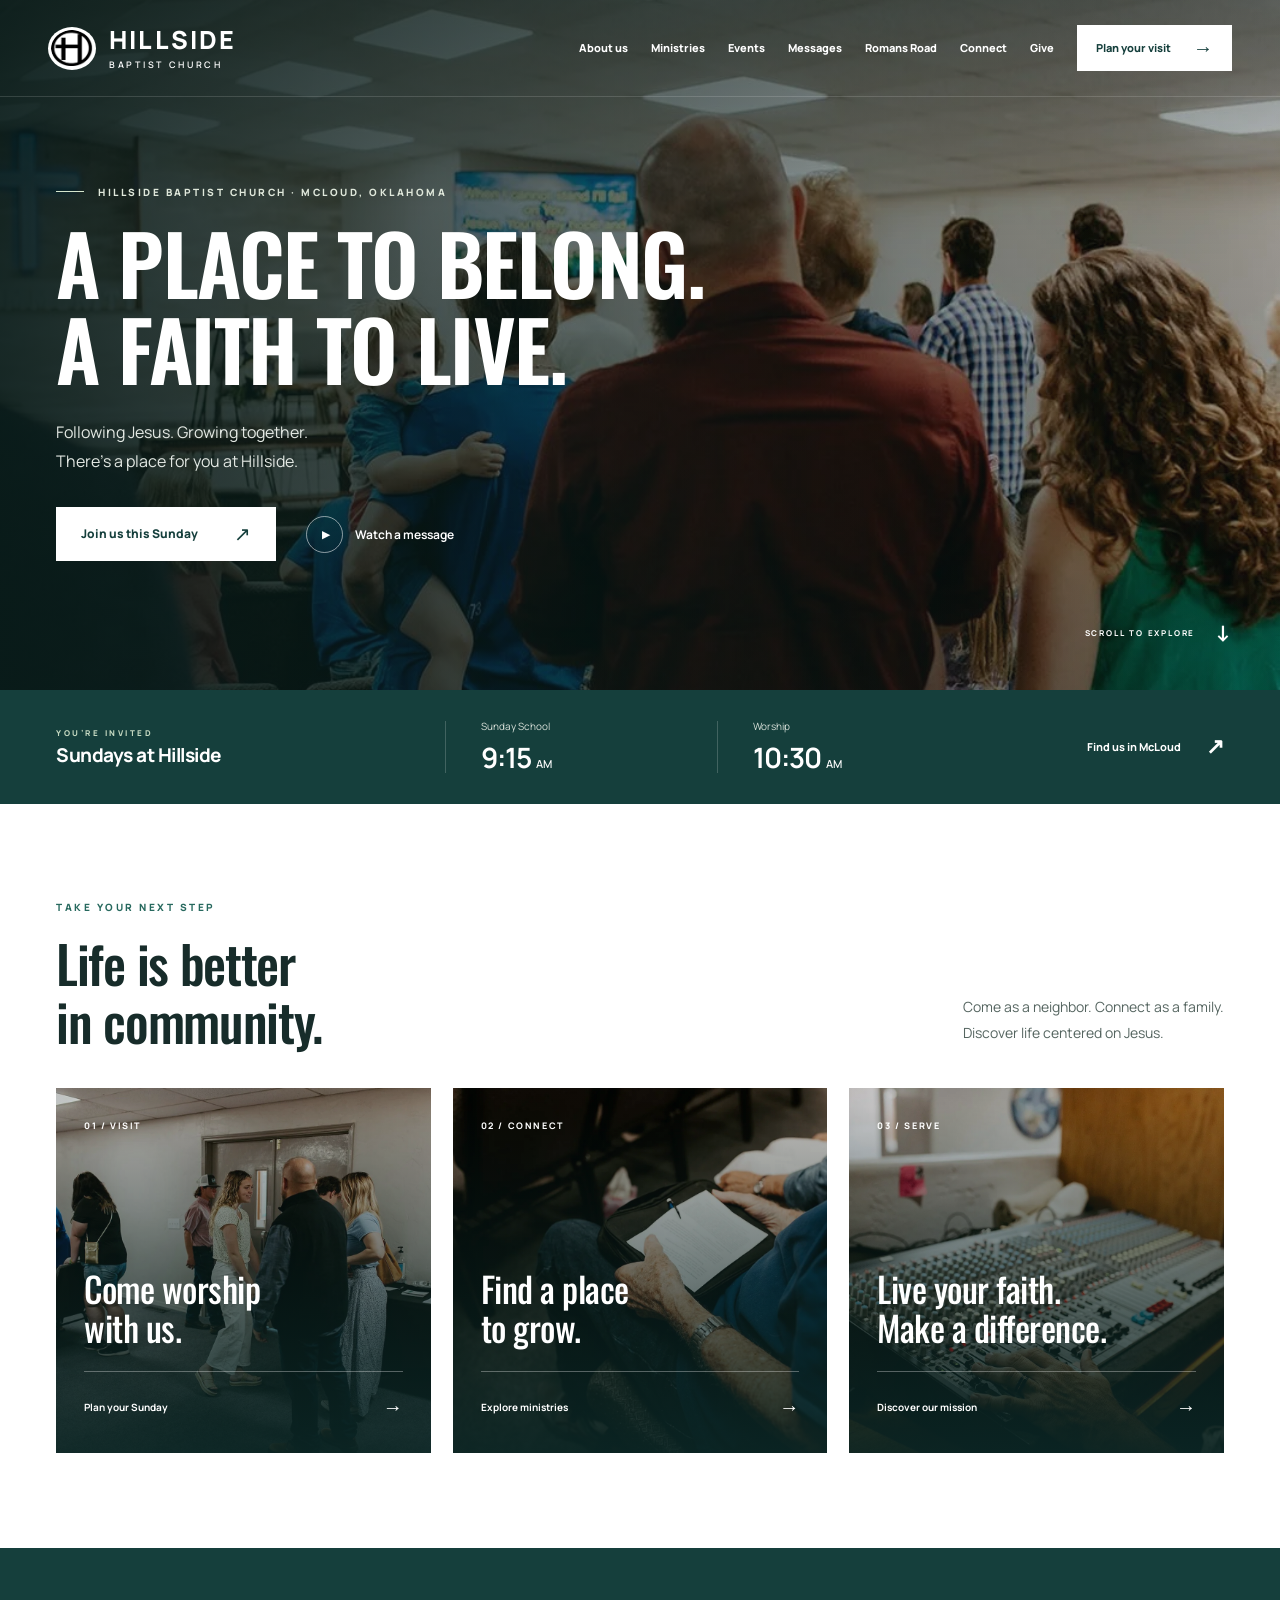
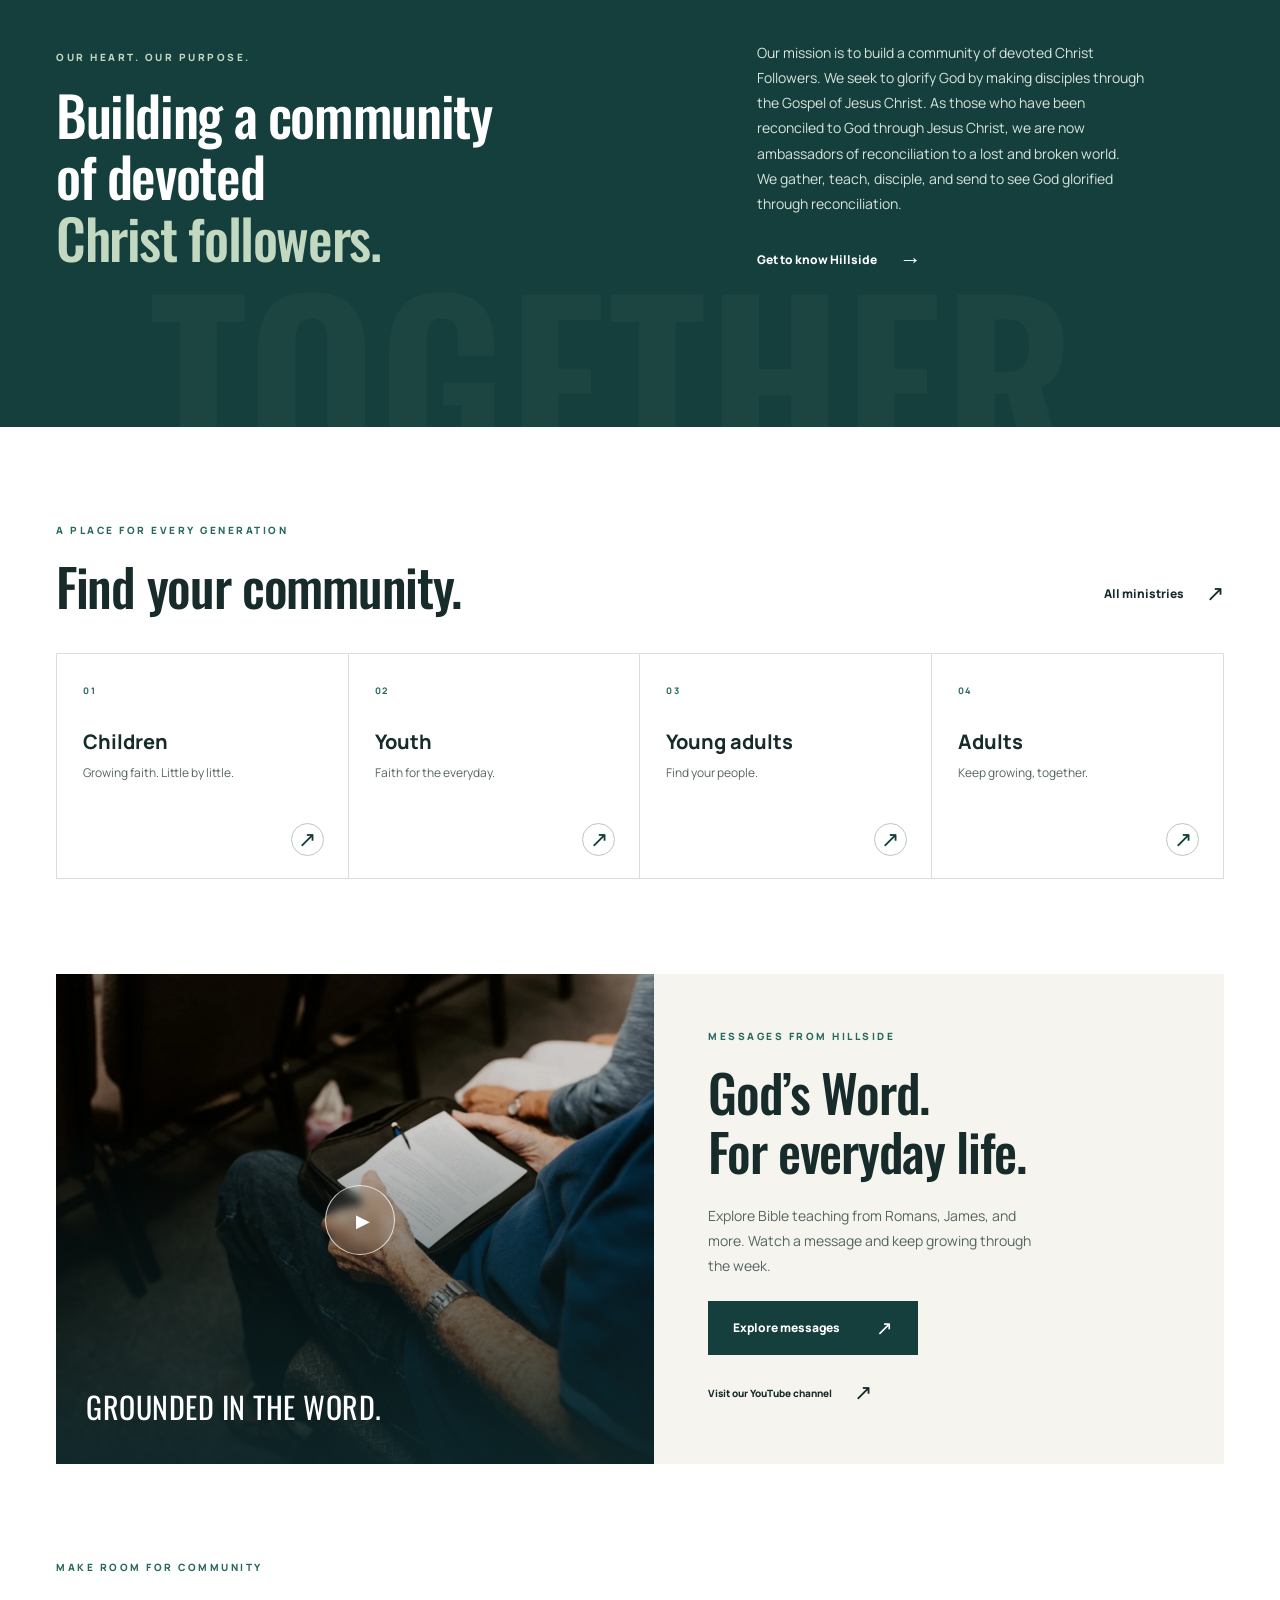
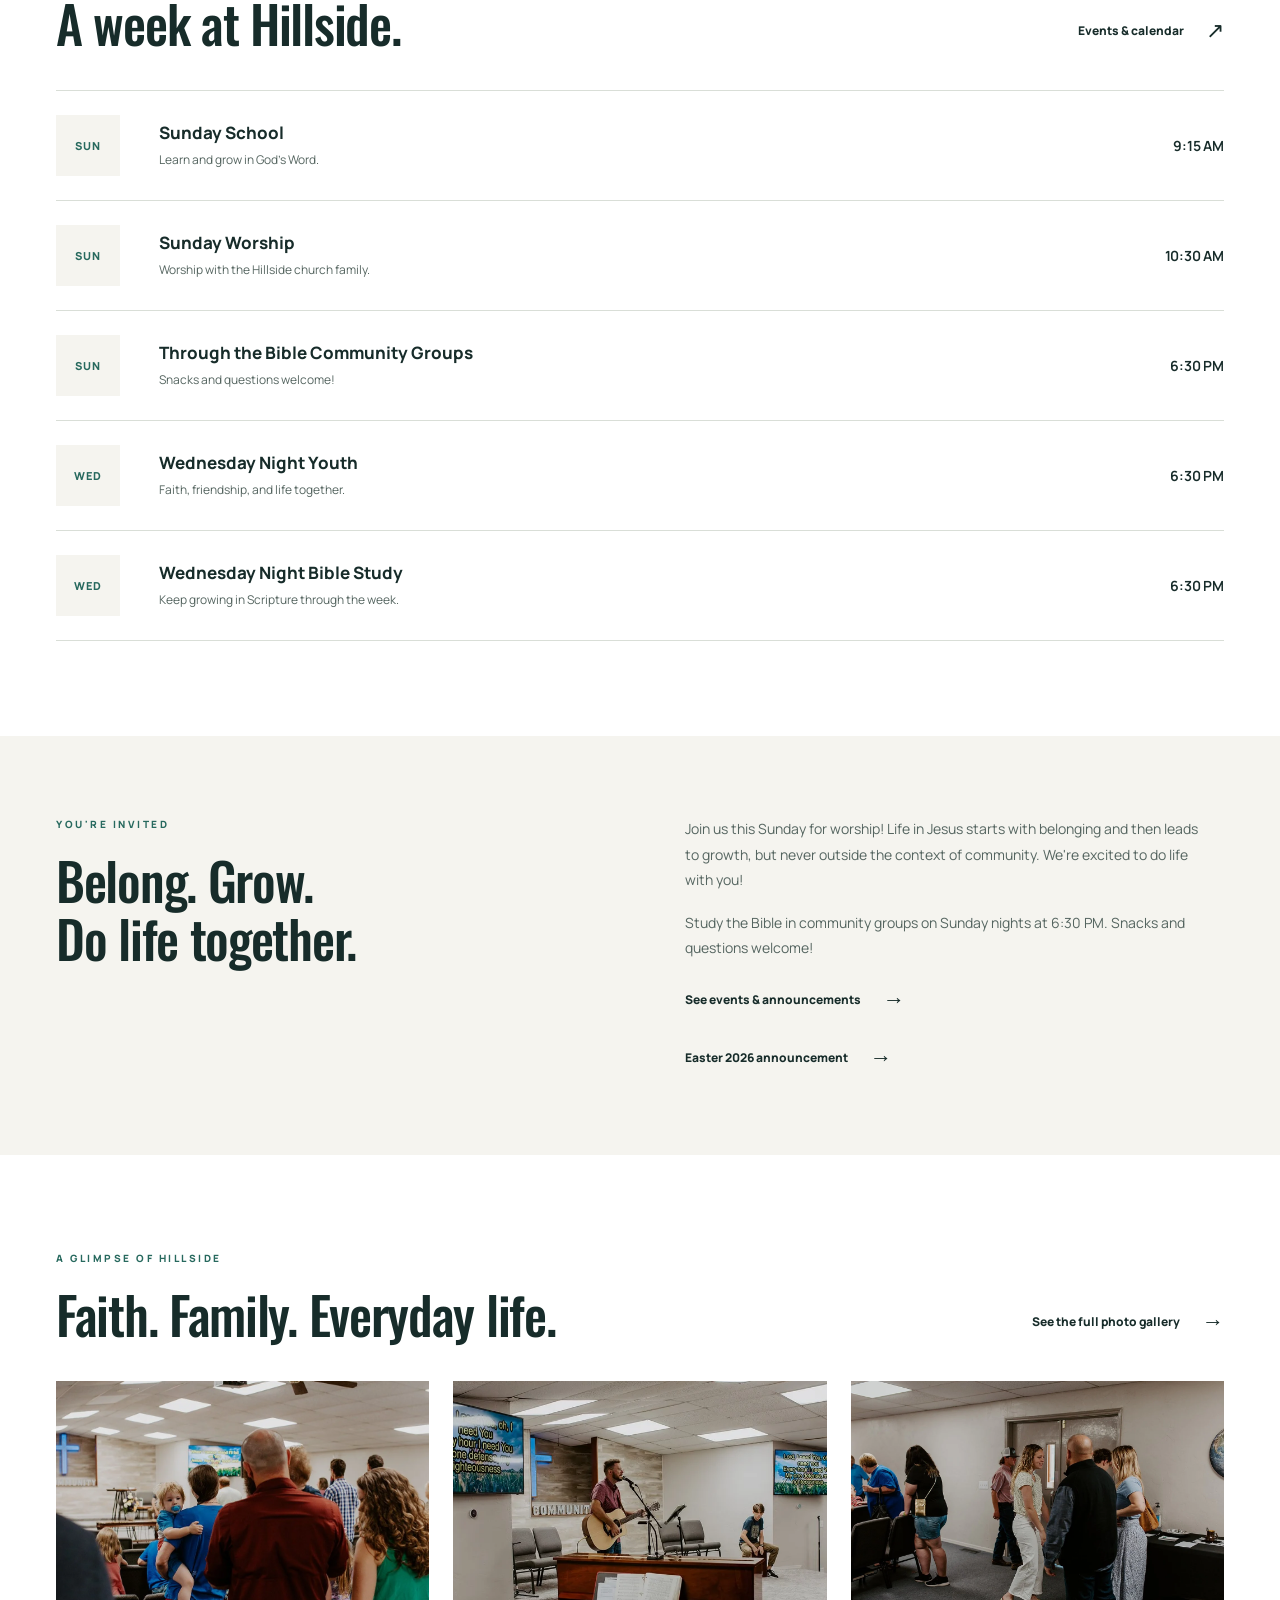
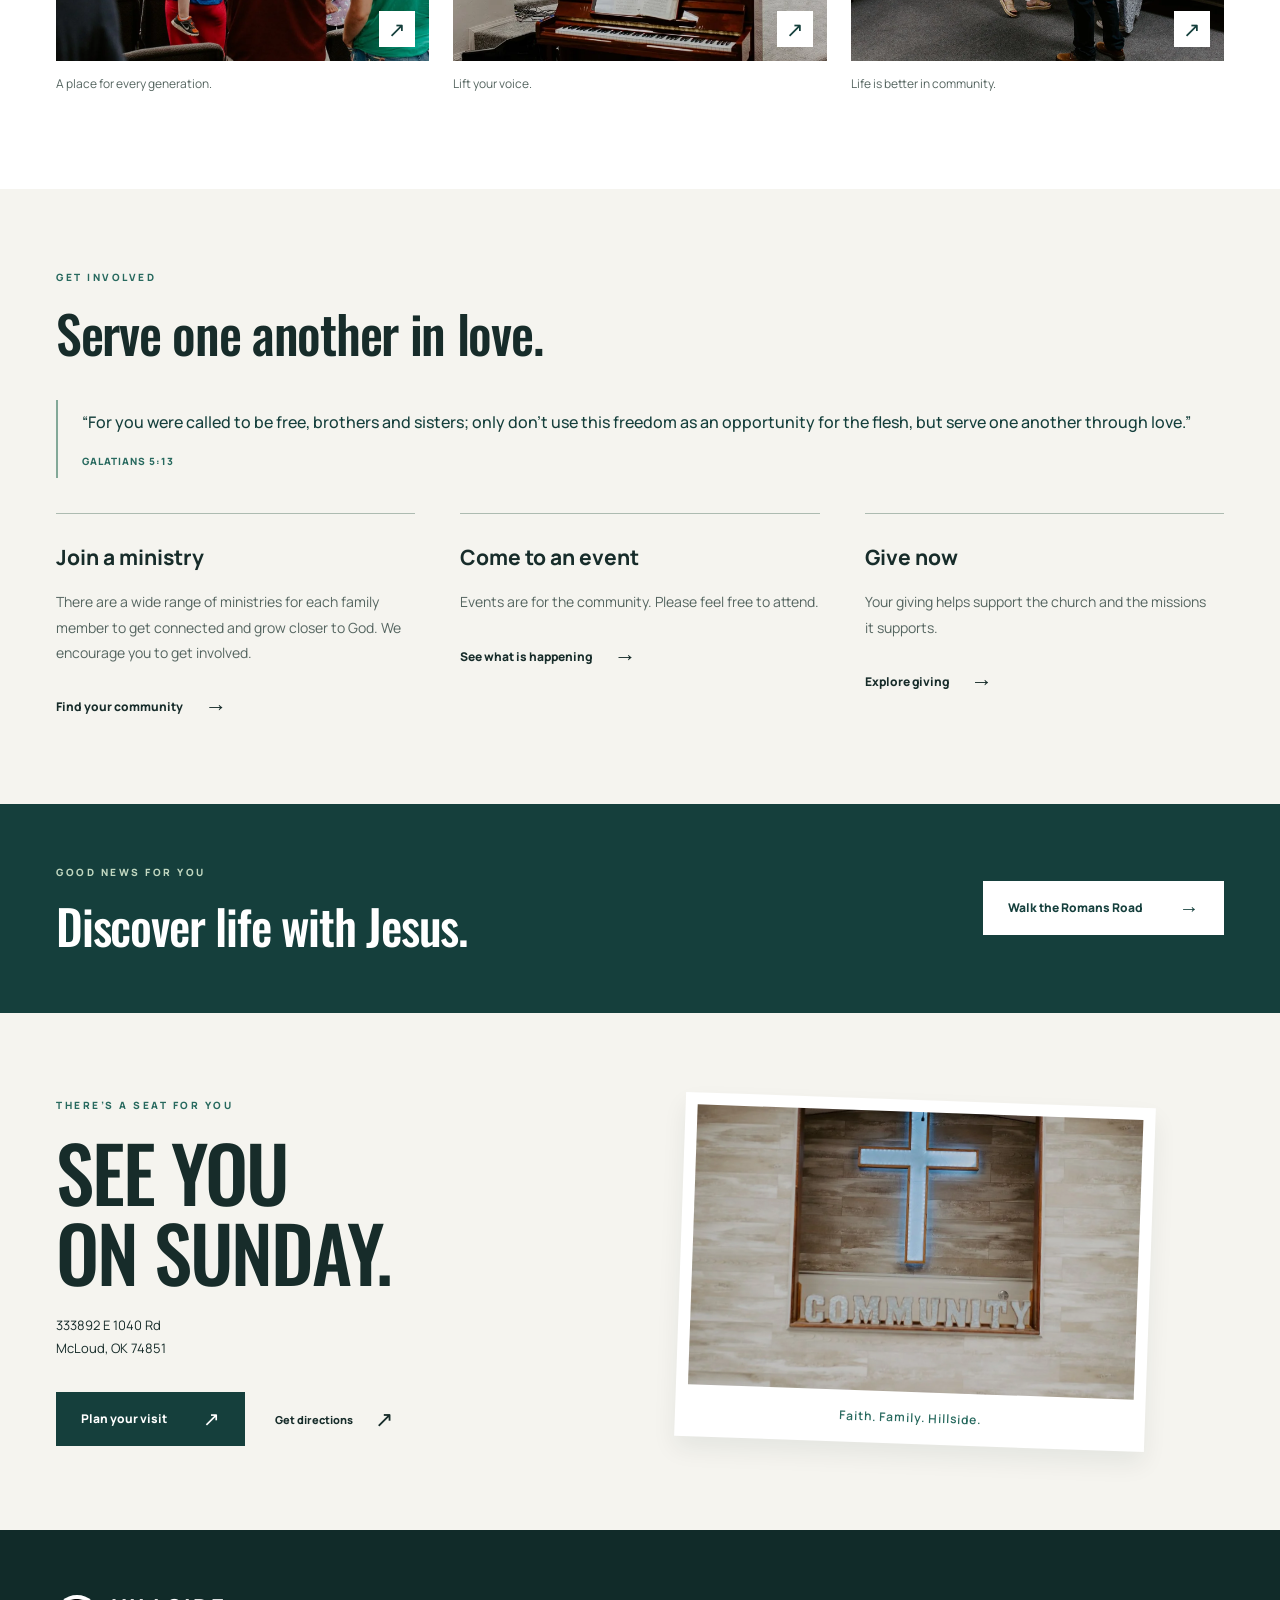
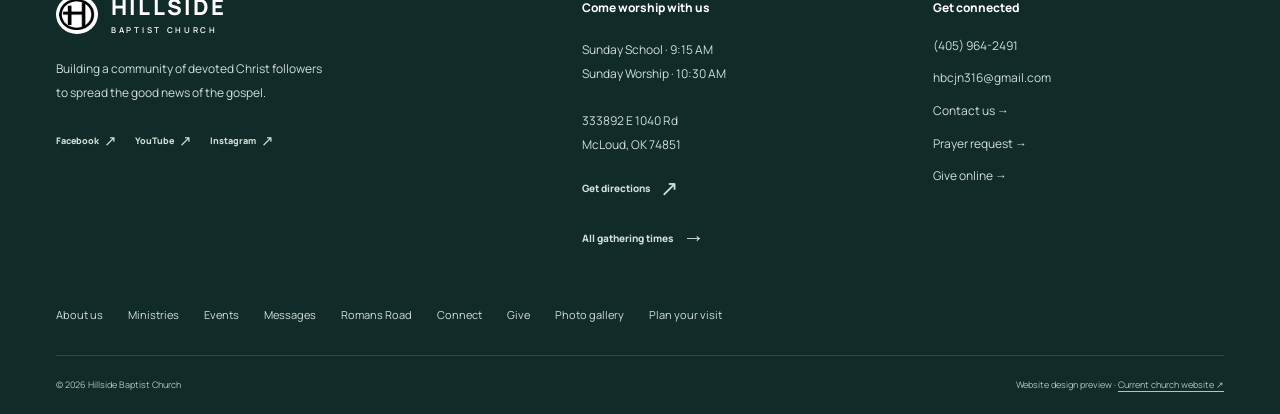
<file: index.html>
<!doctype html>
<html lang="en"><head><meta charset="utf-8"><meta name="viewport" content="width=device-width, initial-scale=1"><title>Welcome to Hillside | Hillside Baptist Church</title><meta name="description" content="A church family in McLoud, Oklahoma. Join Hillside Baptist Church for Sunday School at 9:15 AM and worship at 10:30 AM."><meta name="robots" content="noindex, nofollow"><meta name="theme-color" content="#153f3c"><link rel="icon" href="hillside-h-logo.png"><link rel="stylesheet" href="styles.css"><script src="script.js" defer></script></head><body class="home"><a class="skip-link" href="#main">Skip to content</a><header class="site-header over-hero"><div class="header-inner"><a class="brand" href="index.html" aria-label="Hillside Baptist Church home"><img src="hillside-h-logo.png" width="49" height="43" alt=""><span>HILLSIDE<small>BAPTIST CHURCH</small></span></a><button class="menu-toggle" aria-expanded="false" aria-controls="main-nav"><span>Menu</span><span class="menu-icon" aria-hidden="true">&#9776;</span></button><nav id="main-nav" aria-label="Main navigation"><a href="about.html">About us</a><a href="ministries.html">Ministries</a><a href="events.html">Events</a><a href="messages.html">Messages</a><a href="romans-road.html">Romans Road</a><a href="connect.html">Connect</a><a href="give.html">Give</a><a class="button nav-visit" href="visit.html">Plan your visit <span aria-hidden="true">&rarr;</span></a></nav></div></header><main id="main">
<section class="hero" aria-labelledby="hero-title"><img class="hero-image" src="assets/hillside-worship.jpg" alt="The Hillside church family gathered for worship" fetchpriority="high" decoding="async" width="1500" height="1000"><div class="hero-shade"></div><div class="wrap hero-content"><p class="eyebrow"><span class="small-line"></span> Hillside Baptist Church · McLoud, Oklahoma</p><h1 id="hero-title">A place to belong.<br>A faith to live.</h1><p>Following Jesus. Growing together.<br>There’s a place for you at Hillside.</p><div class="hero-actions"><a class="button button-light" href="visit.html">Join us this Sunday <span aria-hidden="true">↗</span></a><a class="hero-watch" href="messages.html"><span class="play-icon" aria-hidden="true">▶</span> Watch a message</a></div></div><a class="hero-scroll" href="#sundays" aria-label="Explore Sunday at Hillside">SCROLL TO EXPLORE <span aria-hidden="true">↓</span></a></section>
<section id="sundays" class="sunday-strip"><div class="wrap"><div><span class="eyebrow">You’re invited</span><h2>Sundays at Hillside</h2></div><div class="service-time"><span>Sunday School</span><strong>9:15 <small>AM</small></strong></div><div class="service-time"><span>Worship</span><strong>10:30 <small>AM</small></strong></div><a class="strip-link" href="https://www.google.com/maps/search/?api=1&query=Hillside+Baptist+Church+333892+E+1040+Rd+McLoud+OK+74851">Find us in McLoud <span aria-hidden="true">↗</span></a></div></section>
<section class="section wrap" id="next-steps"><div class="section-heading"><div><p class="eyebrow">Take your next step</p><h2>Life is better<br>in community.</h2></div><p>Come as a neighbor. Connect as a family.<br>Discover life centered on Jesus.</p></div><div class="journey-grid"><a class="image-card" href="visit.html"><img class="" src="assets/hillside-gathering.jpg" alt="People connecting at Hillside" loading="lazy" decoding="async" width="1500" height="1000"><div class="image-card-content"><span class="card-number">01 / VISIT</span><h3>Come worship<br>with us.</h3><span class="card-link">Plan your Sunday <span aria-hidden="true">→</span></span></div></a><a class="image-card" href="ministries.html"><img class="" src="assets/hillside-bible.jpg" alt="An open Bible during a Hillside service" loading="lazy" decoding="async" width="1500" height="1000"><div class="image-card-content"><span class="card-number">02 / CONNECT</span><h3>Find a place<br>to grow.</h3><span class="card-link">Explore ministries <span aria-hidden="true">→</span></span></div></a><a class="image-card" href="about.html#missions"><img class="" src="assets/hillside-serve.jpg" alt="A volunteer serving at Hillside’s sound board" loading="lazy" decoding="async" width="1500" height="1000"><div class="image-card-content"><span class="card-number">03 / SERVE</span><h3>Live your faith.<br>Make a difference.</h3><span class="card-link">Discover our mission <span aria-hidden="true">→</span></span></div></a></div></section>
<section class="mission-section"><div class="wrap mission-grid"><div><p class="eyebrow">Our heart. Our purpose.</p><h2>Building a community<br>of devoted<br><em>Christ followers.</em></h2></div><div class="mission-copy"><p>Our mission is to build a community of devoted Christ Followers. We seek to glorify God by making disciples through the Gospel of Jesus Christ. As those who have been reconciled to God through Jesus Christ, we are now ambassadors of reconciliation to a lost and broken world. We gather, teach, disciple, and send to see God glorified through reconciliation.</p><a class="text-link" href="about.html">Get to know Hillside <span aria-hidden="true">&rarr;</span></a></div></div><span class="mission-word" aria-hidden="true">TOGETHER.</span></section>
<section class="section wrap"><div class="section-heading"><div><p class="eyebrow">A place for every generation</p><h2>Find your community.</h2></div><a class="text-link" href="ministries.html">All ministries <span aria-hidden="true">↗</span></a></div><div class="ministry-grid"><a class="ministry-card" href="ministries.html#children"><span class="card-number">01</span><h3>Children</h3><p>Growing faith. Little by little.</p><span class="round-arrow" aria-hidden="true">↗</span></a><a class="ministry-card" href="ministries.html#youth"><span class="card-number">02</span><h3>Youth</h3><p>Faith for the everyday.</p><span class="round-arrow" aria-hidden="true">↗</span></a><a class="ministry-card" href="ministries.html#young-adults"><span class="card-number">03</span><h3>Young adults</h3><p>Find your people.</p><span class="round-arrow" aria-hidden="true">↗</span></a><a class="ministry-card" href="ministries.html#adults"><span class="card-number">04</span><h3>Adults</h3><p>Keep growing, together.</p><span class="round-arrow" aria-hidden="true">↗</span></a></div></section>
<section class="message-feature wrap"><a class="message-image" href="messages.html" aria-label="Explore messages from Hillside"><img class="" src="assets/hillside-bible.jpg" alt="Studying Scripture together at Hillside" loading="lazy" decoding="async" width="1500" height="1000"><span class="large-play" aria-hidden="true">▶</span><span class="image-label">GROUNDED IN THE WORD.</span></a><div class="message-copy"><p class="eyebrow">Messages from Hillside</p><h2>God’s Word.<br>For everyday life.</h2><p>Explore Bible teaching from Romans, James, and more. Watch a message and keep growing through the week.</p><a class="button" href="messages.html">Explore messages <span aria-hidden="true">↗</span></a><a class="text-link" href="https://www.youtube.com/channel/UCHn_ALvELTZhl1jB9Nh0KcA">Visit our YouTube channel <span aria-hidden="true">↗</span></a></div></section>
<section class="section wrap"><div class="section-heading"><div><p class="eyebrow">Make room for community</p><h2>A week at Hillside.</h2></div><a class="text-link" href="events.html">Events &amp; calendar <span aria-hidden="true">↗</span></a></div><div class="schedule-list"><div><span class="day">SUN</span><div><h3>Sunday School</h3><p>Learn and grow in God's Word.</p></div><span class="time">9:15 AM</span></div><div><span class="day">SUN</span><div><h3>Sunday Worship</h3><p>Worship with the Hillside church family.</p></div><span class="time">10:30 AM</span></div><div><span class="day">SUN</span><div><h3>Through the Bible Community Groups</h3><p>Snacks and questions welcome!</p></div><span class="time">6:30 PM</span></div><div><span class="day">WED</span><div><h3>Wednesday Night Youth</h3><p>Faith, friendship, and life together.</p></div><span class="time">6:30 PM</span></div><div><span class="day">WED</span><div><h3>Wednesday Night Bible Study</h3><p>Keep growing in Scripture through the week.</p></div><span class="time">6:30 PM</span></div></div></section>
<section class="soft-section"><div class="wrap split-copy"><div><p class="eyebrow">You're invited</p><h2>Belong. Grow.<br>Do life together.</h2></div><div><p>Join us this Sunday for worship! Life in Jesus starts with belonging and then leads to growth, but never outside the context of community. We're excited to do life with you!</p><p>Study the Bible in community groups on Sunday nights at 6:30 PM. Snacks and questions welcome!</p><a class="text-link" href="events.html">See events &amp; announcements <span aria-hidden="true">&rarr;</span></a><a class="text-link" href="events.html#easter-2026">Easter 2026 announcement <span aria-hidden="true">&rarr;</span></a></div></div></section><section class="section wrap"><div class="section-heading"><div><p class="eyebrow">A glimpse of Hillside</p><h2>Faith. Family. Everyday life.</h2></div><a class="text-link" href="gallery.html">See the full photo gallery <span aria-hidden="true">&rarr;</span></a></div><div class="photo-grid"><figure><a href="assets/hillside-worship.jpg" data-gallery data-caption="A place for every generation." aria-label="Enlarge photo: The Hillside church family worshiping together"><img src="assets/hillside-worship.jpg" alt="The Hillside church family worshiping together" class="" loading="lazy" decoding="async" width="1500" height="1000"><span class="photo-enlarge" aria-hidden="true">&nearr;</span></a><figcaption>A place for every generation.</figcaption></figure><figure><a href="assets/hillside-praise.jpg" data-gallery data-caption="Lift your voice." aria-label="Enlarge photo: Guitar and piano in the Hillside worship space"><img src="assets/hillside-praise.jpg" alt="Guitar and piano in the Hillside worship space" class="" loading="lazy" decoding="async" width="1500" height="1000"><span class="photo-enlarge" aria-hidden="true">&nearr;</span></a><figcaption>Lift your voice.</figcaption></figure><figure><a href="assets/hillside-gathering.jpg" data-gallery data-caption="Life is better in community." aria-label="Enlarge photo: People enjoying fellowship inside Hillside"><img src="assets/hillside-gathering.jpg" alt="People enjoying fellowship inside Hillside" class="" loading="lazy" decoding="async" width="1500" height="1000"><span class="photo-enlarge" aria-hidden="true">&nearr;</span></a><figcaption>Life is better in community.</figcaption></figure></div></section><section class="soft-section"><div class="wrap"><div class="section-heading"><div><p class="eyebrow">Get involved</p><h2>Serve one another in love.</h2></div></div><blockquote class="scripture"><p>&ldquo;For you were called to be free, brothers and sisters; only don’t use this freedom as an opportunity for the flesh, but serve one another through love.&rdquo;</p><cite>Galatians 5:13</cite></blockquote><div class="action-grid"><article><h3>Join a ministry</h3><p>There are a wide range of ministries for each family member to get connected and grow closer to God. We encourage you to get involved.</p><a class="text-link" href="ministries.html">Find your community <span aria-hidden="true">&rarr;</span></a></article><article><h3>Come to an event</h3><p>Events are for the community. Please feel free to attend.</p><a class="text-link" href="events.html">See what is happening <span aria-hidden="true">&rarr;</span></a></article><article><h3>Give now</h3><p>Your giving helps support the church and the missions it supports.</p><a class="text-link" href="give.html">Explore giving <span aria-hidden="true">&rarr;</span></a></article></div></div></section><section class="gospel-band"><div class="wrap"><div><p class="eyebrow">Good news for you</p><h2>Discover life with Jesus.</h2></div><a class="button button-light" href="romans-road.html">Walk the Romans Road <span aria-hidden="true">&rarr;</span></a></div></section><section class="visit-home"><div class="wrap visit-grid"><div><p class="eyebrow">There’s a seat for you</p><h2>See you<br>on Sunday.</h2><p>333892 E 1040 Rd<br>McLoud, OK 74851</p><div class="hero-actions"><a class="button" href="visit.html">Plan your visit <span aria-hidden="true">↗</span></a><a class="text-link" href="https://www.google.com/maps/search/?api=1&query=Hillside+Baptist+Church+333892+E+1040+Rd+McLoud+OK+74851">Get directions <span aria-hidden="true">↗</span></a></div></div><div class="visit-photo"><img class="" src="assets/hillside-cross.jpg" alt="The cross and community sign inside Hillside" loading="lazy" decoding="async" width="1500" height="1000"><span class="photo-note">Faith. Family. Hillside.</span></div></div></section><dialog class="lightbox" aria-labelledby="lightbox-caption"><button class="lightbox-close" type="button" aria-label="Close photo">&times;</button><img src="assets/hillside-world.jpg" alt=""><div class="lightbox-bar"><button type="button" data-photo-prev aria-label="Previous photo">&larr;</button><p id="lightbox-caption"></p><button type="button" data-photo-next aria-label="Next photo">&rarr;</button></div></dialog></main><footer class="site-footer"><div class="wrap footer-grid"><div><a class="brand" href="index.html" aria-label="Hillside Baptist Church home"><img src="hillside-h-logo.png" width="49" height="43" alt=""><span>HILLSIDE<small>BAPTIST CHURCH</small></span></a><p>Building a community of devoted Christ followers<br>to spread the good news of the gospel.</p><div class="social-links"><a class="text-link" href="https://www.facebook.com/hbcmcloud/">Facebook <span aria-hidden="true">&nearr;</span></a><a class="text-link" href="https://www.youtube.com/channel/UCHn_ALvELTZhl1jB9Nh0KcA">YouTube <span aria-hidden="true">&nearr;</span></a><a class="text-link" href="https://www.instagram.com/hbcmcloud">Instagram <span aria-hidden="true">&nearr;</span></a></div></div><div><h2>Come worship with us</h2><p>Sunday School &middot; 9:15 AM<br>Sunday Worship &middot; 10:30 AM</p><p>333892 E 1040 Rd<br>McLoud, OK 74851</p><a class="text-link" href="https://maps.app.goo.gl/67DMKajYYq21WJ9SA">Get directions <span aria-hidden="true">&nearr;</span></a><a class="text-link" href="events.html">All gathering times <span aria-hidden="true">&rarr;</span></a></div><div><h2>Get connected</h2><a href="tel:+14059642491">(405) 964-2491</a><a href="mailto:hbcjn316@gmail.com">hbcjn316@gmail.com</a><a href="contact.html">Contact us <span aria-hidden="true">&rarr;</span></a><a href="prayer.html">Prayer request <span aria-hidden="true">&rarr;</span></a><a href="give.html">Give online <span aria-hidden="true">&rarr;</span></a></div></div><nav class="wrap footer-pages" aria-label="Explore Hillside"><a href="about.html">About us</a><a href="ministries.html">Ministries</a><a href="events.html">Events</a><a href="messages.html">Messages</a><a href="romans-road.html">Romans Road</a><a href="connect.html">Connect</a><a href="give.html">Give</a><a href="gallery.html">Photo gallery</a><a href="visit.html">Plan your visit</a></nav><div class="wrap footer-bottom"><span>&copy; 2026 Hillside Baptist Church</span><span>Website design preview &middot; <a href="https://www.hbcmcloud.org/">Current church website <span aria-hidden="true">&nearr;</span></a></span></div></footer></body></html>
</file>
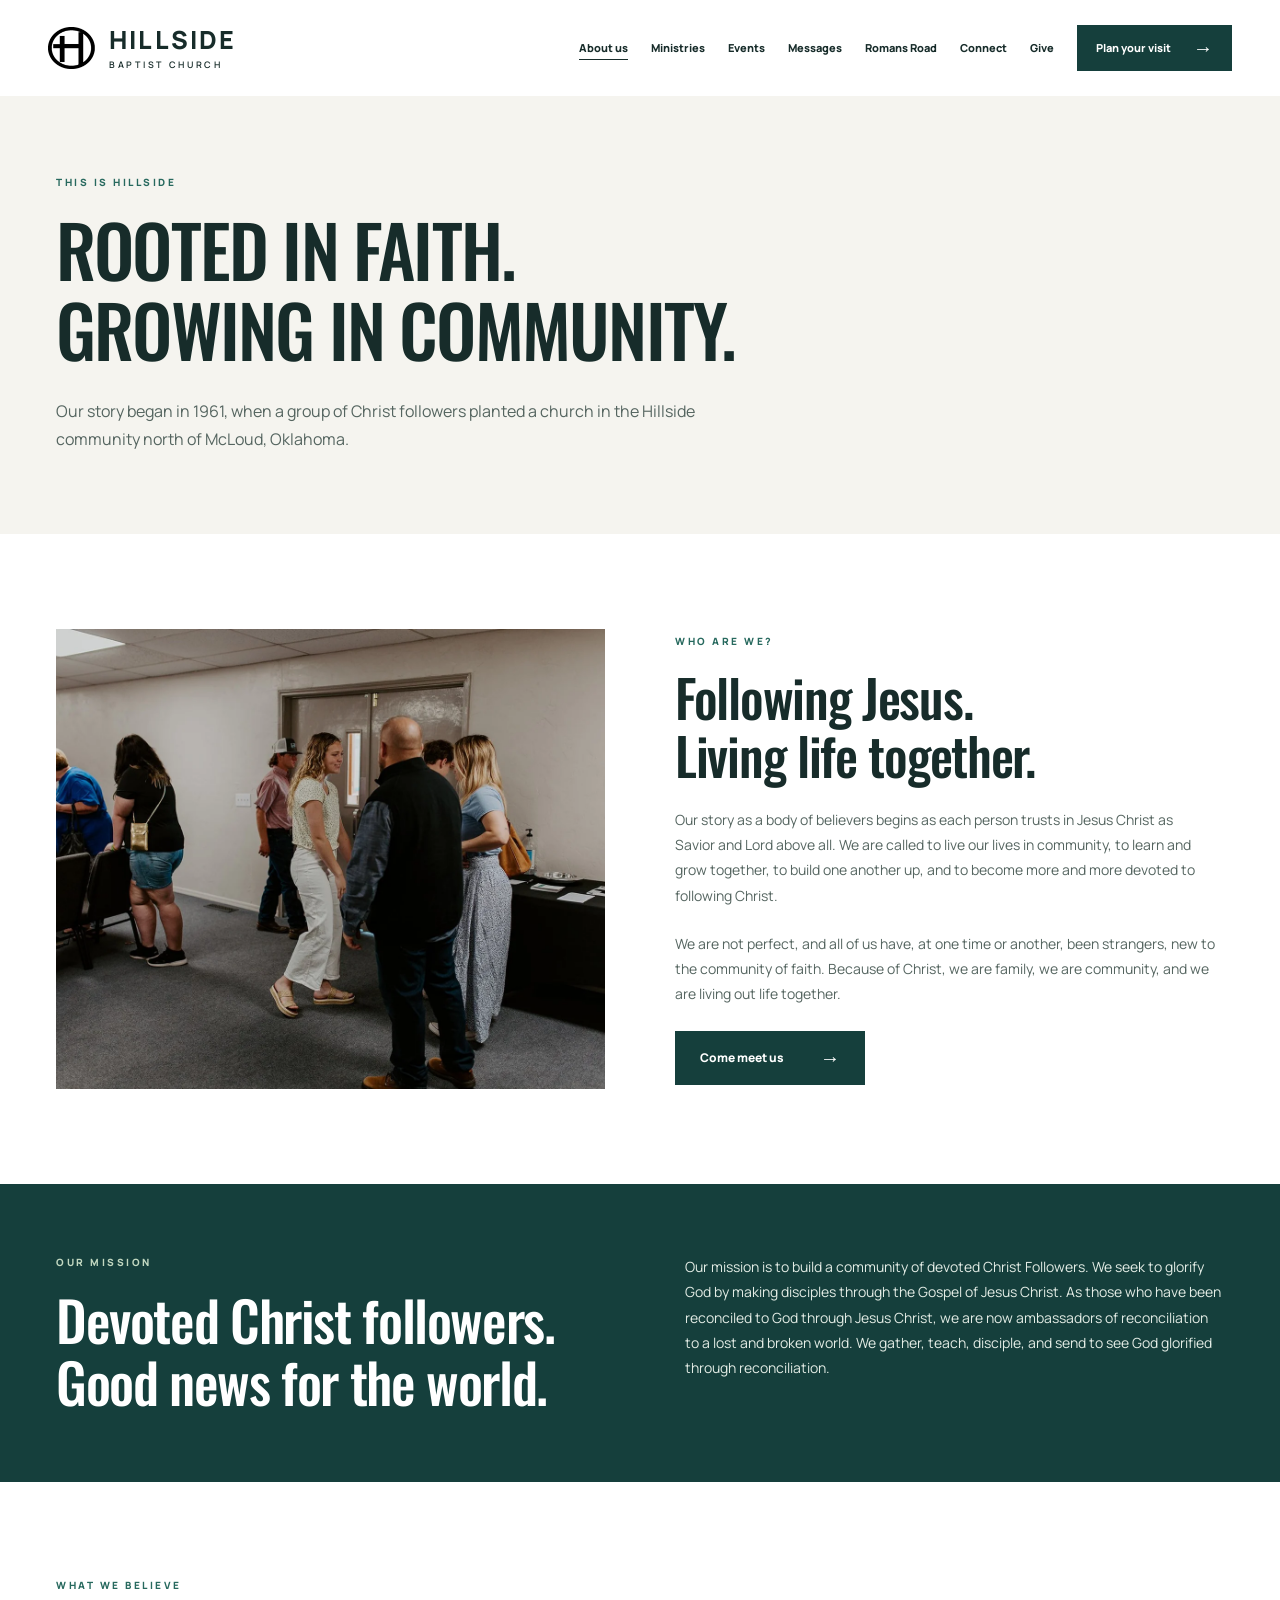
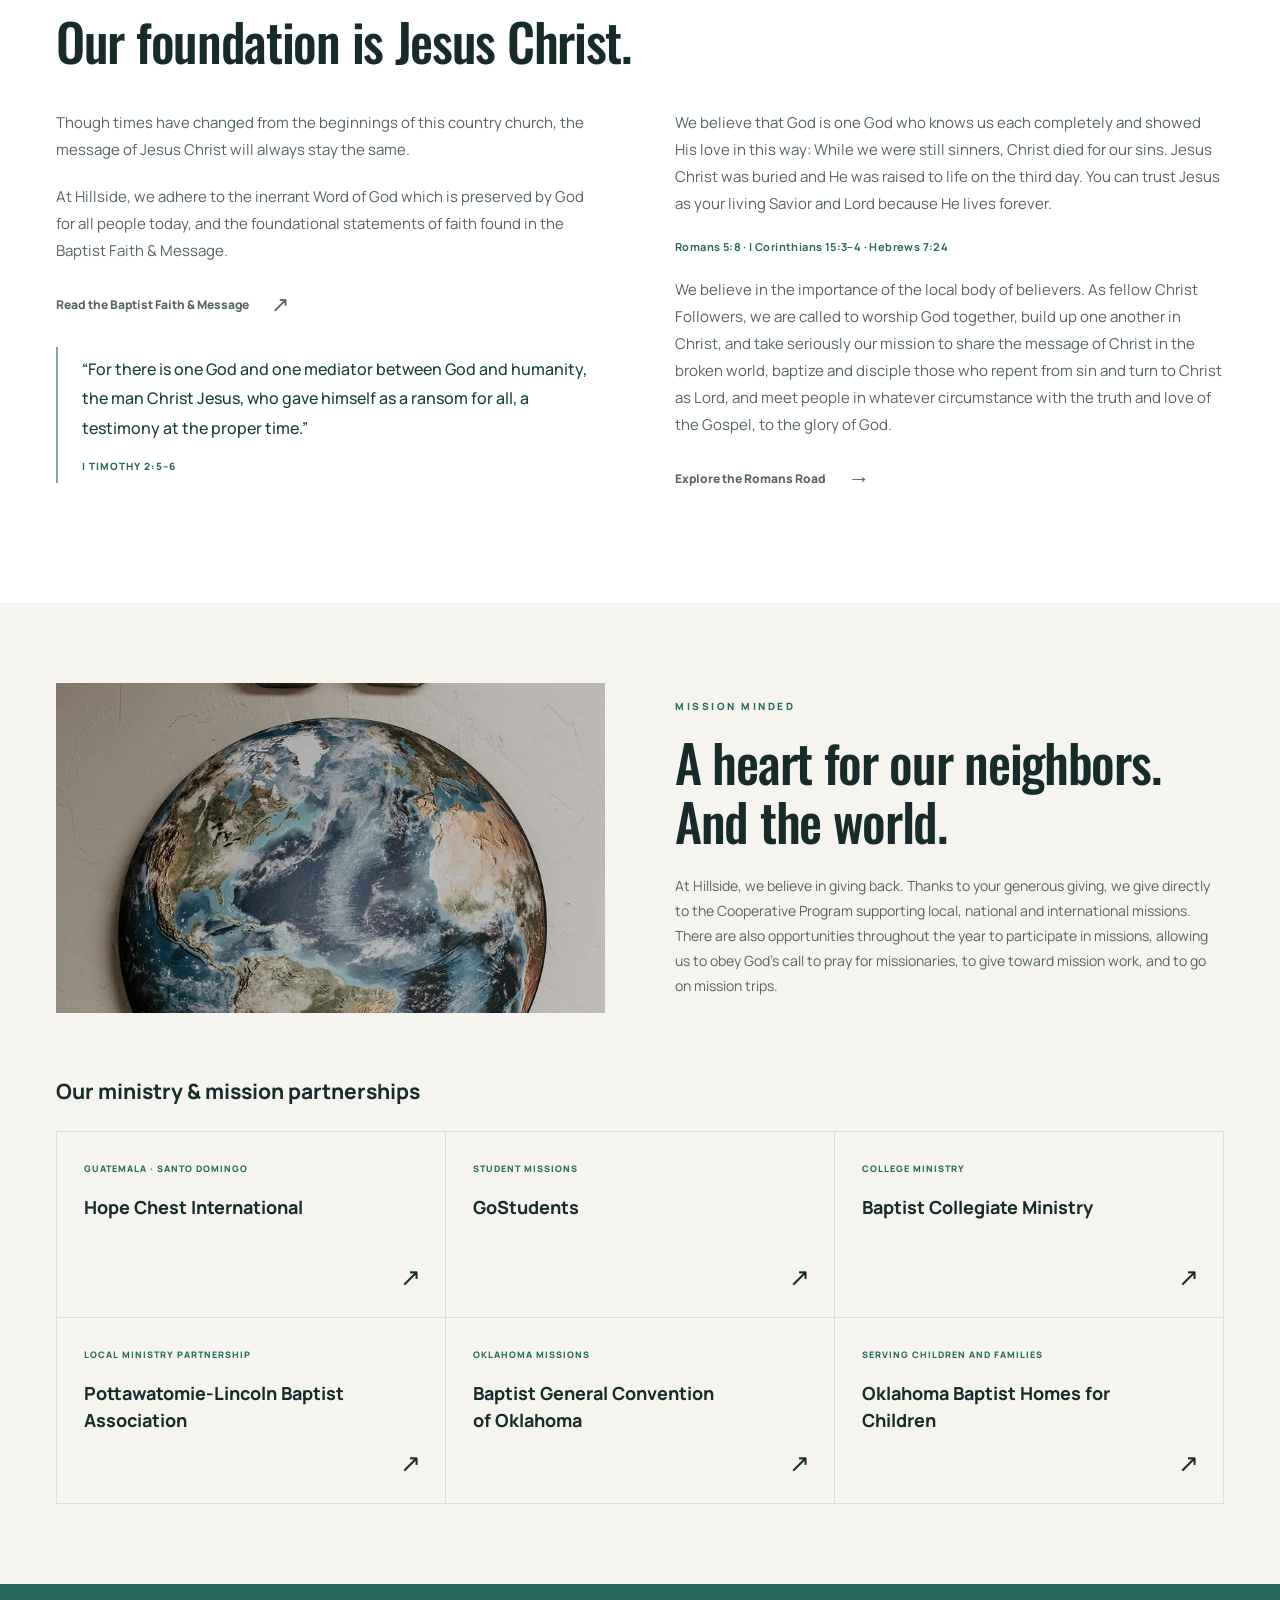
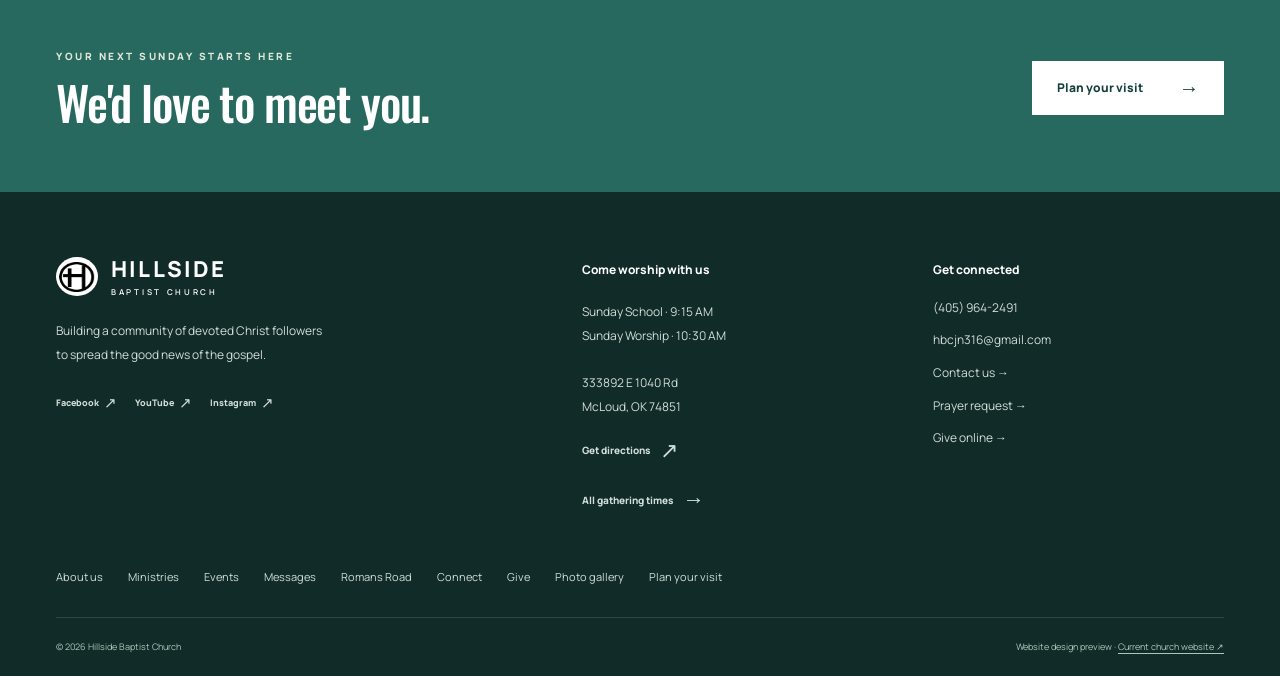
<file: about.html>
<!doctype html>
<html lang="en"><head><meta charset="utf-8"><meta name="viewport" content="width=device-width, initial-scale=1"><title>About us | Hillside Baptist Church</title><meta name="description" content="Our story, beliefs, mission, and ministry partnerships at Hillside Baptist Church in McLoud."><meta name="robots" content="noindex, nofollow"><meta name="theme-color" content="#153f3c"><link rel="icon" href="hillside-h-logo.png"><link rel="stylesheet" href="styles.css"><script src="script.js" defer></script></head><body class="inner-page"><a class="skip-link" href="#main">Skip to content</a><header class="site-header "><div class="header-inner"><a class="brand" href="index.html" aria-label="Hillside Baptist Church home"><img src="hillside-h-logo.png" width="49" height="43" alt=""><span>HILLSIDE<small>BAPTIST CHURCH</small></span></a><button class="menu-toggle" aria-expanded="false" aria-controls="main-nav"><span>Menu</span><span class="menu-icon" aria-hidden="true">&#9776;</span></button><nav id="main-nav" aria-label="Main navigation"><a href="about.html" aria-current="page">About us</a><a href="ministries.html">Ministries</a><a href="events.html">Events</a><a href="messages.html">Messages</a><a href="romans-road.html">Romans Road</a><a href="connect.html">Connect</a><a href="give.html">Give</a><a class="button nav-visit" href="visit.html">Plan your visit <span aria-hidden="true">&rarr;</span></a></nav></div></header><main id="main"><section class="page-intro"><div class="wrap"><p class="eyebrow">This is Hillside</p><h1>Rooted in faith.<br>Growing in community.</h1><p class="intro-copy">Our story began in 1961, when a group of Christ followers planted a church in the Hillside community north of McLoud, Oklahoma.</p></div></section><section class="section wrap split-section"><img src="assets/hillside-gathering.jpg" alt="Fellowship at Hillside Baptist Church" class="" loading="lazy" decoding="async" width="1500" height="1000"><div><p class="eyebrow">Who are we?</p><h2>Following Jesus.<br>Living life together.</h2><p>Our story as a body of believers begins as each person trusts in Jesus Christ as Savior and Lord above all. We are called to live our lives in community, to learn and grow together, to build one another up, and to become more and more devoted to following Christ.</p><p>We are not perfect, and all of us have, at one time or another, been strangers, new to the community of faith. Because of Christ, we are family, we are community, and we are living out life together.</p><a class="button" href="visit.html">Come meet us <span aria-hidden="true">&rarr;</span></a></div></section><section class="mission-section compact-mission"><div class="wrap split-copy"><div><p class="eyebrow">Our mission</p><h2>Devoted Christ followers.<br>Good news for the world.</h2></div><div class="prose"><p>Our mission is to build a community of devoted Christ Followers. We seek to glorify God by making disciples through the Gospel of Jesus Christ. As those who have been reconciled to God through Jesus Christ, we are now ambassadors of reconciliation to a lost and broken world. We gather, teach, disciple, and send to see God glorified through reconciliation.</p></div></div></section><section class="section wrap" id="beliefs"><div class="section-heading"><div><p class="eyebrow">What we believe</p><h2>Our foundation is Jesus Christ.</h2></div></div><div class="beliefs-grid"><div class="prose"><p>Though times have changed from the beginnings of this country church, the message of Jesus Christ will always stay the same.</p><p>At Hillside, we adhere to the inerrant Word of God which is preserved by God for all people today, and the foundational statements of faith found in the Baptist Faith &amp; Message.</p><a class="text-link" href="https://bfm.sbc.net/bfm2000/">Read the Baptist Faith &amp; Message <span aria-hidden="true">&nearr;</span></a><blockquote class="scripture"><p>&ldquo;For there is one God and one mediator between God and humanity, the man Christ Jesus, who gave himself as a ransom for all, a testimony at the proper time.&rdquo;</p><cite>I Timothy 2:5–6</cite></blockquote></div><div class="prose"><p>We believe that God is one God who knows us each completely and showed His love in this way: While we were still sinners, Christ died for our sins. Jesus Christ was buried and He was raised to life on the third day. You can trust Jesus as your living Savior and Lord because He lives forever.</p><p class="verse-reference">Romans 5:8 &middot; I Corinthians 15:3–4 &middot; Hebrews 7:24</p><p>We believe in the importance of the local body of believers. As fellow Christ Followers, we are called to worship God together, build up one another in Christ, and take seriously our mission to share the message of Christ in the broken world, baptize and disciple those who repent from sin and turn to Christ as Lord, and meet people in whatever circumstance with the truth and love of the Gospel, to the glory of God.</p><a class="text-link" href="romans-road.html">Explore the Romans Road <span aria-hidden="true">&rarr;</span></a></div></div></section><section class="soft-section" id="missions"><div class="wrap"><div class="split-section mission-partners-intro"><img src="assets/hillside-world.jpg" alt="A globe displayed at Hillside" class="" loading="lazy" decoding="async" width="1500" height="1000"><div><p class="eyebrow">Mission minded</p><h2>A heart for our neighbors.<br>And the world.</h2><p>At Hillside, we believe in giving back. Thanks to your generous giving, we give directly to the Cooperative Program supporting local, national and international missions. There are also opportunities throughout the year to participate in missions, allowing us to obey God’s call to pray for missionaries, to give toward mission work, and to go on mission trips.</p></div></div><h3 class="partners-heading">Our ministry &amp; mission partnerships</h3><div class="partner-grid"><a class="partner-card" href="https://www.hopechest.org/santo-domingo-3/"><span>Guatemala · Santo Domingo</span><h3>Hope Chest International</h3><span aria-hidden="true">&nearr;</span></a><a class="partner-card" href="https://www.oklahomabaptists.org/gostudents/"><span>Student missions</span><h3>GoStudents</h3><span aria-hidden="true">&nearr;</span></a><a class="partner-card" href="https://www.oklahomabaptists.org/bcm/"><span>College ministry</span><h3>Baptist Collegiate Ministry</h3><span aria-hidden="true">&nearr;</span></a><a class="partner-card" href="http://www.plba.org"><span>Local ministry partnership</span><h3>Pottawatomie-Lincoln Baptist Association</h3><span aria-hidden="true">&nearr;</span></a><a class="partner-card" href="https://www.bgco.org"><span>Oklahoma missions</span><h3>Baptist General Convention of Oklahoma</h3><span aria-hidden="true">&nearr;</span></a><a class="partner-card" href="https://www.obhc.org"><span>Serving children and families</span><h3>Oklahoma Baptist Homes for Children</h3><span aria-hidden="true">&nearr;</span></a></div></div></section><section class="closing-invite"><div class="wrap"><div><p class="eyebrow">Your next Sunday starts here</p><h2>We'd love to meet you.</h2></div><a class="button button-light" href="visit.html">Plan your visit <span aria-hidden="true">&rarr;</span></a></div></section></main><footer class="site-footer"><div class="wrap footer-grid"><div><a class="brand" href="index.html" aria-label="Hillside Baptist Church home"><img src="hillside-h-logo.png" width="49" height="43" alt=""><span>HILLSIDE<small>BAPTIST CHURCH</small></span></a><p>Building a community of devoted Christ followers<br>to spread the good news of the gospel.</p><div class="social-links"><a class="text-link" href="https://www.facebook.com/hbcmcloud/">Facebook <span aria-hidden="true">&nearr;</span></a><a class="text-link" href="https://www.youtube.com/channel/UCHn_ALvELTZhl1jB9Nh0KcA">YouTube <span aria-hidden="true">&nearr;</span></a><a class="text-link" href="https://www.instagram.com/hbcmcloud">Instagram <span aria-hidden="true">&nearr;</span></a></div></div><div><h2>Come worship with us</h2><p>Sunday School &middot; 9:15 AM<br>Sunday Worship &middot; 10:30 AM</p><p>333892 E 1040 Rd<br>McLoud, OK 74851</p><a class="text-link" href="https://maps.app.goo.gl/67DMKajYYq21WJ9SA">Get directions <span aria-hidden="true">&nearr;</span></a><a class="text-link" href="events.html">All gathering times <span aria-hidden="true">&rarr;</span></a></div><div><h2>Get connected</h2><a href="tel:+14059642491">(405) 964-2491</a><a href="mailto:hbcjn316@gmail.com">hbcjn316@gmail.com</a><a href="contact.html">Contact us <span aria-hidden="true">&rarr;</span></a><a href="prayer.html">Prayer request <span aria-hidden="true">&rarr;</span></a><a href="give.html">Give online <span aria-hidden="true">&rarr;</span></a></div></div><nav class="wrap footer-pages" aria-label="Explore Hillside"><a href="about.html">About us</a><a href="ministries.html">Ministries</a><a href="events.html">Events</a><a href="messages.html">Messages</a><a href="romans-road.html">Romans Road</a><a href="connect.html">Connect</a><a href="give.html">Give</a><a href="gallery.html">Photo gallery</a><a href="visit.html">Plan your visit</a></nav><div class="wrap footer-bottom"><span>&copy; 2026 Hillside Baptist Church</span><span>Website design preview &middot; <a href="https://www.hbcmcloud.org/">Current church website <span aria-hidden="true">&nearr;</span></a></span></div></footer></body></html>
</file>
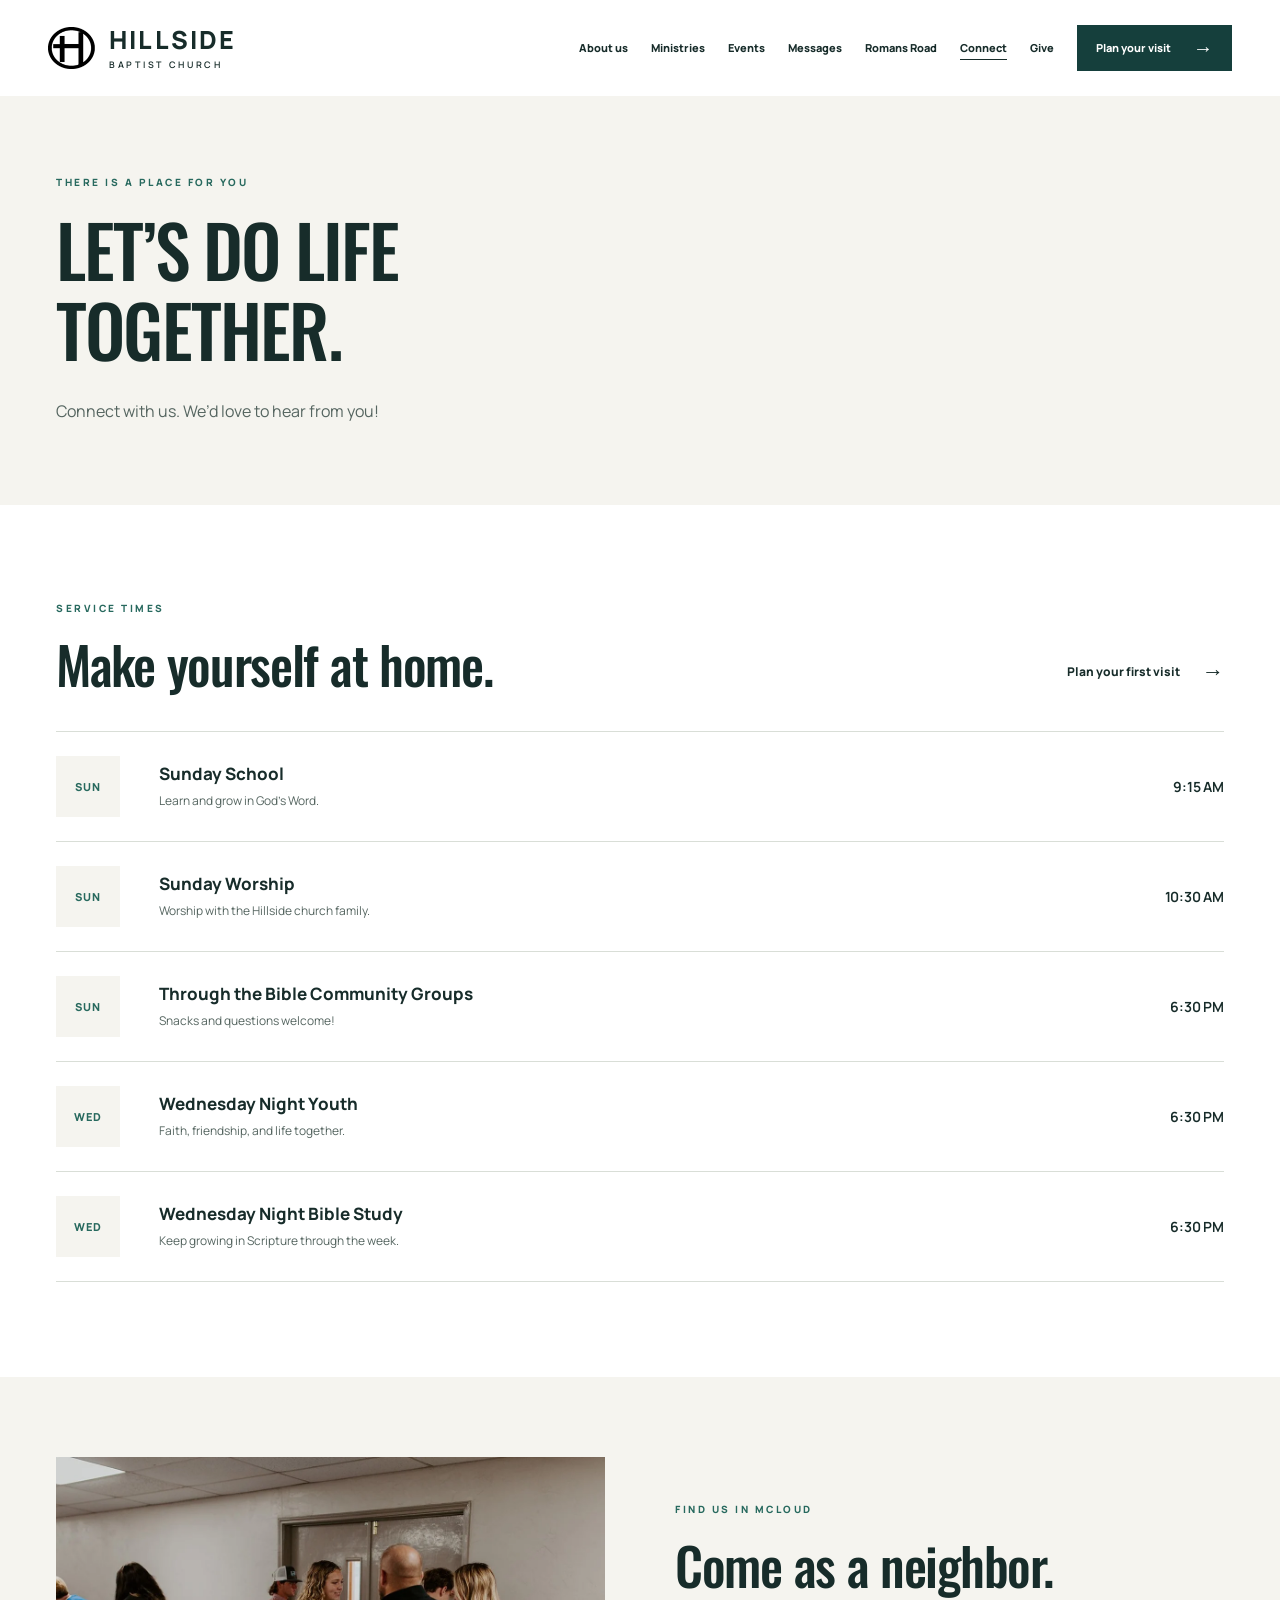
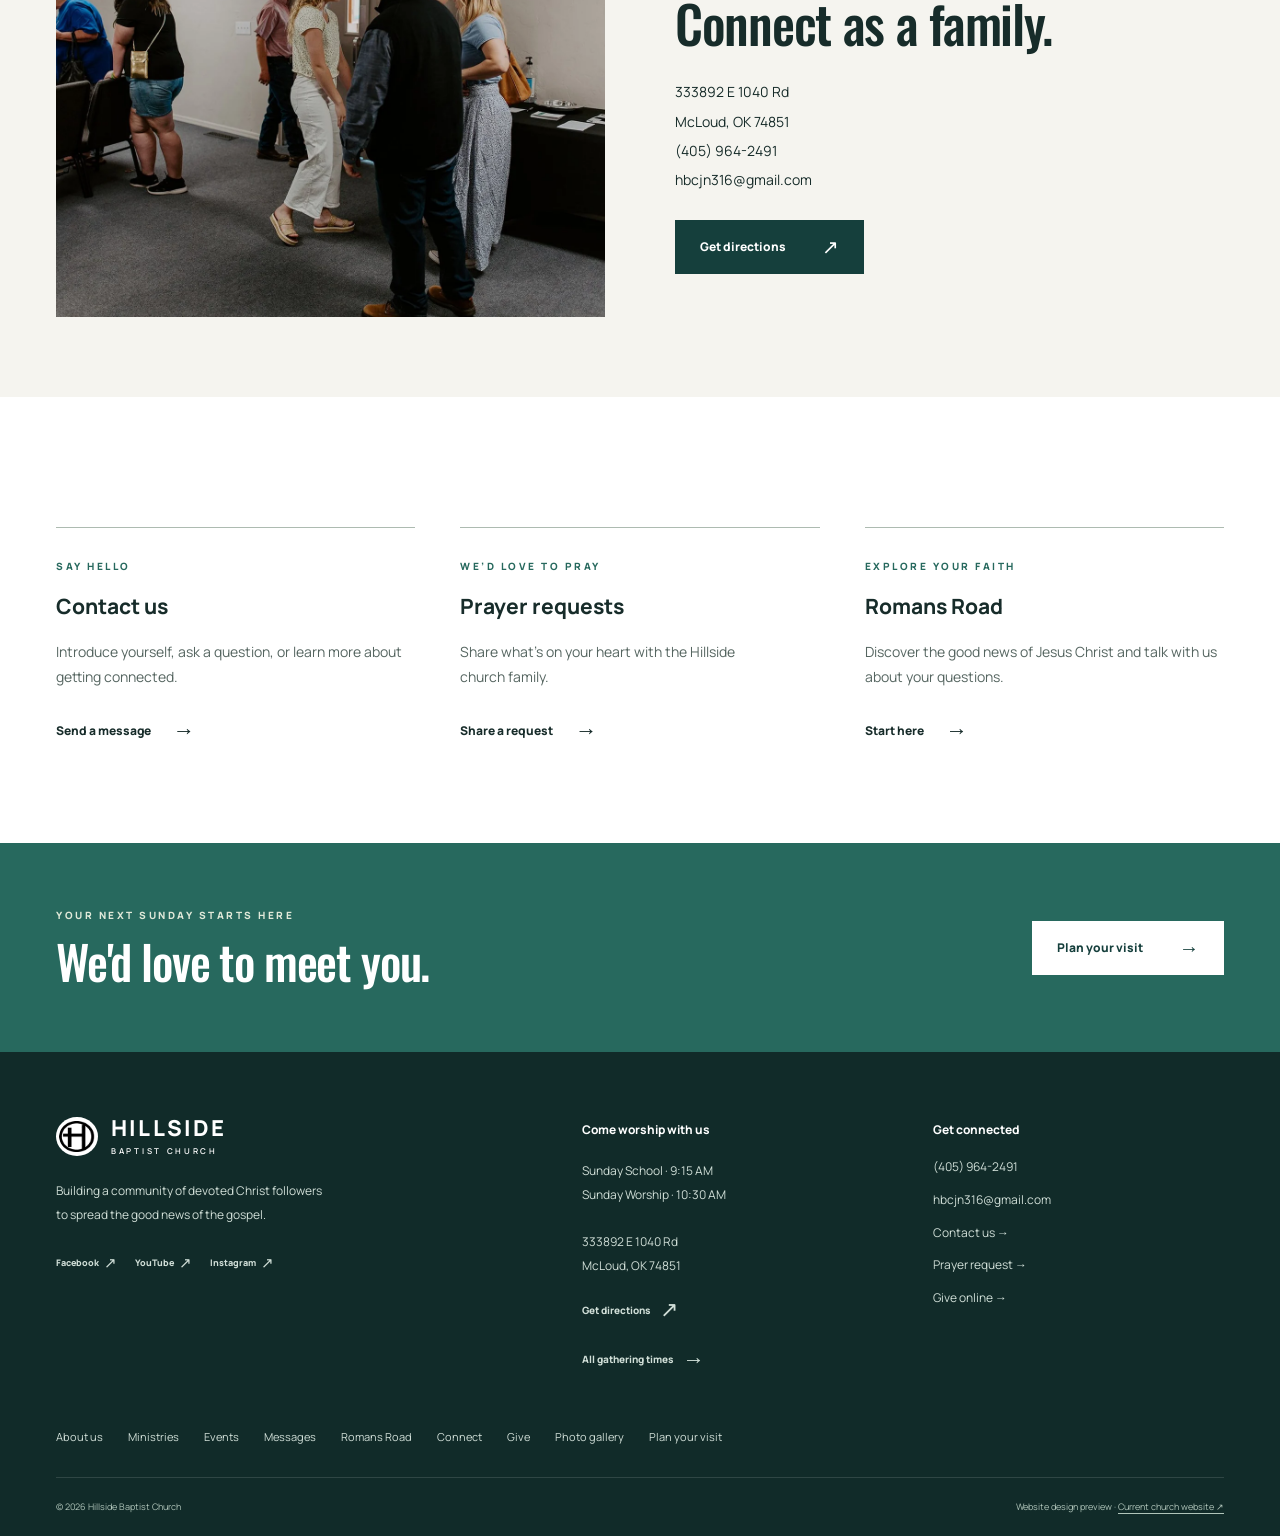
<file: connect.html>
<!doctype html>
<html lang="en"><head><meta charset="utf-8"><meta name="viewport" content="width=device-width, initial-scale=1"><title>Connect | Hillside Baptist Church</title><meta name="description" content="Service times, directions, prayer requests, and ways to connect with Hillside Baptist Church."><meta name="robots" content="noindex, nofollow"><meta name="theme-color" content="#153f3c"><link rel="icon" href="hillside-h-logo.png"><link rel="stylesheet" href="styles.css"><script src="script.js" defer></script></head><body class="inner-page"><a class="skip-link" href="#main">Skip to content</a><header class="site-header "><div class="header-inner"><a class="brand" href="index.html" aria-label="Hillside Baptist Church home"><img src="hillside-h-logo.png" width="49" height="43" alt=""><span>HILLSIDE<small>BAPTIST CHURCH</small></span></a><button class="menu-toggle" aria-expanded="false" aria-controls="main-nav"><span>Menu</span><span class="menu-icon" aria-hidden="true">&#9776;</span></button><nav id="main-nav" aria-label="Main navigation"><a href="about.html">About us</a><a href="ministries.html">Ministries</a><a href="events.html">Events</a><a href="messages.html">Messages</a><a href="romans-road.html">Romans Road</a><a href="connect.html" aria-current="page">Connect</a><a href="give.html">Give</a><a class="button nav-visit" href="visit.html">Plan your visit <span aria-hidden="true">&rarr;</span></a></nav></div></header><main id="main"><section class="page-intro"><div class="wrap"><p class="eyebrow">There is a place for you</p><h1>Let’s do life<br>together.</h1><p class="intro-copy">Connect with us. We’d love to hear from you!</p></div></section><section class="section wrap"><div class="section-heading"><div><p class="eyebrow">Service times</p><h2>Make yourself at home.</h2></div><a class="text-link" href="visit.html">Plan your first visit <span aria-hidden="true">&rarr;</span></a></div><div class="schedule-list"><div><span class="day">SUN</span><div><h3>Sunday School</h3><p>Learn and grow in God's Word.</p></div><span class="time">9:15 AM</span></div><div><span class="day">SUN</span><div><h3>Sunday Worship</h3><p>Worship with the Hillside church family.</p></div><span class="time">10:30 AM</span></div><div><span class="day">SUN</span><div><h3>Through the Bible Community Groups</h3><p>Snacks and questions welcome!</p></div><span class="time">6:30 PM</span></div><div><span class="day">WED</span><div><h3>Wednesday Night Youth</h3><p>Faith, friendship, and life together.</p></div><span class="time">6:30 PM</span></div><div><span class="day">WED</span><div><h3>Wednesday Night Bible Study</h3><p>Keep growing in Scripture through the week.</p></div><span class="time">6:30 PM</span></div></div></section><section class="soft-section"><div class="wrap split-section"><img src="assets/hillside-gathering.jpg" alt="The Hillside church family connecting in fellowship" class="" loading="lazy" decoding="async" width="1500" height="1000"><div><p class="eyebrow">Find us in McLoud</p><h2>Come as a neighbor.<br>Connect as a family.</h2><address>333892 E 1040 Rd<br>McLoud, OK 74851<br><a href="tel:+14059642491">(405) 964-2491</a><br><a href="mailto:hbcjn316@gmail.com">hbcjn316@gmail.com</a></address><a class="button" href="https://maps.app.goo.gl/67DMKajYYq21WJ9SA">Get directions <span aria-hidden="true">&nearr;</span></a></div></div></section><section class="section wrap"><div class="action-grid"><article><p class="eyebrow">Say hello</p><h3>Contact us</h3><p>Introduce yourself, ask a question, or learn more about getting connected.</p><a class="text-link" href="contact.html">Send a message <span aria-hidden="true">&rarr;</span></a></article><article><p class="eyebrow">We’d love to pray</p><h3>Prayer requests</h3><p>Share what’s on your heart with the Hillside church family.</p><a class="text-link" href="prayer.html">Share a request <span aria-hidden="true">&rarr;</span></a></article><article><p class="eyebrow">Explore your faith</p><h3>Romans Road</h3><p>Discover the good news of Jesus Christ and talk with us about your questions.</p><a class="text-link" href="romans-road.html">Start here <span aria-hidden="true">&rarr;</span></a></article></div></section><section class="closing-invite"><div class="wrap"><div><p class="eyebrow">Your next Sunday starts here</p><h2>We'd love to meet you.</h2></div><a class="button button-light" href="visit.html">Plan your visit <span aria-hidden="true">&rarr;</span></a></div></section></main><footer class="site-footer"><div class="wrap footer-grid"><div><a class="brand" href="index.html" aria-label="Hillside Baptist Church home"><img src="hillside-h-logo.png" width="49" height="43" alt=""><span>HILLSIDE<small>BAPTIST CHURCH</small></span></a><p>Building a community of devoted Christ followers<br>to spread the good news of the gospel.</p><div class="social-links"><a class="text-link" href="https://www.facebook.com/hbcmcloud/">Facebook <span aria-hidden="true">&nearr;</span></a><a class="text-link" href="https://www.youtube.com/channel/UCHn_ALvELTZhl1jB9Nh0KcA">YouTube <span aria-hidden="true">&nearr;</span></a><a class="text-link" href="https://www.instagram.com/hbcmcloud">Instagram <span aria-hidden="true">&nearr;</span></a></div></div><div><h2>Come worship with us</h2><p>Sunday School &middot; 9:15 AM<br>Sunday Worship &middot; 10:30 AM</p><p>333892 E 1040 Rd<br>McLoud, OK 74851</p><a class="text-link" href="https://maps.app.goo.gl/67DMKajYYq21WJ9SA">Get directions <span aria-hidden="true">&nearr;</span></a><a class="text-link" href="events.html">All gathering times <span aria-hidden="true">&rarr;</span></a></div><div><h2>Get connected</h2><a href="tel:+14059642491">(405) 964-2491</a><a href="mailto:hbcjn316@gmail.com">hbcjn316@gmail.com</a><a href="contact.html">Contact us <span aria-hidden="true">&rarr;</span></a><a href="prayer.html">Prayer request <span aria-hidden="true">&rarr;</span></a><a href="give.html">Give online <span aria-hidden="true">&rarr;</span></a></div></div><nav class="wrap footer-pages" aria-label="Explore Hillside"><a href="about.html">About us</a><a href="ministries.html">Ministries</a><a href="events.html">Events</a><a href="messages.html">Messages</a><a href="romans-road.html">Romans Road</a><a href="connect.html">Connect</a><a href="give.html">Give</a><a href="gallery.html">Photo gallery</a><a href="visit.html">Plan your visit</a></nav><div class="wrap footer-bottom"><span>&copy; 2026 Hillside Baptist Church</span><span>Website design preview &middot; <a href="https://www.hbcmcloud.org/">Current church website <span aria-hidden="true">&nearr;</span></a></span></div></footer></body></html>
</file>
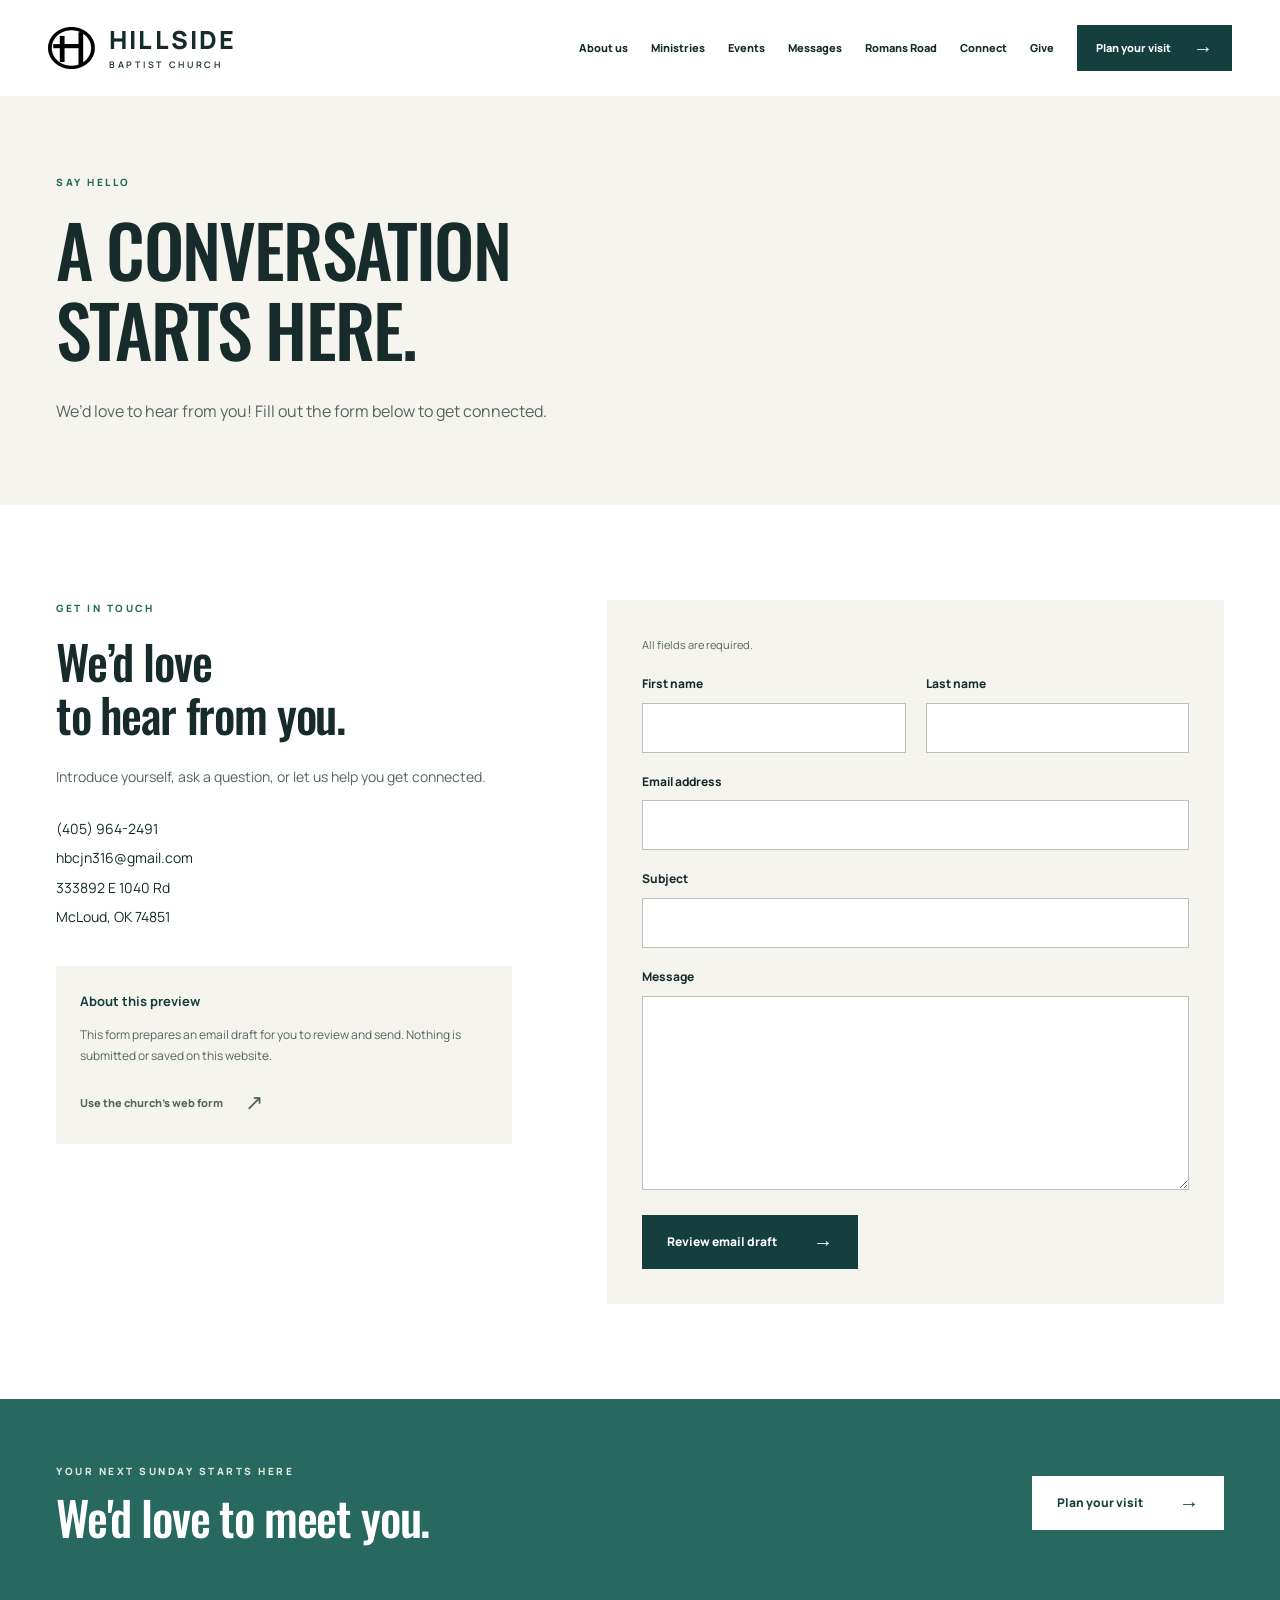
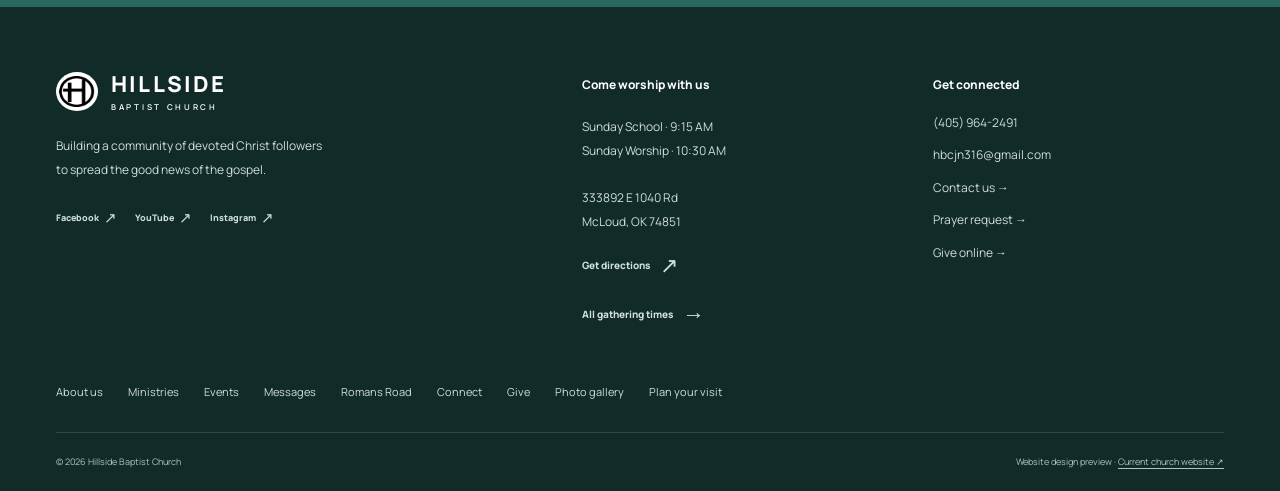
<file: contact.html>
<!doctype html>
<html lang="en"><head><meta charset="utf-8"><meta name="viewport" content="width=device-width, initial-scale=1"><title>Contact us | Hillside Baptist Church</title><meta name="description" content="Contact Hillside Baptist Church, ask a question, and get connected."><meta name="robots" content="noindex, nofollow"><meta name="theme-color" content="#153f3c"><link rel="icon" href="hillside-h-logo.png"><link rel="stylesheet" href="styles.css"><script src="script.js" defer></script></head><body class="inner-page"><a class="skip-link" href="#main">Skip to content</a><header class="site-header "><div class="header-inner"><a class="brand" href="index.html" aria-label="Hillside Baptist Church home"><img src="hillside-h-logo.png" width="49" height="43" alt=""><span>HILLSIDE<small>BAPTIST CHURCH</small></span></a><button class="menu-toggle" aria-expanded="false" aria-controls="main-nav"><span>Menu</span><span class="menu-icon" aria-hidden="true">&#9776;</span></button><nav id="main-nav" aria-label="Main navigation"><a href="about.html">About us</a><a href="ministries.html">Ministries</a><a href="events.html">Events</a><a href="messages.html">Messages</a><a href="romans-road.html">Romans Road</a><a href="connect.html">Connect</a><a href="give.html">Give</a><a class="button nav-visit" href="visit.html">Plan your visit <span aria-hidden="true">&rarr;</span></a></nav></div></header><main id="main"><section class="page-intro"><div class="wrap"><p class="eyebrow">Say hello</p><h1>A conversation<br>starts here.</h1><p class="intro-copy">We’d love to hear from you! Fill out the form below to get connected.</p></div></section><section class="section wrap form-layout"><div><p class="eyebrow">Get in touch</p><h2>We’d love<br>to hear from you.</h2><p>Introduce yourself, ask a question, or let us help you get connected.</p><address><a href="tel:+14059642491">(405) 964-2491</a><br><a href="mailto:hbcjn316@gmail.com">hbcjn316@gmail.com</a><br>333892 E 1040 Rd<br>McLoud, OK 74851</address><div class="form-note"><strong>About this preview</strong><p>This form prepares an email draft for you to review and send. Nothing is submitted or saved on this website.</p><a class="text-link" href="https://www.hbcmcloud.org/contact-us">Use the church’s web form <span aria-hidden="true">&nearr;</span></a></div></div><div><form class="contact-form" data-email-form data-kind="contact"><p class="field-note">All fields are required.</p><div class="name-fields"><div><label for="first-name">First name</label><input id="first-name" name="firstName" autocomplete="given-name" maxlength="80" required></div><div><label for="last-name">Last name</label><input id="last-name" name="lastName" autocomplete="family-name" maxlength="80" required></div></div><label for="email">Email address</label><input id="email" type="email" name="email" autocomplete="email" maxlength="200" required><label for="subject">Subject</label><input id="subject" name="subject" maxlength="160" required><label for="message">Message</label><textarea id="message" name="message" rows="7" maxlength="4000" required></textarea><button class="button" type="submit">Review email draft <span aria-hidden="true">&rarr;</span></button><noscript><p>Please <a class="text-link" href="https://www.hbcmcloud.org/contact-us">use the church’s web form <span aria-hidden="true">&nearr;</span></a> to send your message.</p></noscript></form><section class="draft-review" hidden aria-labelledby="draft-heading"><h3 id="draft-heading" tabindex="-1">Your email draft is ready.</h3><p>Review your message below, then open your email app to send it to hbcjn316@gmail.com. It has not been sent.</p><pre class="draft-body"></pre><a class="button draft-link" href="mailto:hbcjn316@gmail.com">Open in email app <span aria-hidden="true">&nearr;</span></a><p class="field-note">No email app? Use the church’s web form linked on this page.</p></section></div></section><section class="closing-invite"><div class="wrap"><div><p class="eyebrow">Your next Sunday starts here</p><h2>We'd love to meet you.</h2></div><a class="button button-light" href="visit.html">Plan your visit <span aria-hidden="true">&rarr;</span></a></div></section></main><footer class="site-footer"><div class="wrap footer-grid"><div><a class="brand" href="index.html" aria-label="Hillside Baptist Church home"><img src="hillside-h-logo.png" width="49" height="43" alt=""><span>HILLSIDE<small>BAPTIST CHURCH</small></span></a><p>Building a community of devoted Christ followers<br>to spread the good news of the gospel.</p><div class="social-links"><a class="text-link" href="https://www.facebook.com/hbcmcloud/">Facebook <span aria-hidden="true">&nearr;</span></a><a class="text-link" href="https://www.youtube.com/channel/UCHn_ALvELTZhl1jB9Nh0KcA">YouTube <span aria-hidden="true">&nearr;</span></a><a class="text-link" href="https://www.instagram.com/hbcmcloud">Instagram <span aria-hidden="true">&nearr;</span></a></div></div><div><h2>Come worship with us</h2><p>Sunday School &middot; 9:15 AM<br>Sunday Worship &middot; 10:30 AM</p><p>333892 E 1040 Rd<br>McLoud, OK 74851</p><a class="text-link" href="https://maps.app.goo.gl/67DMKajYYq21WJ9SA">Get directions <span aria-hidden="true">&nearr;</span></a><a class="text-link" href="events.html">All gathering times <span aria-hidden="true">&rarr;</span></a></div><div><h2>Get connected</h2><a href="tel:+14059642491">(405) 964-2491</a><a href="mailto:hbcjn316@gmail.com">hbcjn316@gmail.com</a><a href="contact.html">Contact us <span aria-hidden="true">&rarr;</span></a><a href="prayer.html">Prayer request <span aria-hidden="true">&rarr;</span></a><a href="give.html">Give online <span aria-hidden="true">&rarr;</span></a></div></div><nav class="wrap footer-pages" aria-label="Explore Hillside"><a href="about.html">About us</a><a href="ministries.html">Ministries</a><a href="events.html">Events</a><a href="messages.html">Messages</a><a href="romans-road.html">Romans Road</a><a href="connect.html">Connect</a><a href="give.html">Give</a><a href="gallery.html">Photo gallery</a><a href="visit.html">Plan your visit</a></nav><div class="wrap footer-bottom"><span>&copy; 2026 Hillside Baptist Church</span><span>Website design preview &middot; <a href="https://www.hbcmcloud.org/">Current church website <span aria-hidden="true">&nearr;</span></a></span></div></footer></body></html>
</file>
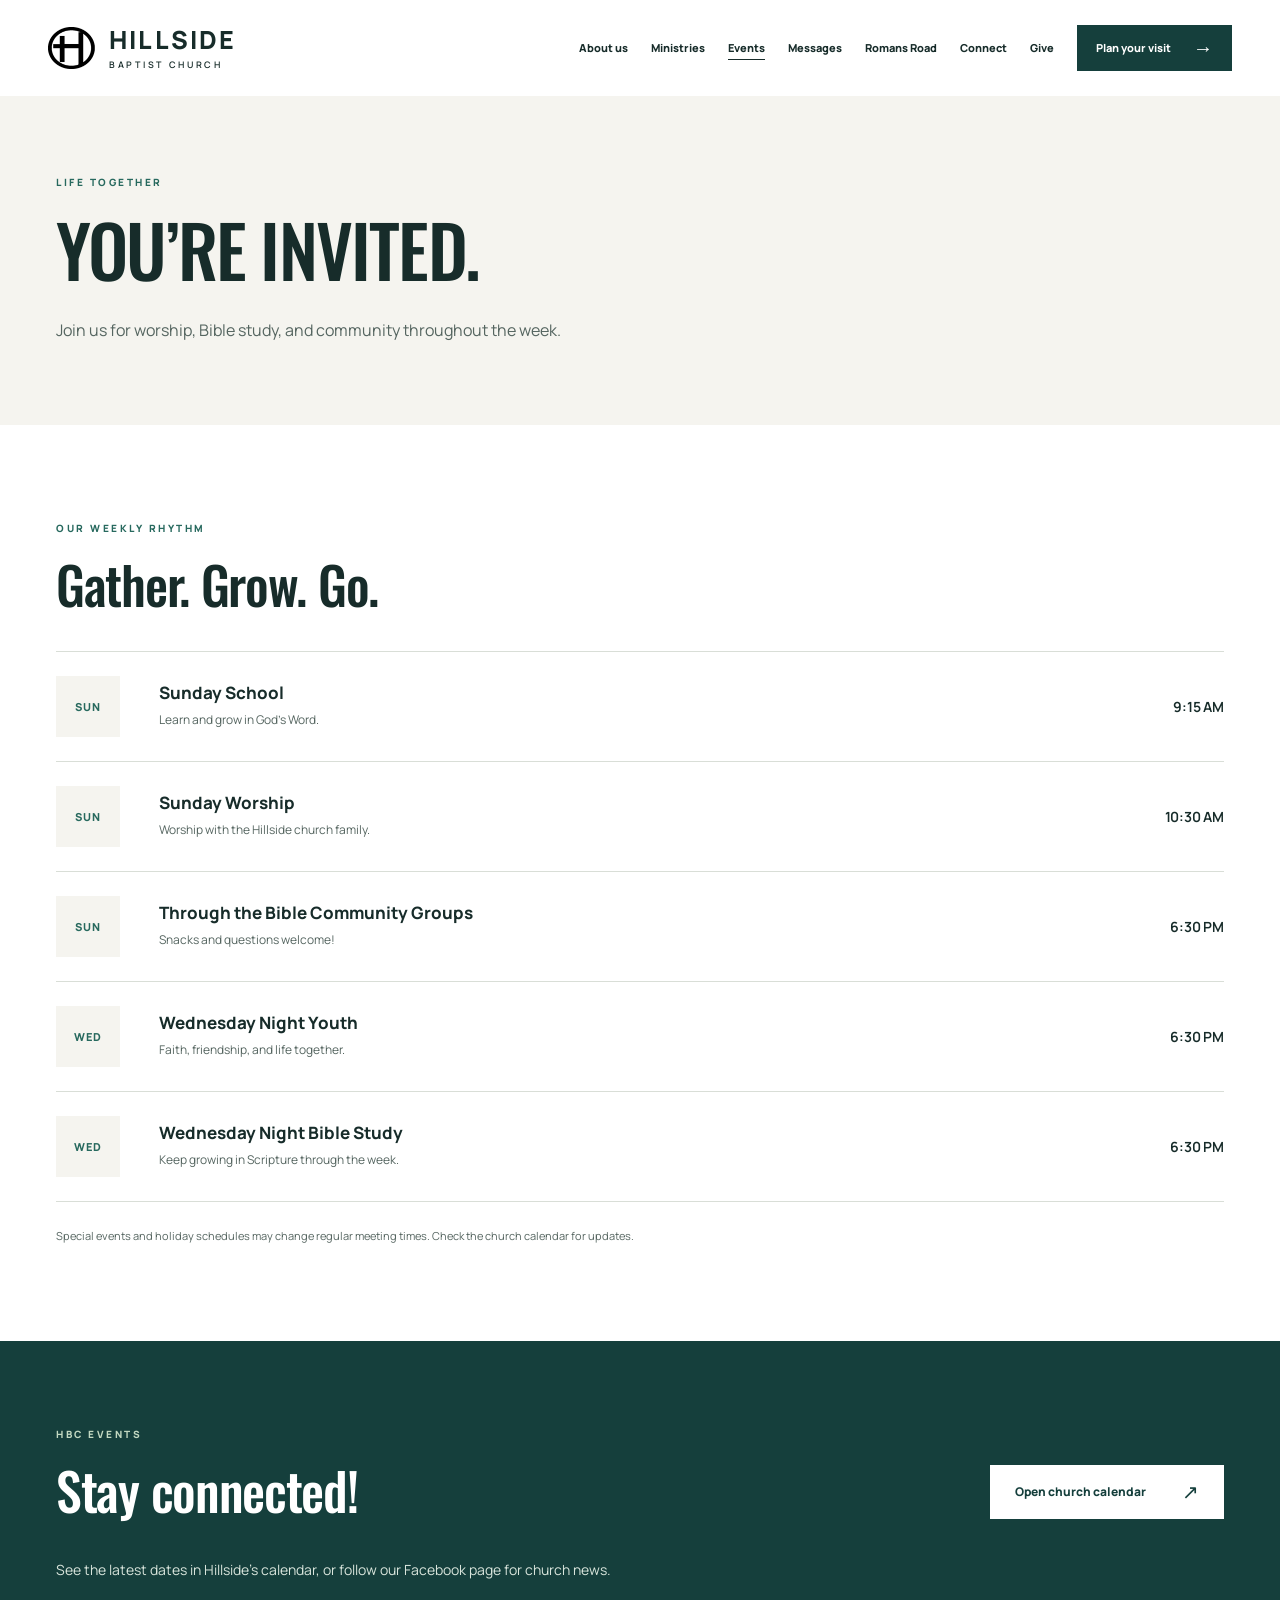
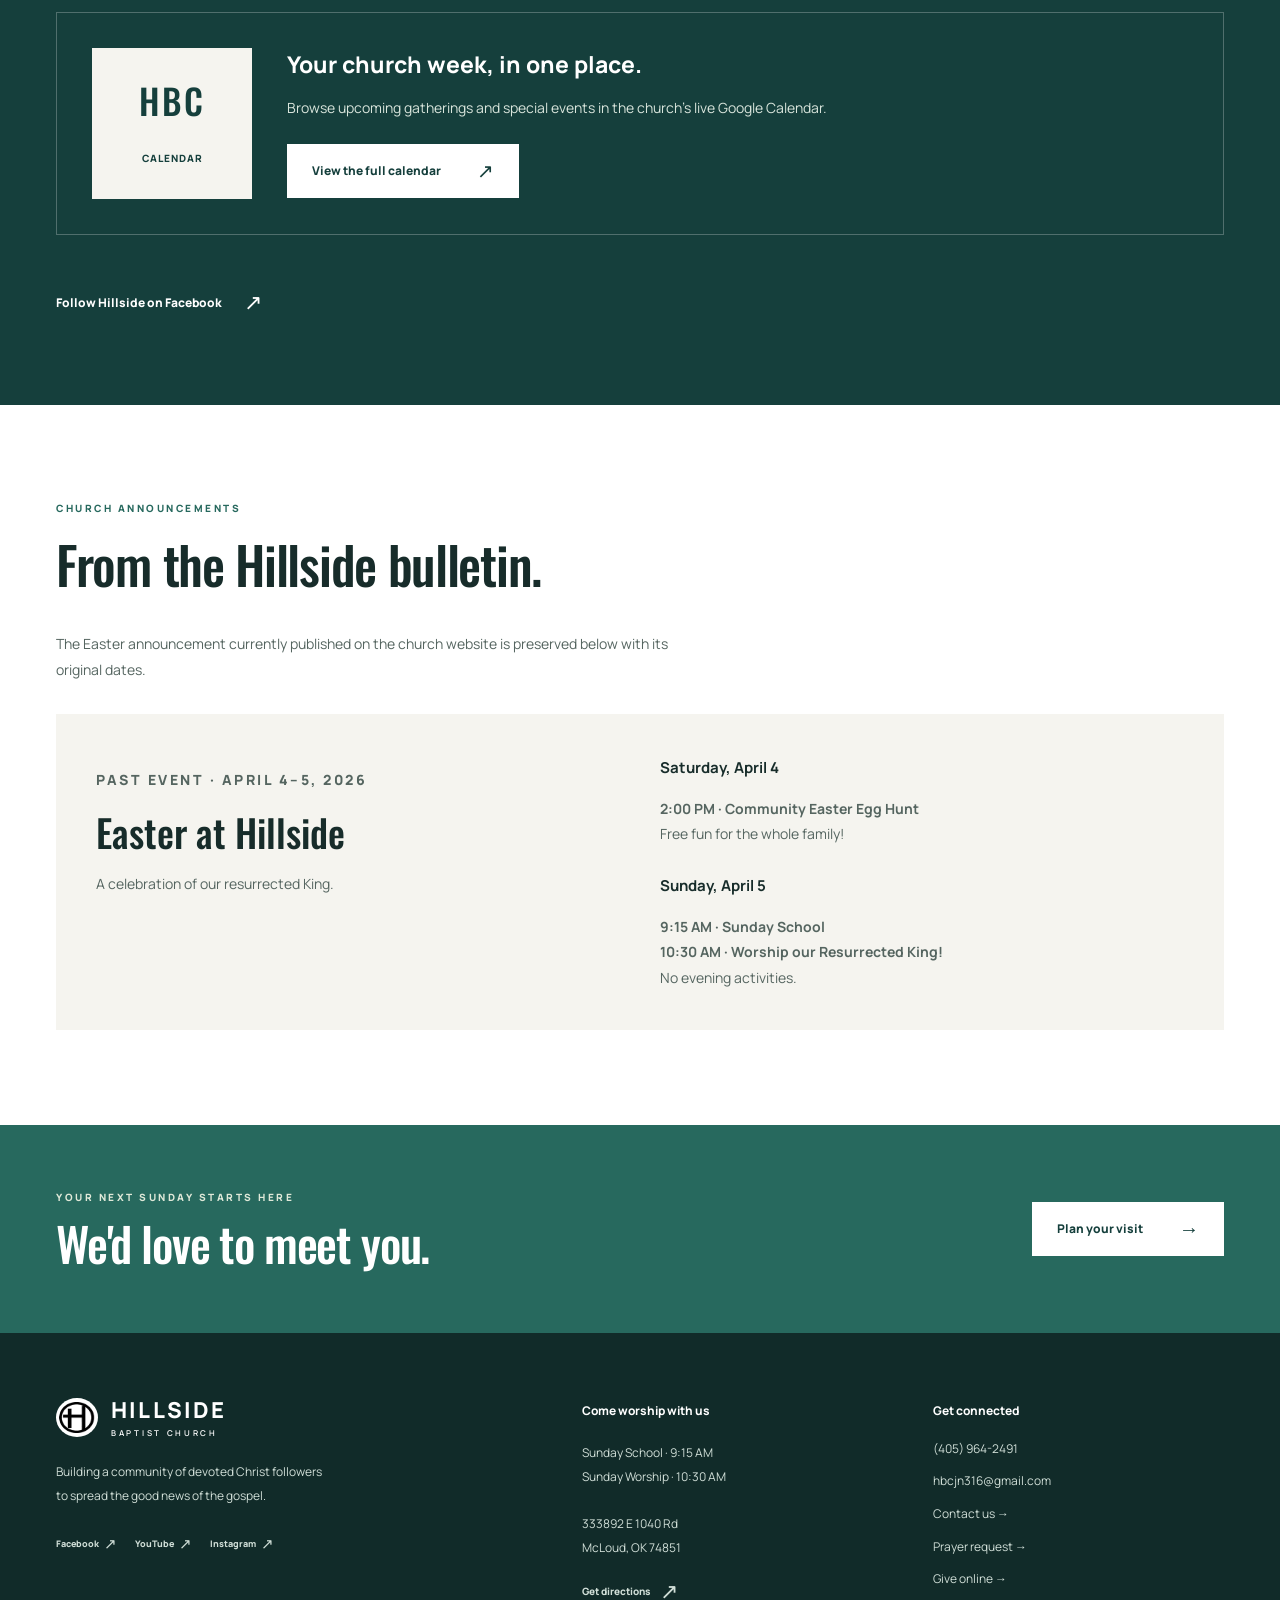
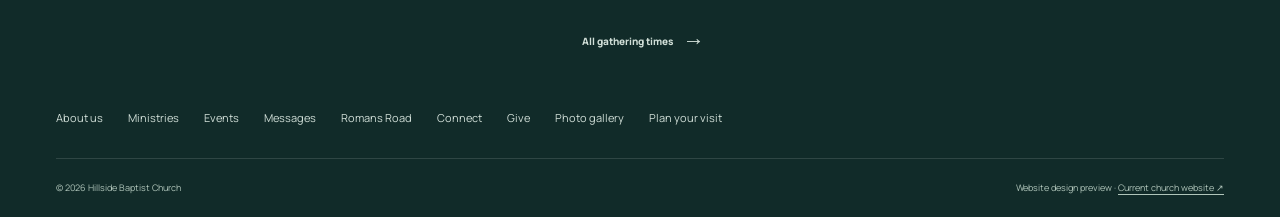
<file: events.html>
<!doctype html>
<html lang="en"><head><meta charset="utf-8"><meta name="viewport" content="width=device-width, initial-scale=1"><title>Events & calendar | Hillside Baptist Church</title><meta name="description" content="Weekly gatherings, the church calendar, and announcements from Hillside Baptist Church."><meta name="robots" content="noindex, nofollow"><meta name="theme-color" content="#153f3c"><link rel="icon" href="hillside-h-logo.png"><link rel="stylesheet" href="styles.css"><script src="script.js" defer></script></head><body class="inner-page"><a class="skip-link" href="#main">Skip to content</a><header class="site-header "><div class="header-inner"><a class="brand" href="index.html" aria-label="Hillside Baptist Church home"><img src="hillside-h-logo.png" width="49" height="43" alt=""><span>HILLSIDE<small>BAPTIST CHURCH</small></span></a><button class="menu-toggle" aria-expanded="false" aria-controls="main-nav"><span>Menu</span><span class="menu-icon" aria-hidden="true">&#9776;</span></button><nav id="main-nav" aria-label="Main navigation"><a href="about.html">About us</a><a href="ministries.html">Ministries</a><a href="events.html" aria-current="page">Events</a><a href="messages.html">Messages</a><a href="romans-road.html">Romans Road</a><a href="connect.html">Connect</a><a href="give.html">Give</a><a class="button nav-visit" href="visit.html">Plan your visit <span aria-hidden="true">&rarr;</span></a></nav></div></header><main id="main"><section class="page-intro"><div class="wrap"><p class="eyebrow">Life together</p><h1>You’re invited.</h1><p class="intro-copy">Join us for worship, Bible study, and community throughout the week.</p></div></section><section class="section wrap"><div class="section-heading"><div><p class="eyebrow">Our weekly rhythm</p><h2>Gather. Grow. Go.</h2></div></div><div class="schedule-list"><div><span class="day">SUN</span><div><h3>Sunday School</h3><p>Learn and grow in God's Word.</p></div><span class="time">9:15 AM</span></div><div><span class="day">SUN</span><div><h3>Sunday Worship</h3><p>Worship with the Hillside church family.</p></div><span class="time">10:30 AM</span></div><div><span class="day">SUN</span><div><h3>Through the Bible Community Groups</h3><p>Snacks and questions welcome!</p></div><span class="time">6:30 PM</span></div><div><span class="day">WED</span><div><h3>Wednesday Night Youth</h3><p>Faith, friendship, and life together.</p></div><span class="time">6:30 PM</span></div><div><span class="day">WED</span><div><h3>Wednesday Night Bible Study</h3><p>Keep growing in Scripture through the week.</p></div><span class="time">6:30 PM</span></div></div><p class="schedule-note">Special events and holiday schedules may change regular meeting times. Check the church calendar for updates.</p></section><section class="calendar-section" id="calendar"><div class="wrap"><div class="section-heading"><div><p class="eyebrow">HBC events</p><h2>Stay connected!</h2></div><a class="button button-light" href="https://calendar.google.com/calendar/embed?src=hbcjn316%40gmail.com&amp;ctz=America%2FChicago">Open church calendar <span aria-hidden="true">&nearr;</span></a></div><p class="calendar-copy">See the latest dates in Hillside’s calendar, or follow our Facebook page for church news.</p><div class="calendar-link-panel"><div><span class="calendar-symbol" aria-hidden="true">HBC<br><b>CALENDAR</b></span></div><div><h3>Your church week, in one place.</h3><p>Browse upcoming gatherings and special events in the church’s live Google Calendar.</p><a class="button button-light" href="https://calendar.google.com/calendar/embed?src=hbcjn316%40gmail.com&amp;ctz=America%2FChicago">View the full calendar <span aria-hidden="true">&nearr;</span></a></div></div><a class="text-link" href="https://www.facebook.com/hbcmcloud/">Follow Hillside on Facebook <span aria-hidden="true">&nearr;</span></a></div></section><section class="section wrap"><div class="section-heading"><div><p class="eyebrow">Church announcements</p><h2>From the Hillside bulletin.</h2></div></div><p class="archive-note">The Easter announcement currently published on the church website is preserved below with its original dates.</p><article class="event-archive" id="easter-2026"><div><p class="eyebrow">Past event &middot; April 4–5, 2026</p><h3>Easter at Hillside</h3><p>A celebration of our resurrected King.</p></div><div><h4>Saturday, April 4</h4><p><strong>2:00 PM &middot; Community Easter Egg Hunt</strong><br>Free fun for the whole family!</p><h4>Sunday, April 5</h4><p><strong>9:15 AM &middot; Sunday School<br>10:30 AM &middot; Worship our Resurrected King!</strong><br>No evening activities.</p></div></article></section><section class="closing-invite"><div class="wrap"><div><p class="eyebrow">Your next Sunday starts here</p><h2>We'd love to meet you.</h2></div><a class="button button-light" href="visit.html">Plan your visit <span aria-hidden="true">&rarr;</span></a></div></section></main><footer class="site-footer"><div class="wrap footer-grid"><div><a class="brand" href="index.html" aria-label="Hillside Baptist Church home"><img src="hillside-h-logo.png" width="49" height="43" alt=""><span>HILLSIDE<small>BAPTIST CHURCH</small></span></a><p>Building a community of devoted Christ followers<br>to spread the good news of the gospel.</p><div class="social-links"><a class="text-link" href="https://www.facebook.com/hbcmcloud/">Facebook <span aria-hidden="true">&nearr;</span></a><a class="text-link" href="https://www.youtube.com/channel/UCHn_ALvELTZhl1jB9Nh0KcA">YouTube <span aria-hidden="true">&nearr;</span></a><a class="text-link" href="https://www.instagram.com/hbcmcloud">Instagram <span aria-hidden="true">&nearr;</span></a></div></div><div><h2>Come worship with us</h2><p>Sunday School &middot; 9:15 AM<br>Sunday Worship &middot; 10:30 AM</p><p>333892 E 1040 Rd<br>McLoud, OK 74851</p><a class="text-link" href="https://maps.app.goo.gl/67DMKajYYq21WJ9SA">Get directions <span aria-hidden="true">&nearr;</span></a><a class="text-link" href="events.html">All gathering times <span aria-hidden="true">&rarr;</span></a></div><div><h2>Get connected</h2><a href="tel:+14059642491">(405) 964-2491</a><a href="mailto:hbcjn316@gmail.com">hbcjn316@gmail.com</a><a href="contact.html">Contact us <span aria-hidden="true">&rarr;</span></a><a href="prayer.html">Prayer request <span aria-hidden="true">&rarr;</span></a><a href="give.html">Give online <span aria-hidden="true">&rarr;</span></a></div></div><nav class="wrap footer-pages" aria-label="Explore Hillside"><a href="about.html">About us</a><a href="ministries.html">Ministries</a><a href="events.html">Events</a><a href="messages.html">Messages</a><a href="romans-road.html">Romans Road</a><a href="connect.html">Connect</a><a href="give.html">Give</a><a href="gallery.html">Photo gallery</a><a href="visit.html">Plan your visit</a></nav><div class="wrap footer-bottom"><span>&copy; 2026 Hillside Baptist Church</span><span>Website design preview &middot; <a href="https://www.hbcmcloud.org/">Current church website <span aria-hidden="true">&nearr;</span></a></span></div></footer></body></html>
</file>
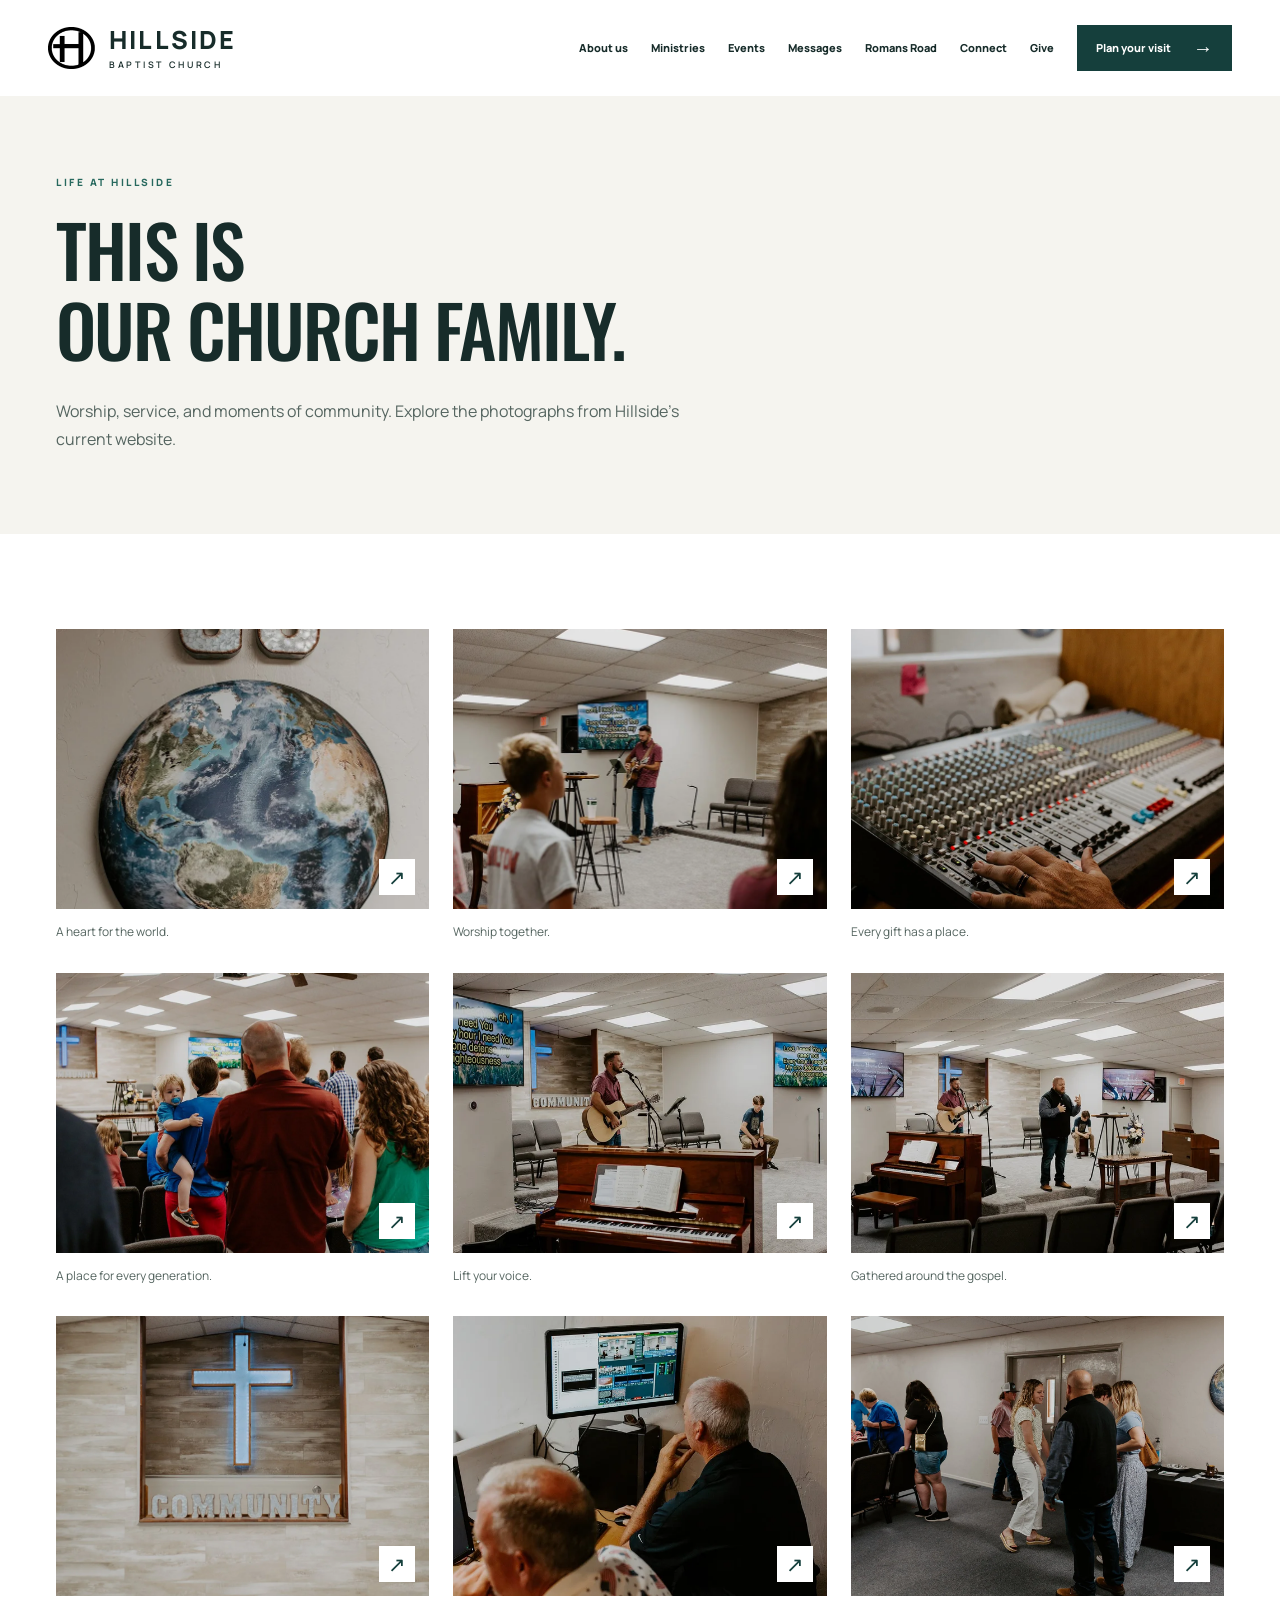
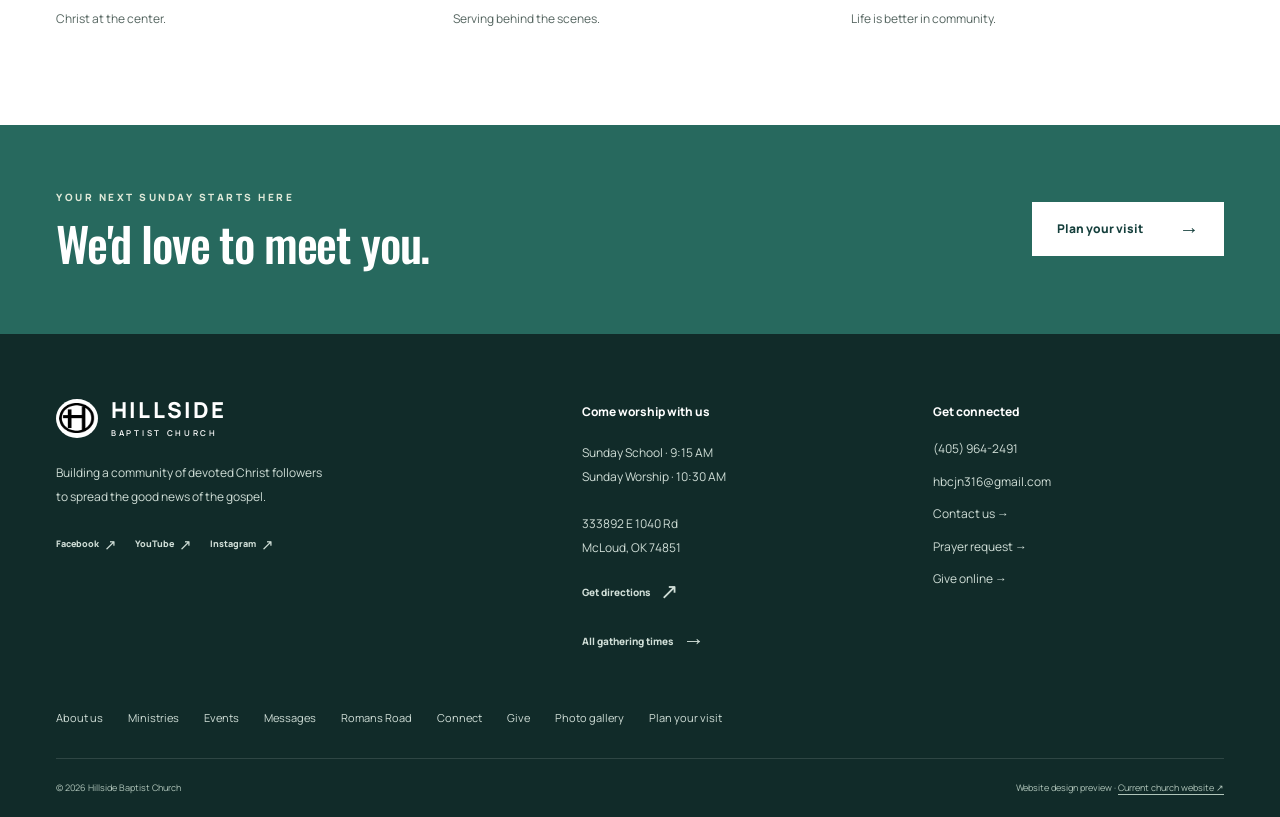
<file: gallery.html>
<!doctype html>
<html lang="en"><head><meta charset="utf-8"><meta name="viewport" content="width=device-width, initial-scale=1"><title>Photo gallery | Hillside Baptist Church</title><meta name="description" content="A glimpse of worship, serving, and community at Hillside Baptist Church in McLoud."><meta name="robots" content="noindex, nofollow"><meta name="theme-color" content="#153f3c"><link rel="icon" href="hillside-h-logo.png"><link rel="stylesheet" href="styles.css"><script src="script.js" defer></script></head><body class="inner-page"><a class="skip-link" href="#main">Skip to content</a><header class="site-header "><div class="header-inner"><a class="brand" href="index.html" aria-label="Hillside Baptist Church home"><img src="hillside-h-logo.png" width="49" height="43" alt=""><span>HILLSIDE<small>BAPTIST CHURCH</small></span></a><button class="menu-toggle" aria-expanded="false" aria-controls="main-nav"><span>Menu</span><span class="menu-icon" aria-hidden="true">&#9776;</span></button><nav id="main-nav" aria-label="Main navigation"><a href="about.html">About us</a><a href="ministries.html">Ministries</a><a href="events.html">Events</a><a href="messages.html">Messages</a><a href="romans-road.html">Romans Road</a><a href="connect.html">Connect</a><a href="give.html">Give</a><a class="button nav-visit" href="visit.html">Plan your visit <span aria-hidden="true">&rarr;</span></a></nav></div></header><main id="main"><section class="page-intro"><div class="wrap"><p class="eyebrow">Life at Hillside</p><h1>This is<br>our church family.</h1><p class="intro-copy">Worship, service, and moments of community. Explore the photographs from Hillside’s current website.</p></div></section><section class="section wrap"><div class="photo-grid"><figure><a href="assets/hillside-world.jpg" data-gallery data-caption="A heart for the world." aria-label="Enlarge photo: A globe displayed at Hillside"><img src="assets/hillside-world.jpg" alt="A globe displayed at Hillside" class="" loading="lazy" decoding="async" width="1500" height="1000"><span class="photo-enlarge" aria-hidden="true">&nearr;</span></a><figcaption>A heart for the world.</figcaption></figure><figure><a href="assets/hillside-music.jpg" data-gallery data-caption="Worship together." aria-label="Enlarge photo: Families gathered as a musician leads worship"><img src="assets/hillside-music.jpg" alt="Families gathered as a musician leads worship" class="" loading="lazy" decoding="async" width="1500" height="1000"><span class="photo-enlarge" aria-hidden="true">&nearr;</span></a><figcaption>Worship together.</figcaption></figure><figure><a href="assets/hillside-serve.jpg" data-gallery data-caption="Every gift has a place." aria-label="Enlarge photo: A volunteer operating the sound board"><img src="assets/hillside-serve.jpg" alt="A volunteer operating the sound board" class="" loading="lazy" decoding="async" width="1500" height="1000"><span class="photo-enlarge" aria-hidden="true">&nearr;</span></a><figcaption>Every gift has a place.</figcaption></figure><figure><a href="assets/hillside-worship.jpg" data-gallery data-caption="A place for every generation." aria-label="Enlarge photo: The Hillside church family worshiping together"><img src="assets/hillside-worship.jpg" alt="The Hillside church family worshiping together" class="" loading="lazy" decoding="async" width="1500" height="1000"><span class="photo-enlarge" aria-hidden="true">&nearr;</span></a><figcaption>A place for every generation.</figcaption></figure><figure><a href="assets/hillside-praise.jpg" data-gallery data-caption="Lift your voice." aria-label="Enlarge photo: Guitar and piano in the Hillside worship space"><img src="assets/hillside-praise.jpg" alt="Guitar and piano in the Hillside worship space" class="" loading="lazy" decoding="async" width="1500" height="1000"><span class="photo-enlarge" aria-hidden="true">&nearr;</span></a><figcaption>Lift your voice.</figcaption></figure><figure><a href="assets/hillside-service.jpg" data-gallery data-caption="Gathered around the gospel." aria-label="Enlarge photo: A speaker and musicians at the front of the church"><img src="assets/hillside-service.jpg" alt="A speaker and musicians at the front of the church" class="" loading="lazy" decoding="async" width="1500" height="1000"><span class="photo-enlarge" aria-hidden="true">&nearr;</span></a><figcaption>Gathered around the gospel.</figcaption></figure><figure><a href="assets/hillside-cross.jpg" data-gallery data-caption="Christ at the center." aria-label="Enlarge photo: The cross above the word Community inside Hillside"><img src="assets/hillside-cross.jpg" alt="The cross above the word Community inside Hillside" class="" loading="lazy" decoding="async" width="1500" height="1000"><span class="photo-enlarge" aria-hidden="true">&nearr;</span></a><figcaption>Christ at the center.</figcaption></figure><figure><a href="assets/hillside-media.jpg" data-gallery data-caption="Serving behind the scenes." aria-label="Enlarge photo: Volunteers working at the church media desk"><img src="assets/hillside-media.jpg" alt="Volunteers working at the church media desk" class="" loading="lazy" decoding="async" width="1500" height="1000"><span class="photo-enlarge" aria-hidden="true">&nearr;</span></a><figcaption>Serving behind the scenes.</figcaption></figure><figure><a href="assets/hillside-gathering.jpg" data-gallery data-caption="Life is better in community." aria-label="Enlarge photo: People enjoying fellowship inside Hillside"><img src="assets/hillside-gathering.jpg" alt="People enjoying fellowship inside Hillside" class="" loading="lazy" decoding="async" width="1500" height="1000"><span class="photo-enlarge" aria-hidden="true">&nearr;</span></a><figcaption>Life is better in community.</figcaption></figure></div></section><dialog class="lightbox" aria-labelledby="lightbox-caption"><button class="lightbox-close" type="button" aria-label="Close photo">&times;</button><img src="assets/hillside-world.jpg" alt=""><div class="lightbox-bar"><button type="button" data-photo-prev aria-label="Previous photo">&larr;</button><p id="lightbox-caption"></p><button type="button" data-photo-next aria-label="Next photo">&rarr;</button></div></dialog><section class="closing-invite"><div class="wrap"><div><p class="eyebrow">Your next Sunday starts here</p><h2>We'd love to meet you.</h2></div><a class="button button-light" href="visit.html">Plan your visit <span aria-hidden="true">&rarr;</span></a></div></section></main><footer class="site-footer"><div class="wrap footer-grid"><div><a class="brand" href="index.html" aria-label="Hillside Baptist Church home"><img src="hillside-h-logo.png" width="49" height="43" alt=""><span>HILLSIDE<small>BAPTIST CHURCH</small></span></a><p>Building a community of devoted Christ followers<br>to spread the good news of the gospel.</p><div class="social-links"><a class="text-link" href="https://www.facebook.com/hbcmcloud/">Facebook <span aria-hidden="true">&nearr;</span></a><a class="text-link" href="https://www.youtube.com/channel/UCHn_ALvELTZhl1jB9Nh0KcA">YouTube <span aria-hidden="true">&nearr;</span></a><a class="text-link" href="https://www.instagram.com/hbcmcloud">Instagram <span aria-hidden="true">&nearr;</span></a></div></div><div><h2>Come worship with us</h2><p>Sunday School &middot; 9:15 AM<br>Sunday Worship &middot; 10:30 AM</p><p>333892 E 1040 Rd<br>McLoud, OK 74851</p><a class="text-link" href="https://maps.app.goo.gl/67DMKajYYq21WJ9SA">Get directions <span aria-hidden="true">&nearr;</span></a><a class="text-link" href="events.html">All gathering times <span aria-hidden="true">&rarr;</span></a></div><div><h2>Get connected</h2><a href="tel:+14059642491">(405) 964-2491</a><a href="mailto:hbcjn316@gmail.com">hbcjn316@gmail.com</a><a href="contact.html">Contact us <span aria-hidden="true">&rarr;</span></a><a href="prayer.html">Prayer request <span aria-hidden="true">&rarr;</span></a><a href="give.html">Give online <span aria-hidden="true">&rarr;</span></a></div></div><nav class="wrap footer-pages" aria-label="Explore Hillside"><a href="about.html">About us</a><a href="ministries.html">Ministries</a><a href="events.html">Events</a><a href="messages.html">Messages</a><a href="romans-road.html">Romans Road</a><a href="connect.html">Connect</a><a href="give.html">Give</a><a href="gallery.html">Photo gallery</a><a href="visit.html">Plan your visit</a></nav><div class="wrap footer-bottom"><span>&copy; 2026 Hillside Baptist Church</span><span>Website design preview &middot; <a href="https://www.hbcmcloud.org/">Current church website <span aria-hidden="true">&nearr;</span></a></span></div></footer></body></html>
</file>
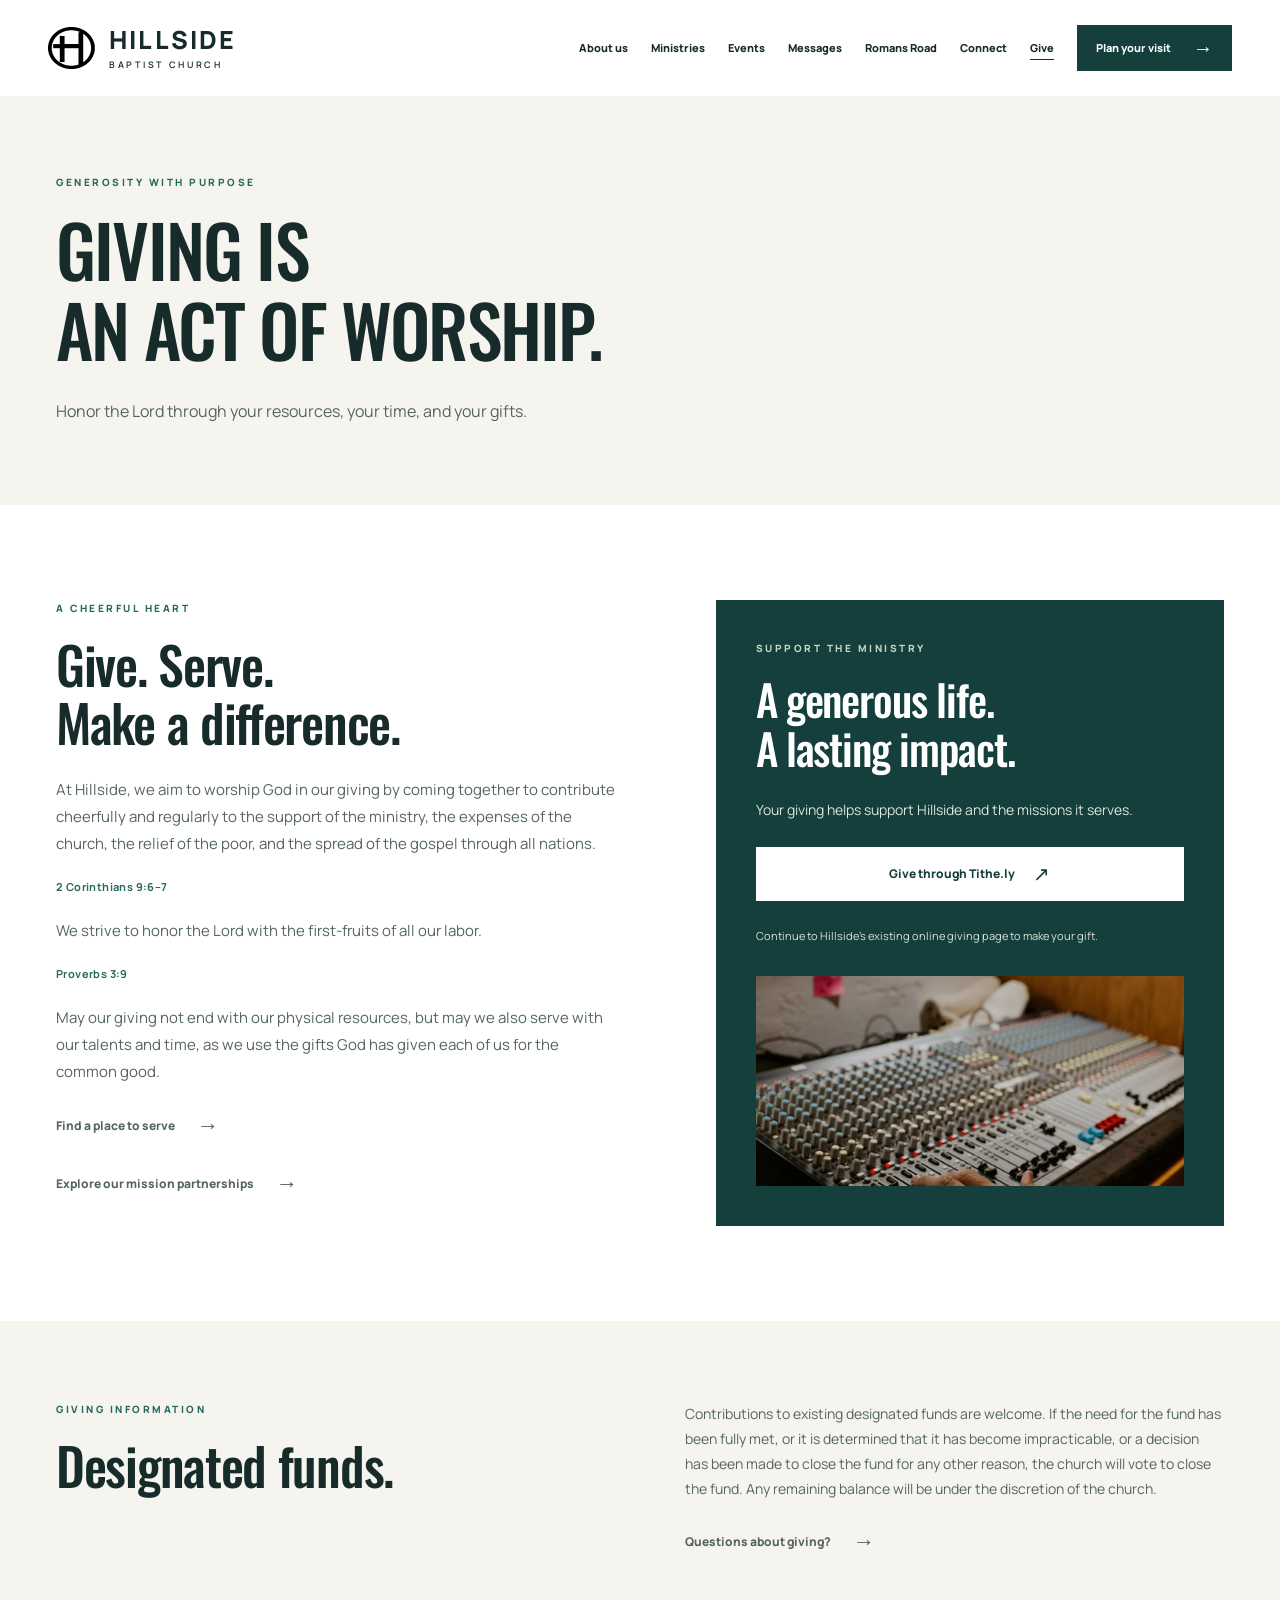
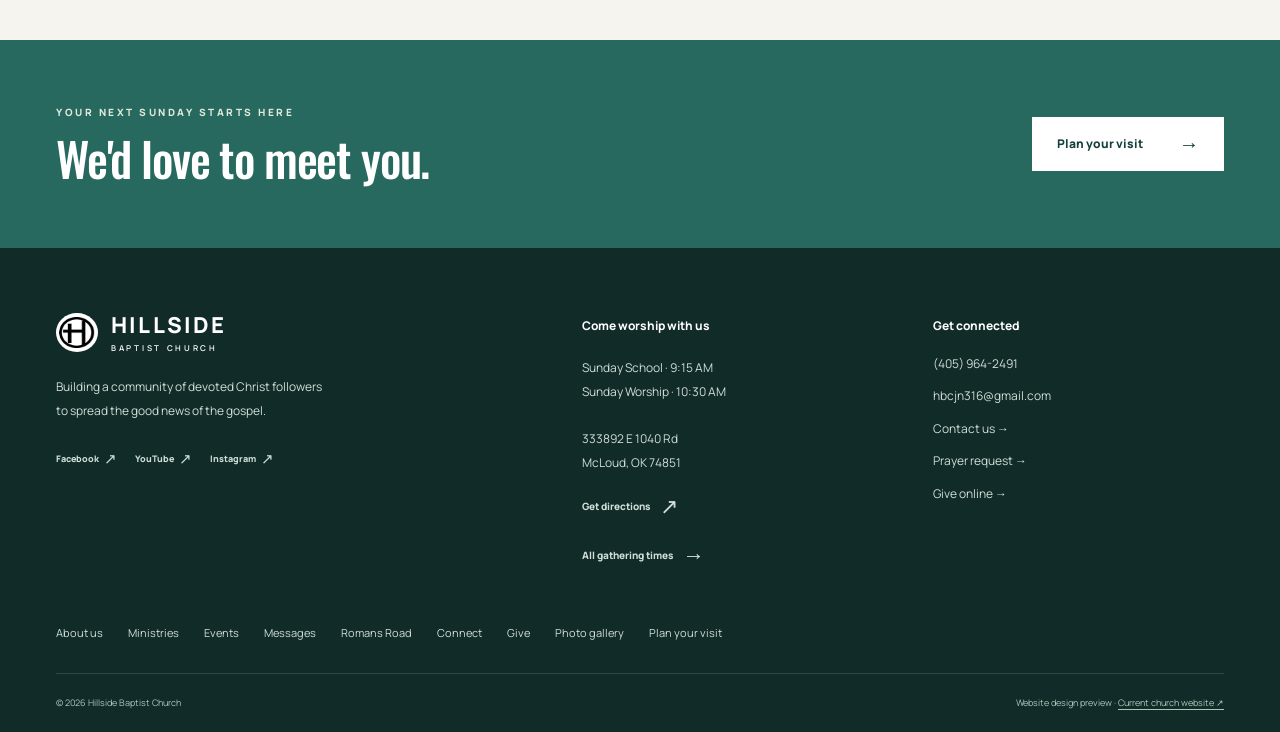
<file: give.html>
<!doctype html>
<html lang="en"><head><meta charset="utf-8"><meta name="viewport" content="width=device-width, initial-scale=1"><title>Give | Hillside Baptist Church</title><meta name="description" content="Worship through giving, support Hillside’s ministries and missions, and give through the church’s existing Tithe.ly account."><meta name="robots" content="noindex, nofollow"><meta name="theme-color" content="#153f3c"><link rel="icon" href="hillside-h-logo.png"><link rel="stylesheet" href="styles.css"><script src="script.js" defer></script></head><body class="inner-page"><a class="skip-link" href="#main">Skip to content</a><header class="site-header "><div class="header-inner"><a class="brand" href="index.html" aria-label="Hillside Baptist Church home"><img src="hillside-h-logo.png" width="49" height="43" alt=""><span>HILLSIDE<small>BAPTIST CHURCH</small></span></a><button class="menu-toggle" aria-expanded="false" aria-controls="main-nav"><span>Menu</span><span class="menu-icon" aria-hidden="true">&#9776;</span></button><nav id="main-nav" aria-label="Main navigation"><a href="about.html">About us</a><a href="ministries.html">Ministries</a><a href="events.html">Events</a><a href="messages.html">Messages</a><a href="romans-road.html">Romans Road</a><a href="connect.html">Connect</a><a href="give.html" aria-current="page">Give</a><a class="button nav-visit" href="visit.html">Plan your visit <span aria-hidden="true">&rarr;</span></a></nav></div></header><main id="main"><section class="page-intro"><div class="wrap"><p class="eyebrow">Generosity with purpose</p><h1>Giving is<br>an act of worship.</h1><p class="intro-copy">Honor the Lord through your resources, your time, and your gifts.</p></div></section><section class="section wrap giving-layout"><div class="prose"><p class="eyebrow">A cheerful heart</p><h2>Give. Serve.<br>Make a difference.</h2><p>At Hillside, we aim to worship God in our giving by coming together to contribute cheerfully and regularly to the support of the ministry, the expenses of the church, the relief of the poor, and the spread of the gospel through all nations.</p><p class="verse-reference">2 Corinthians 9:6–7</p><p>We strive to honor the Lord with the first-fruits of all our labor.</p><p class="verse-reference">Proverbs 3:9</p><p>May our giving not end with our physical resources, but may we also serve with our talents and time, as we use the gifts God has given each of us for the common good.</p><a class="text-link" href="ministries.html">Find a place to serve <span aria-hidden="true">&rarr;</span></a><a class="text-link" href="about.html#missions">Explore our mission partnerships <span aria-hidden="true">&rarr;</span></a></div><aside class="giving-card"><p class="eyebrow">Support the ministry</p><h2>A generous life.<br>A lasting impact.</h2><p>Your giving helps support Hillside and the missions it serves.</p><a class="button button-light" href="https://tithe.ly/give_new/www/#/tithely/give-one-time/418701">Give through Tithe.ly <span aria-hidden="true">&nearr;</span></a><p class="giving-note">Continue to Hillside’s existing online giving page to make your gift.</p><img src="assets/hillside-serve.jpg" alt="Serving at the Hillside sound board" class="" loading="lazy" decoding="async" width="1500" height="1000"></aside></section><section class="soft-section"><div class="wrap split-copy"><div><p class="eyebrow">Giving information</p><h2>Designated funds.</h2></div><div class="prose"><p>Contributions to existing designated funds are welcome. If the need for the fund has been fully met, or it is determined that it has become impracticable, or a decision has been made to close the fund for any other reason, the church will vote to close the fund. Any remaining balance will be under the discretion of the church.</p><a class="text-link" href="contact.html">Questions about giving? <span aria-hidden="true">&rarr;</span></a></div></div></section><section class="closing-invite"><div class="wrap"><div><p class="eyebrow">Your next Sunday starts here</p><h2>We'd love to meet you.</h2></div><a class="button button-light" href="visit.html">Plan your visit <span aria-hidden="true">&rarr;</span></a></div></section></main><footer class="site-footer"><div class="wrap footer-grid"><div><a class="brand" href="index.html" aria-label="Hillside Baptist Church home"><img src="hillside-h-logo.png" width="49" height="43" alt=""><span>HILLSIDE<small>BAPTIST CHURCH</small></span></a><p>Building a community of devoted Christ followers<br>to spread the good news of the gospel.</p><div class="social-links"><a class="text-link" href="https://www.facebook.com/hbcmcloud/">Facebook <span aria-hidden="true">&nearr;</span></a><a class="text-link" href="https://www.youtube.com/channel/UCHn_ALvELTZhl1jB9Nh0KcA">YouTube <span aria-hidden="true">&nearr;</span></a><a class="text-link" href="https://www.instagram.com/hbcmcloud">Instagram <span aria-hidden="true">&nearr;</span></a></div></div><div><h2>Come worship with us</h2><p>Sunday School &middot; 9:15 AM<br>Sunday Worship &middot; 10:30 AM</p><p>333892 E 1040 Rd<br>McLoud, OK 74851</p><a class="text-link" href="https://maps.app.goo.gl/67DMKajYYq21WJ9SA">Get directions <span aria-hidden="true">&nearr;</span></a><a class="text-link" href="events.html">All gathering times <span aria-hidden="true">&rarr;</span></a></div><div><h2>Get connected</h2><a href="tel:+14059642491">(405) 964-2491</a><a href="mailto:hbcjn316@gmail.com">hbcjn316@gmail.com</a><a href="contact.html">Contact us <span aria-hidden="true">&rarr;</span></a><a href="prayer.html">Prayer request <span aria-hidden="true">&rarr;</span></a><a href="give.html">Give online <span aria-hidden="true">&rarr;</span></a></div></div><nav class="wrap footer-pages" aria-label="Explore Hillside"><a href="about.html">About us</a><a href="ministries.html">Ministries</a><a href="events.html">Events</a><a href="messages.html">Messages</a><a href="romans-road.html">Romans Road</a><a href="connect.html">Connect</a><a href="give.html">Give</a><a href="gallery.html">Photo gallery</a><a href="visit.html">Plan your visit</a></nav><div class="wrap footer-bottom"><span>&copy; 2026 Hillside Baptist Church</span><span>Website design preview &middot; <a href="https://www.hbcmcloud.org/">Current church website <span aria-hidden="true">&nearr;</span></a></span></div></footer></body></html>
</file>
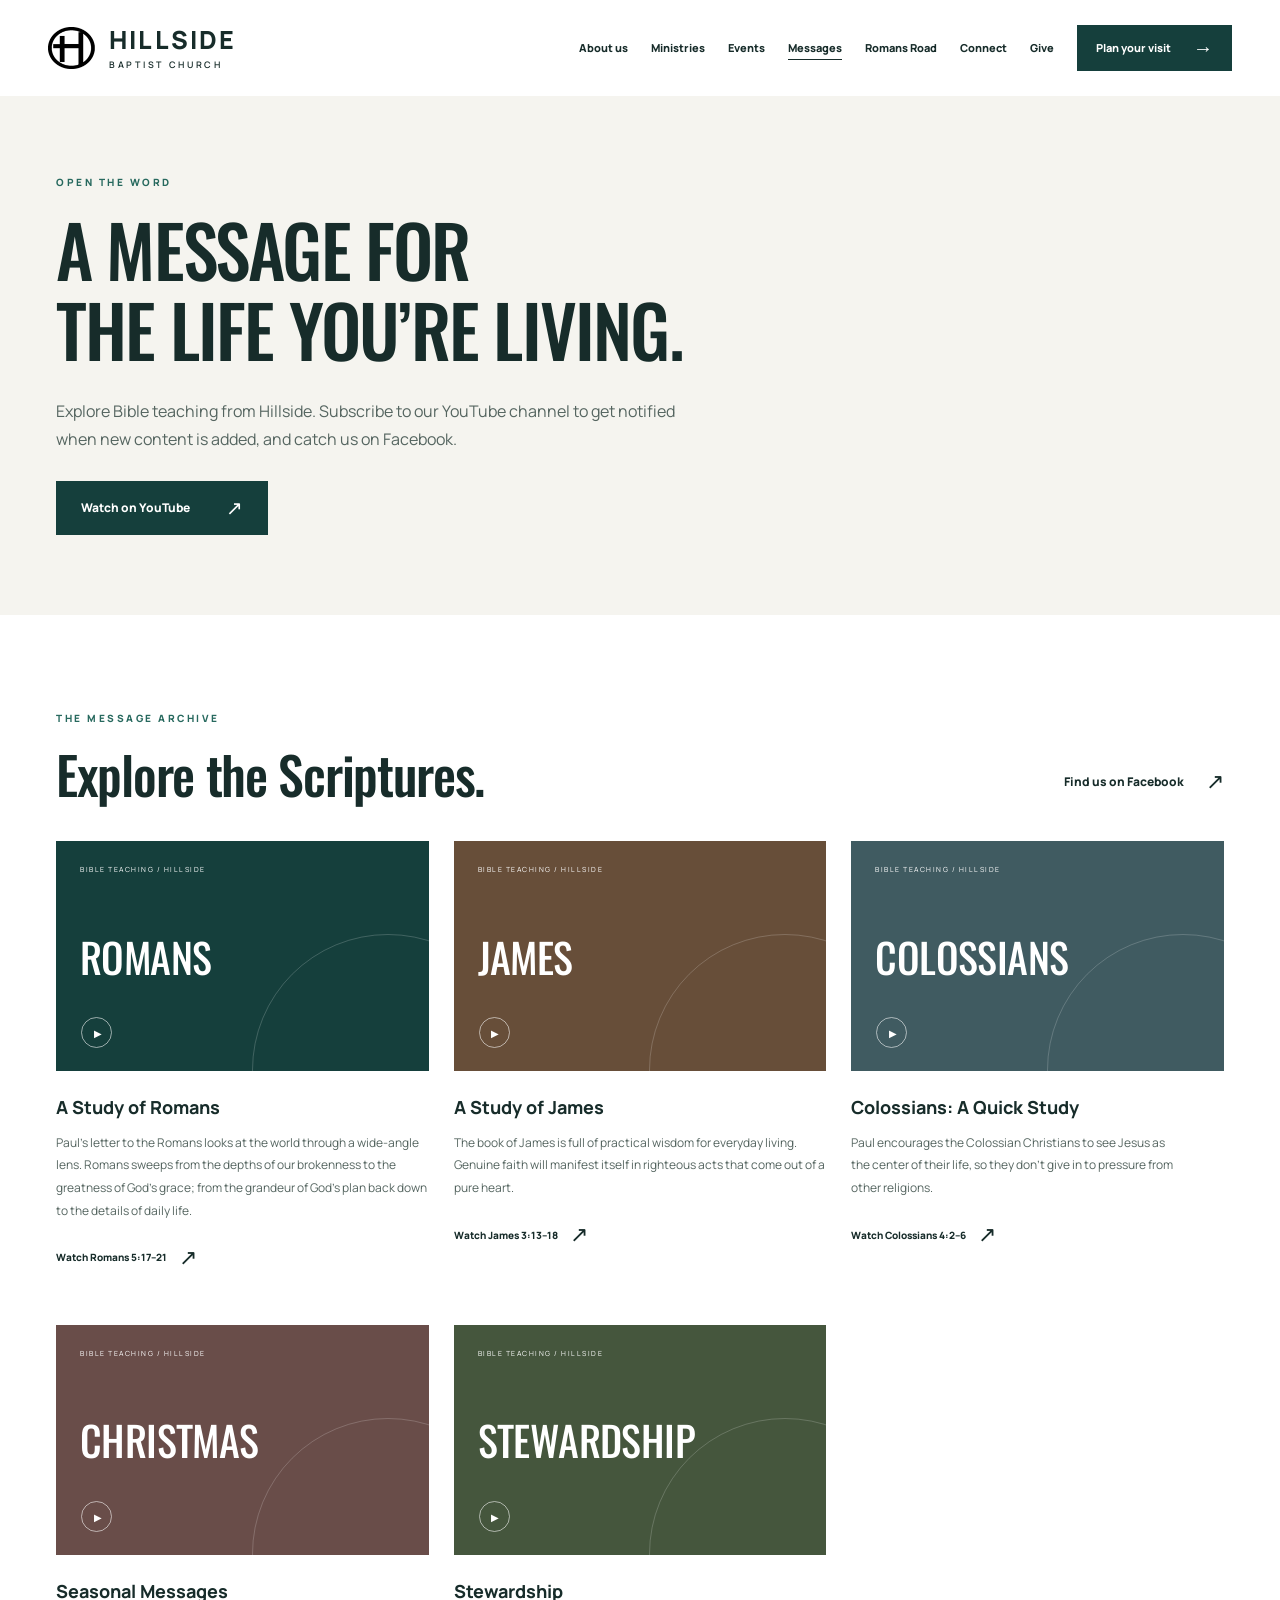
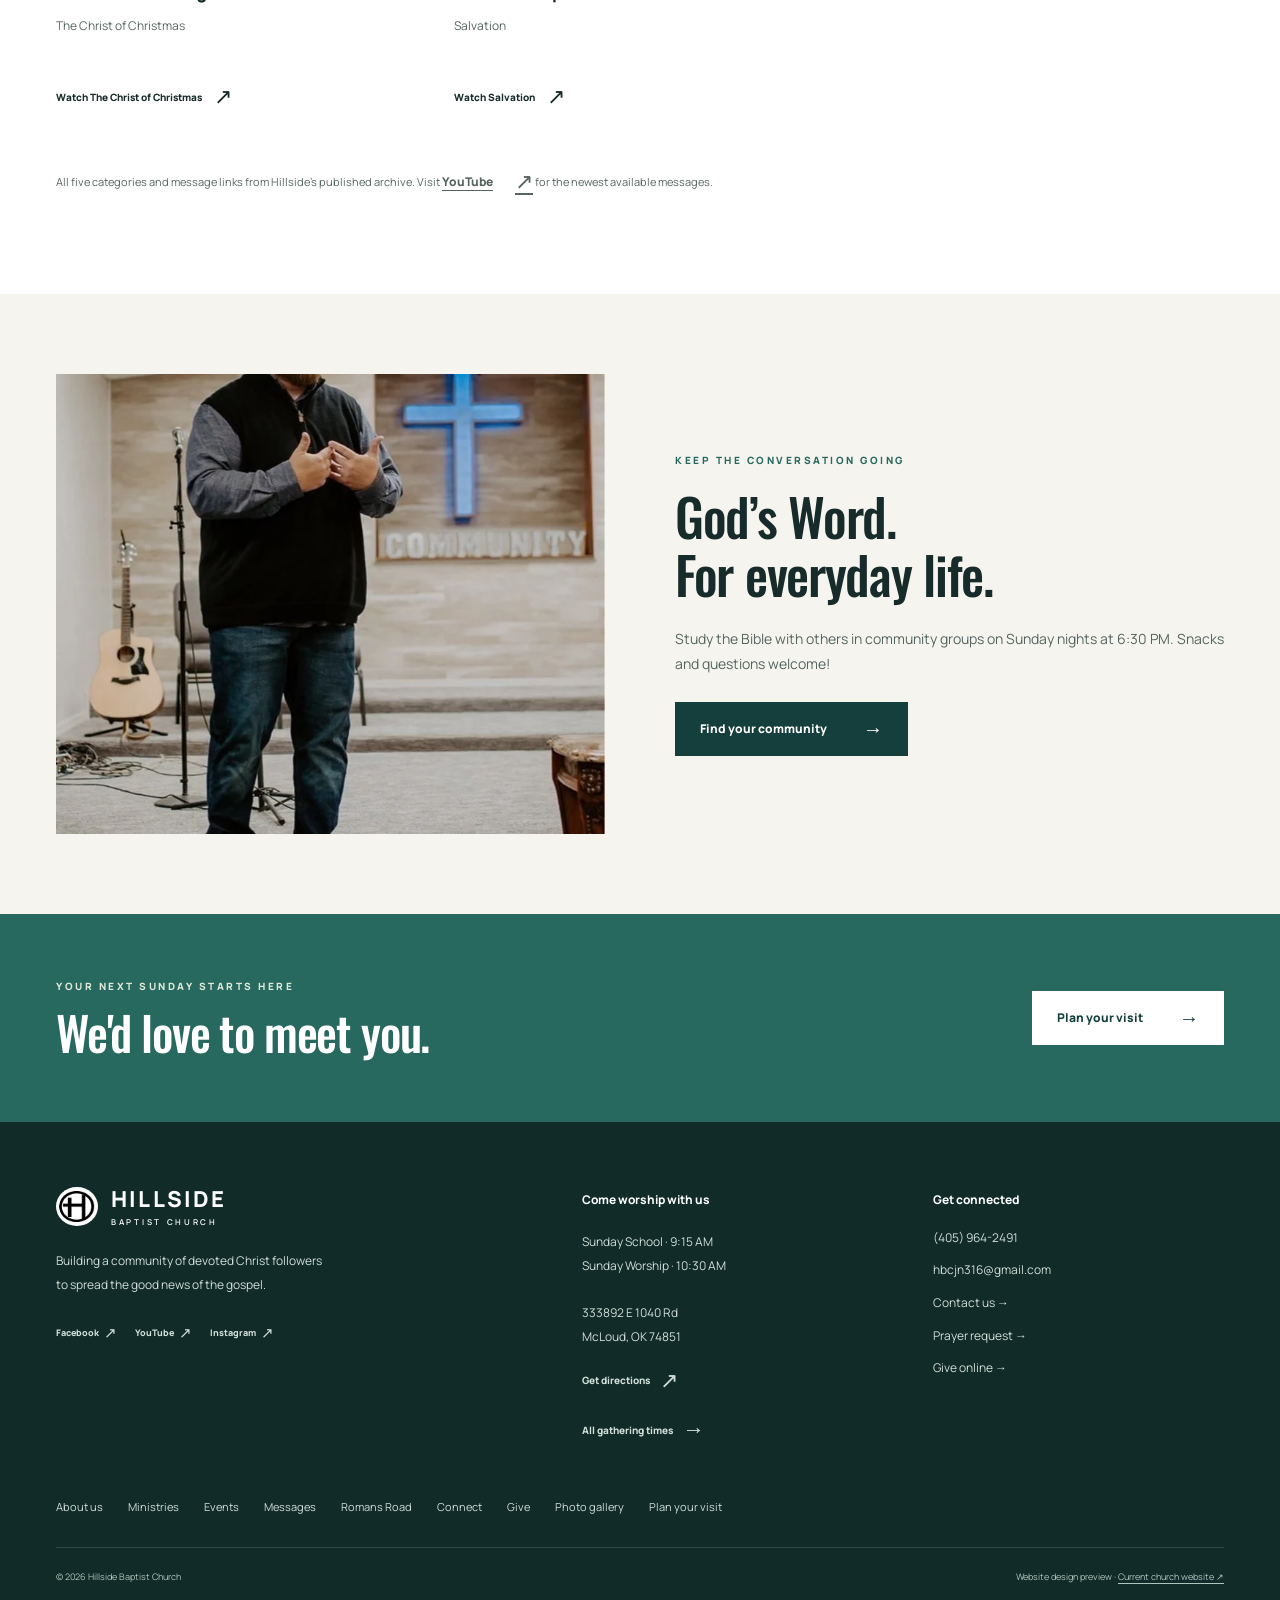
<file: messages.html>
<!doctype html>
<html lang="en"><head><meta charset="utf-8"><meta name="viewport" content="width=device-width, initial-scale=1"><title>Messages | Hillside Baptist Church</title><meta name="description" content="Explore all five message categories from Hillside’s published archive, with links to YouTube and Facebook."><meta name="robots" content="noindex, nofollow"><meta name="theme-color" content="#153f3c"><link rel="icon" href="hillside-h-logo.png"><link rel="stylesheet" href="styles.css"><script src="script.js" defer></script></head><body class="inner-page"><a class="skip-link" href="#main">Skip to content</a><header class="site-header "><div class="header-inner"><a class="brand" href="index.html" aria-label="Hillside Baptist Church home"><img src="hillside-h-logo.png" width="49" height="43" alt=""><span>HILLSIDE<small>BAPTIST CHURCH</small></span></a><button class="menu-toggle" aria-expanded="false" aria-controls="main-nav"><span>Menu</span><span class="menu-icon" aria-hidden="true">&#9776;</span></button><nav id="main-nav" aria-label="Main navigation"><a href="about.html">About us</a><a href="ministries.html">Ministries</a><a href="events.html">Events</a><a href="messages.html" aria-current="page">Messages</a><a href="romans-road.html">Romans Road</a><a href="connect.html">Connect</a><a href="give.html">Give</a><a class="button nav-visit" href="visit.html">Plan your visit <span aria-hidden="true">&rarr;</span></a></nav></div></header><main id="main"><section class="page-intro"><div class="wrap"><p class="eyebrow">Open the Word</p><h1>A message for<br>the life you’re living.</h1><p class="intro-copy">Explore Bible teaching from Hillside. Subscribe to our YouTube channel to get notified when new content is added, and catch us on Facebook.</p><a class="button" href="https://www.youtube.com/channel/UCHn_ALvELTZhl1jB9Nh0KcA">Watch on YouTube <span aria-hidden="true">&nearr;</span></a></div></section><section class="section wrap"><div class="section-heading"><div><p class="eyebrow">The message archive</p><h2>Explore the Scriptures.</h2></div><a class="text-link" href="https://www.facebook.com/hbcmcloud/">Find us on Facebook <span aria-hidden="true">&nearr;</span></a></div><div class="sermon-grid"><article class="sermon-card"><a class="sermon-art art-0" href="https://youtu.be/lN4_3t67MFw" aria-label="Watch Romans 5:17–21 on YouTube"><span>BIBLE TEACHING / HILLSIDE</span><strong>ROMANS</strong><span class="sermon-play" aria-hidden="true">&#9654;</span></a><div class="sermon-description"><h3>A Study of Romans</h3><p>Paul’s letter to the Romans looks at the world through a wide-angle lens. Romans sweeps from the depths of our brokenness to the greatness of God’s grace; from the grandeur of God’s plan back down to the details of daily life.</p><a class="text-link" href="https://youtu.be/lN4_3t67MFw">Watch Romans 5:17–21 <span aria-hidden="true">&nearr;</span></a></div></article><article class="sermon-card"><a class="sermon-art art-1" href="https://www.youtube.com/watch?v=5-b2iLswg0s" aria-label="Watch James 3:13–18 on YouTube"><span>BIBLE TEACHING / HILLSIDE</span><strong>JAMES</strong><span class="sermon-play" aria-hidden="true">&#9654;</span></a><div class="sermon-description"><h3>A Study of James</h3><p>The book of James is full of practical wisdom for everyday living. Genuine faith will manifest itself in righteous acts that come out of a pure heart.</p><a class="text-link" href="https://www.youtube.com/watch?v=5-b2iLswg0s">Watch James 3:13–18 <span aria-hidden="true">&nearr;</span></a></div></article><article class="sermon-card"><a class="sermon-art art-2" href="https://www.youtube.com/watch?v=drVWTrjNBmM" aria-label="Watch Colossians 4:2–6 on YouTube"><span>BIBLE TEACHING / HILLSIDE</span><strong>COLOSSIANS</strong><span class="sermon-play" aria-hidden="true">&#9654;</span></a><div class="sermon-description"><h3>Colossians: A Quick Study</h3><p>Paul encourages the Colossian Christians to see Jesus as the center of their life, so they don’t give in to pressure from other religions.</p><a class="text-link" href="https://www.youtube.com/watch?v=drVWTrjNBmM">Watch Colossians 4:2–6 <span aria-hidden="true">&nearr;</span></a></div></article><article class="sermon-card"><a class="sermon-art art-3" href="https://www.youtube.com/watch?v=RwSriXInoVE" aria-label="Watch The Christ of Christmas on YouTube"><span>BIBLE TEACHING / HILLSIDE</span><strong>CHRISTMAS</strong><span class="sermon-play" aria-hidden="true">&#9654;</span></a><div class="sermon-description"><h3>Seasonal Messages</h3><p>The Christ of Christmas</p><a class="text-link" href="https://www.youtube.com/watch?v=RwSriXInoVE">Watch The Christ of Christmas <span aria-hidden="true">&nearr;</span></a></div></article><article class="sermon-card"><a class="sermon-art art-4" href="https://www.youtube.com/watch?v=fm8Q41UAO_A&amp;t=115s" aria-label="Watch Salvation on YouTube"><span>BIBLE TEACHING / HILLSIDE</span><strong>STEWARDSHIP</strong><span class="sermon-play" aria-hidden="true">&#9654;</span></a><div class="sermon-description"><h3>Stewardship</h3><p>Salvation</p><a class="text-link" href="https://www.youtube.com/watch?v=fm8Q41UAO_A&amp;t=115s">Watch Salvation <span aria-hidden="true">&nearr;</span></a></div></article></div><p class="schedule-note">All five categories and message links from Hillside’s published archive. Visit <a class="text-link" href="https://www.youtube.com/channel/UCHn_ALvELTZhl1jB9Nh0KcA">YouTube <span aria-hidden="true">&nearr;</span></a> for the newest available messages.</p></section><section class="soft-section"><div class="wrap split-section"><img src="assets/hillside-teaching.jpg" alt="A speaker teaching at Hillside Baptist Church" class="" loading="lazy" decoding="async" width="1500" height="1000"><div><p class="eyebrow">Keep the conversation going</p><h2>God’s Word.<br>For everyday life.</h2><p>Study the Bible with others in community groups on Sunday nights at 6:30 PM. Snacks and questions welcome!</p><a class="button" href="connect.html">Find your community <span aria-hidden="true">&rarr;</span></a></div></div></section><section class="closing-invite"><div class="wrap"><div><p class="eyebrow">Your next Sunday starts here</p><h2>We'd love to meet you.</h2></div><a class="button button-light" href="visit.html">Plan your visit <span aria-hidden="true">&rarr;</span></a></div></section></main><footer class="site-footer"><div class="wrap footer-grid"><div><a class="brand" href="index.html" aria-label="Hillside Baptist Church home"><img src="hillside-h-logo.png" width="49" height="43" alt=""><span>HILLSIDE<small>BAPTIST CHURCH</small></span></a><p>Building a community of devoted Christ followers<br>to spread the good news of the gospel.</p><div class="social-links"><a class="text-link" href="https://www.facebook.com/hbcmcloud/">Facebook <span aria-hidden="true">&nearr;</span></a><a class="text-link" href="https://www.youtube.com/channel/UCHn_ALvELTZhl1jB9Nh0KcA">YouTube <span aria-hidden="true">&nearr;</span></a><a class="text-link" href="https://www.instagram.com/hbcmcloud">Instagram <span aria-hidden="true">&nearr;</span></a></div></div><div><h2>Come worship with us</h2><p>Sunday School &middot; 9:15 AM<br>Sunday Worship &middot; 10:30 AM</p><p>333892 E 1040 Rd<br>McLoud, OK 74851</p><a class="text-link" href="https://maps.app.goo.gl/67DMKajYYq21WJ9SA">Get directions <span aria-hidden="true">&nearr;</span></a><a class="text-link" href="events.html">All gathering times <span aria-hidden="true">&rarr;</span></a></div><div><h2>Get connected</h2><a href="tel:+14059642491">(405) 964-2491</a><a href="mailto:hbcjn316@gmail.com">hbcjn316@gmail.com</a><a href="contact.html">Contact us <span aria-hidden="true">&rarr;</span></a><a href="prayer.html">Prayer request <span aria-hidden="true">&rarr;</span></a><a href="give.html">Give online <span aria-hidden="true">&rarr;</span></a></div></div><nav class="wrap footer-pages" aria-label="Explore Hillside"><a href="about.html">About us</a><a href="ministries.html">Ministries</a><a href="events.html">Events</a><a href="messages.html">Messages</a><a href="romans-road.html">Romans Road</a><a href="connect.html">Connect</a><a href="give.html">Give</a><a href="gallery.html">Photo gallery</a><a href="visit.html">Plan your visit</a></nav><div class="wrap footer-bottom"><span>&copy; 2026 Hillside Baptist Church</span><span>Website design preview &middot; <a href="https://www.hbcmcloud.org/">Current church website <span aria-hidden="true">&nearr;</span></a></span></div></footer></body></html>
</file>
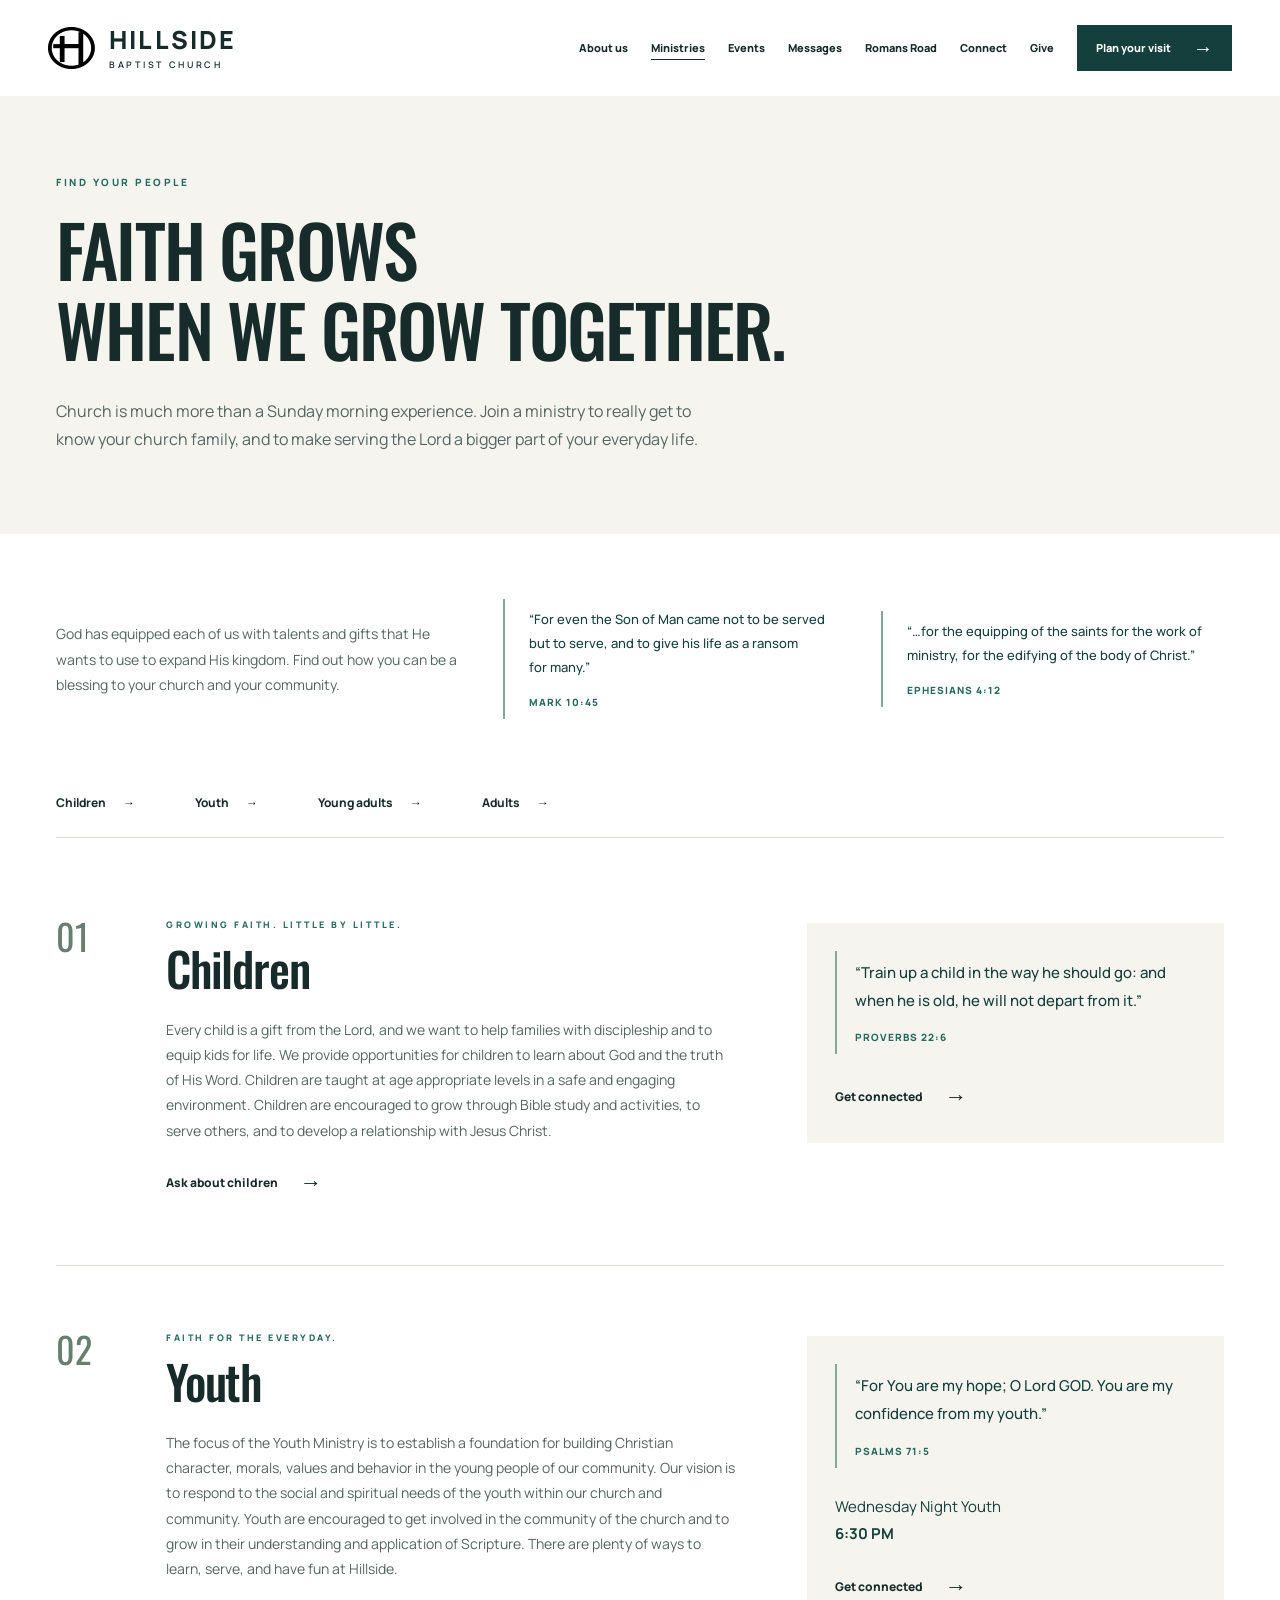
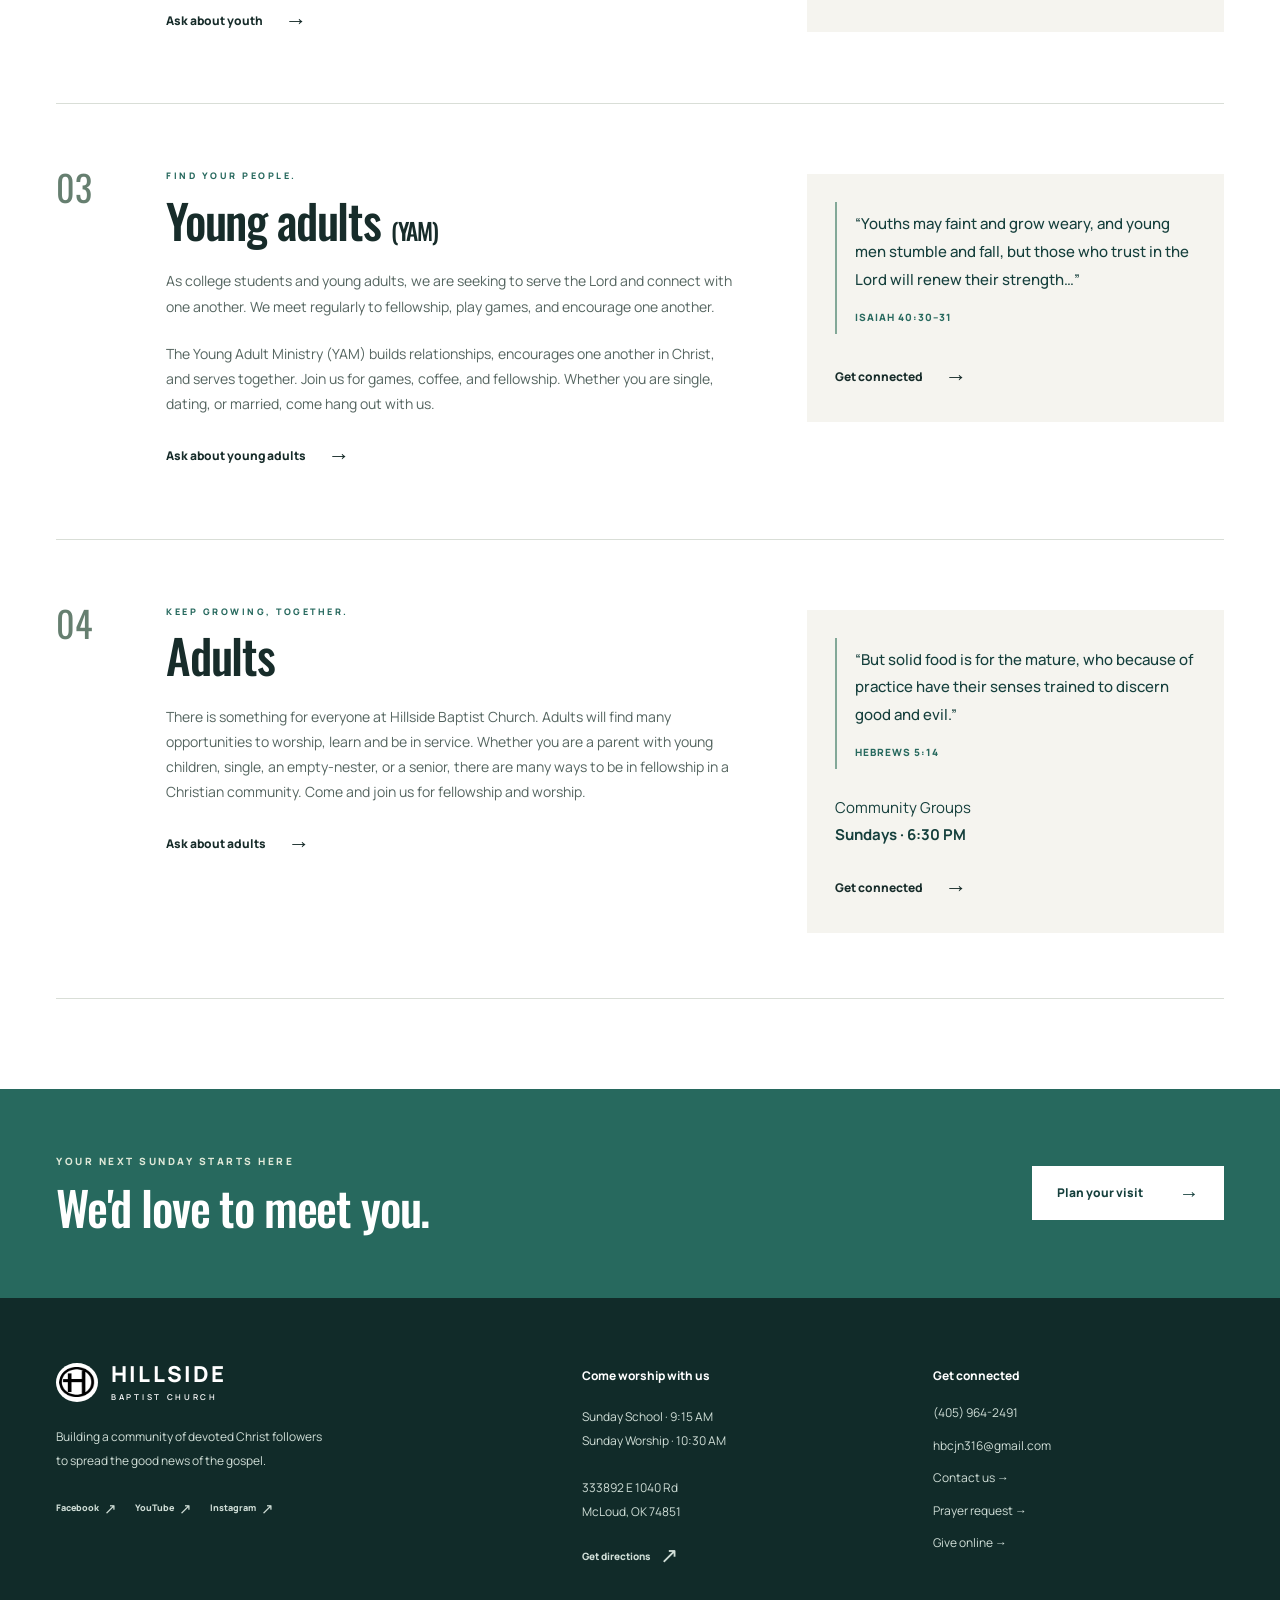
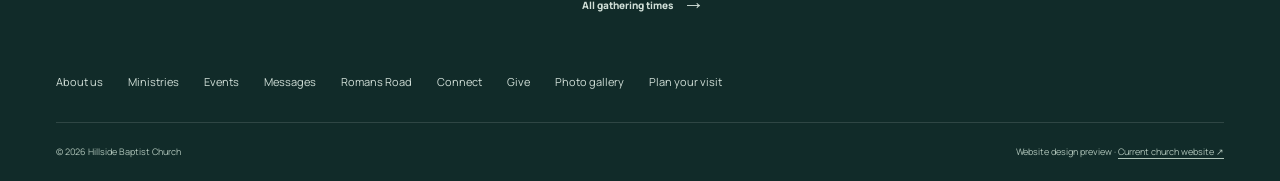
<file: ministries.html>
<!doctype html>
<html lang="en"><head><meta charset="utf-8"><meta name="viewport" content="width=device-width, initial-scale=1"><title>Ministries | Hillside Baptist Church</title><meta name="description" content="Children, youth, young adults, and adults: discover your place to learn, serve, and grow at Hillside."><meta name="robots" content="noindex, nofollow"><meta name="theme-color" content="#153f3c"><link rel="icon" href="hillside-h-logo.png"><link rel="stylesheet" href="styles.css"><script src="script.js" defer></script></head><body class="inner-page"><a class="skip-link" href="#main">Skip to content</a><header class="site-header "><div class="header-inner"><a class="brand" href="index.html" aria-label="Hillside Baptist Church home"><img src="hillside-h-logo.png" width="49" height="43" alt=""><span>HILLSIDE<small>BAPTIST CHURCH</small></span></a><button class="menu-toggle" aria-expanded="false" aria-controls="main-nav"><span>Menu</span><span class="menu-icon" aria-hidden="true">&#9776;</span></button><nav id="main-nav" aria-label="Main navigation"><a href="about.html">About us</a><a href="ministries.html" aria-current="page">Ministries</a><a href="events.html">Events</a><a href="messages.html">Messages</a><a href="romans-road.html">Romans Road</a><a href="connect.html">Connect</a><a href="give.html">Give</a><a class="button nav-visit" href="visit.html">Plan your visit <span aria-hidden="true">&rarr;</span></a></nav></div></header><main id="main"><section class="page-intro"><div class="wrap"><p class="eyebrow">Find your people</p><h1>Faith grows<br>when we grow together.</h1><p class="intro-copy">Church is much more than a Sunday morning experience. Join a ministry to really get to know your church family, and to make serving the Lord a bigger part of your everyday life.</p></div></section><section class="wrap ministry-opening"><p>God has equipped each of us with talents and gifts that He wants to use to expand His kingdom. Find out how you can be a blessing to your church and your community.</p><blockquote class="scripture"><p>&ldquo;For even the Son of Man came not to be served but to serve, and to give his life as a ransom for many.&rdquo;</p><cite>Mark 10:45</cite></blockquote><blockquote class="scripture"><p>&ldquo;…for the equipping of the saints for the work of ministry, for the edifying of the body of Christ.&rdquo;</p><cite>Ephesians 4:12</cite></blockquote></section><nav class="wrap section-tabs" aria-label="Ministry sections"><a href="#children">Children <span aria-hidden="true">&rarr;</span></a><a href="#youth">Youth <span aria-hidden="true">&rarr;</span></a><a href="#young-adults">Young adults <span aria-hidden="true">&rarr;</span></a><a href="#adults">Adults <span aria-hidden="true">&rarr;</span></a></nav><div class="wrap ministry-details"><section id="children" class="ministry-detail"><span class="detail-number">01</span><div><p class="eyebrow">Growing faith. Little by little.</p><h2>Children</h2><p>Every child is a gift from the Lord, and we want to help families with discipleship and to equip kids for life. We provide opportunities for children to learn about God and the truth of His Word. Children are taught at age appropriate levels in a safe and engaging environment. Children are encouraged to grow through Bible study and activities, to serve others, and to develop a relationship with Jesus Christ.</p><a class="text-link" href="contact.html">Ask about children <span aria-hidden="true">&rarr;</span></a></div><aside class="ministry-side"><blockquote class="scripture"><p>&ldquo;Train up a child in the way he should go: and when he is old, he will not depart from it.&rdquo;</p><cite>Proverbs 22:6</cite></blockquote><a class="text-link" href="connect.html">Get connected <span aria-hidden="true">&rarr;</span></a></aside></section><section id="youth" class="ministry-detail"><span class="detail-number">02</span><div><p class="eyebrow">Faith for the everyday.</p><h2>Youth</h2><p>The focus of the Youth Ministry is to establish a foundation for building Christian character, morals, values and behavior in the young people of our community. Our vision is to respond to the social and spiritual needs of the youth within our church and community. Youth are encouraged to get involved in the community of the church and to grow in their understanding and application of Scripture. There are plenty of ways to learn, serve, and have fun at Hillside.</p><a class="text-link" href="contact.html">Ask about youth <span aria-hidden="true">&rarr;</span></a></div><aside class="ministry-side"><blockquote class="scripture"><p>&ldquo;For You are my hope; O Lord GOD. You are my confidence from my youth.&rdquo;</p><cite>Psalms 71:5</cite></blockquote><p>Wednesday Night Youth<br><strong>6:30 PM</strong></p><a class="text-link" href="connect.html">Get connected <span aria-hidden="true">&rarr;</span></a></aside></section><section id="young-adults" class="ministry-detail"><span class="detail-number">03</span><div><p class="eyebrow">Find your people.</p><h2>Young adults <span class="yam-label">(YAM)</span></h2><p>As college students and young adults, we are seeking to serve the Lord and connect with one another. We meet regularly to fellowship, play games, and encourage one another.</p><p>The Young Adult Ministry (YAM) builds relationships, encourages one another in Christ, and serves together. Join us for games, coffee, and fellowship. Whether you are single, dating, or married, come hang out with us.</p><a class="text-link" href="contact.html">Ask about young adults <span aria-hidden="true">&rarr;</span></a></div><aside class="ministry-side"><blockquote class="scripture"><p>&ldquo;Youths may faint and grow weary, and young men stumble and fall, but those who trust in the Lord will renew their strength…&rdquo;</p><cite>Isaiah 40:30–31</cite></blockquote><a class="text-link" href="connect.html">Get connected <span aria-hidden="true">&rarr;</span></a></aside></section><section id="adults" class="ministry-detail"><span class="detail-number">04</span><div><p class="eyebrow">Keep growing, together.</p><h2>Adults</h2><p>There is something for everyone at Hillside Baptist Church. Adults will find many opportunities to worship, learn and be in service. Whether you are a parent with young children, single, an empty-nester, or a senior, there are many ways to be in fellowship in a Christian community. Come and join us for fellowship and worship.</p><a class="text-link" href="contact.html">Ask about adults <span aria-hidden="true">&rarr;</span></a></div><aside class="ministry-side"><blockquote class="scripture"><p>&ldquo;But solid food is for the mature, who because of practice have their senses trained to discern good and evil.&rdquo;</p><cite>Hebrews 5:14</cite></blockquote><p>Community Groups<br><strong>Sundays &middot; 6:30 PM</strong></p><a class="text-link" href="connect.html">Get connected <span aria-hidden="true">&rarr;</span></a></aside></section></div><section class="closing-invite"><div class="wrap"><div><p class="eyebrow">Your next Sunday starts here</p><h2>We'd love to meet you.</h2></div><a class="button button-light" href="visit.html">Plan your visit <span aria-hidden="true">&rarr;</span></a></div></section></main><footer class="site-footer"><div class="wrap footer-grid"><div><a class="brand" href="index.html" aria-label="Hillside Baptist Church home"><img src="hillside-h-logo.png" width="49" height="43" alt=""><span>HILLSIDE<small>BAPTIST CHURCH</small></span></a><p>Building a community of devoted Christ followers<br>to spread the good news of the gospel.</p><div class="social-links"><a class="text-link" href="https://www.facebook.com/hbcmcloud/">Facebook <span aria-hidden="true">&nearr;</span></a><a class="text-link" href="https://www.youtube.com/channel/UCHn_ALvELTZhl1jB9Nh0KcA">YouTube <span aria-hidden="true">&nearr;</span></a><a class="text-link" href="https://www.instagram.com/hbcmcloud">Instagram <span aria-hidden="true">&nearr;</span></a></div></div><div><h2>Come worship with us</h2><p>Sunday School &middot; 9:15 AM<br>Sunday Worship &middot; 10:30 AM</p><p>333892 E 1040 Rd<br>McLoud, OK 74851</p><a class="text-link" href="https://maps.app.goo.gl/67DMKajYYq21WJ9SA">Get directions <span aria-hidden="true">&nearr;</span></a><a class="text-link" href="events.html">All gathering times <span aria-hidden="true">&rarr;</span></a></div><div><h2>Get connected</h2><a href="tel:+14059642491">(405) 964-2491</a><a href="mailto:hbcjn316@gmail.com">hbcjn316@gmail.com</a><a href="contact.html">Contact us <span aria-hidden="true">&rarr;</span></a><a href="prayer.html">Prayer request <span aria-hidden="true">&rarr;</span></a><a href="give.html">Give online <span aria-hidden="true">&rarr;</span></a></div></div><nav class="wrap footer-pages" aria-label="Explore Hillside"><a href="about.html">About us</a><a href="ministries.html">Ministries</a><a href="events.html">Events</a><a href="messages.html">Messages</a><a href="romans-road.html">Romans Road</a><a href="connect.html">Connect</a><a href="give.html">Give</a><a href="gallery.html">Photo gallery</a><a href="visit.html">Plan your visit</a></nav><div class="wrap footer-bottom"><span>&copy; 2026 Hillside Baptist Church</span><span>Website design preview &middot; <a href="https://www.hbcmcloud.org/">Current church website <span aria-hidden="true">&nearr;</span></a></span></div></footer></body></html>
</file>
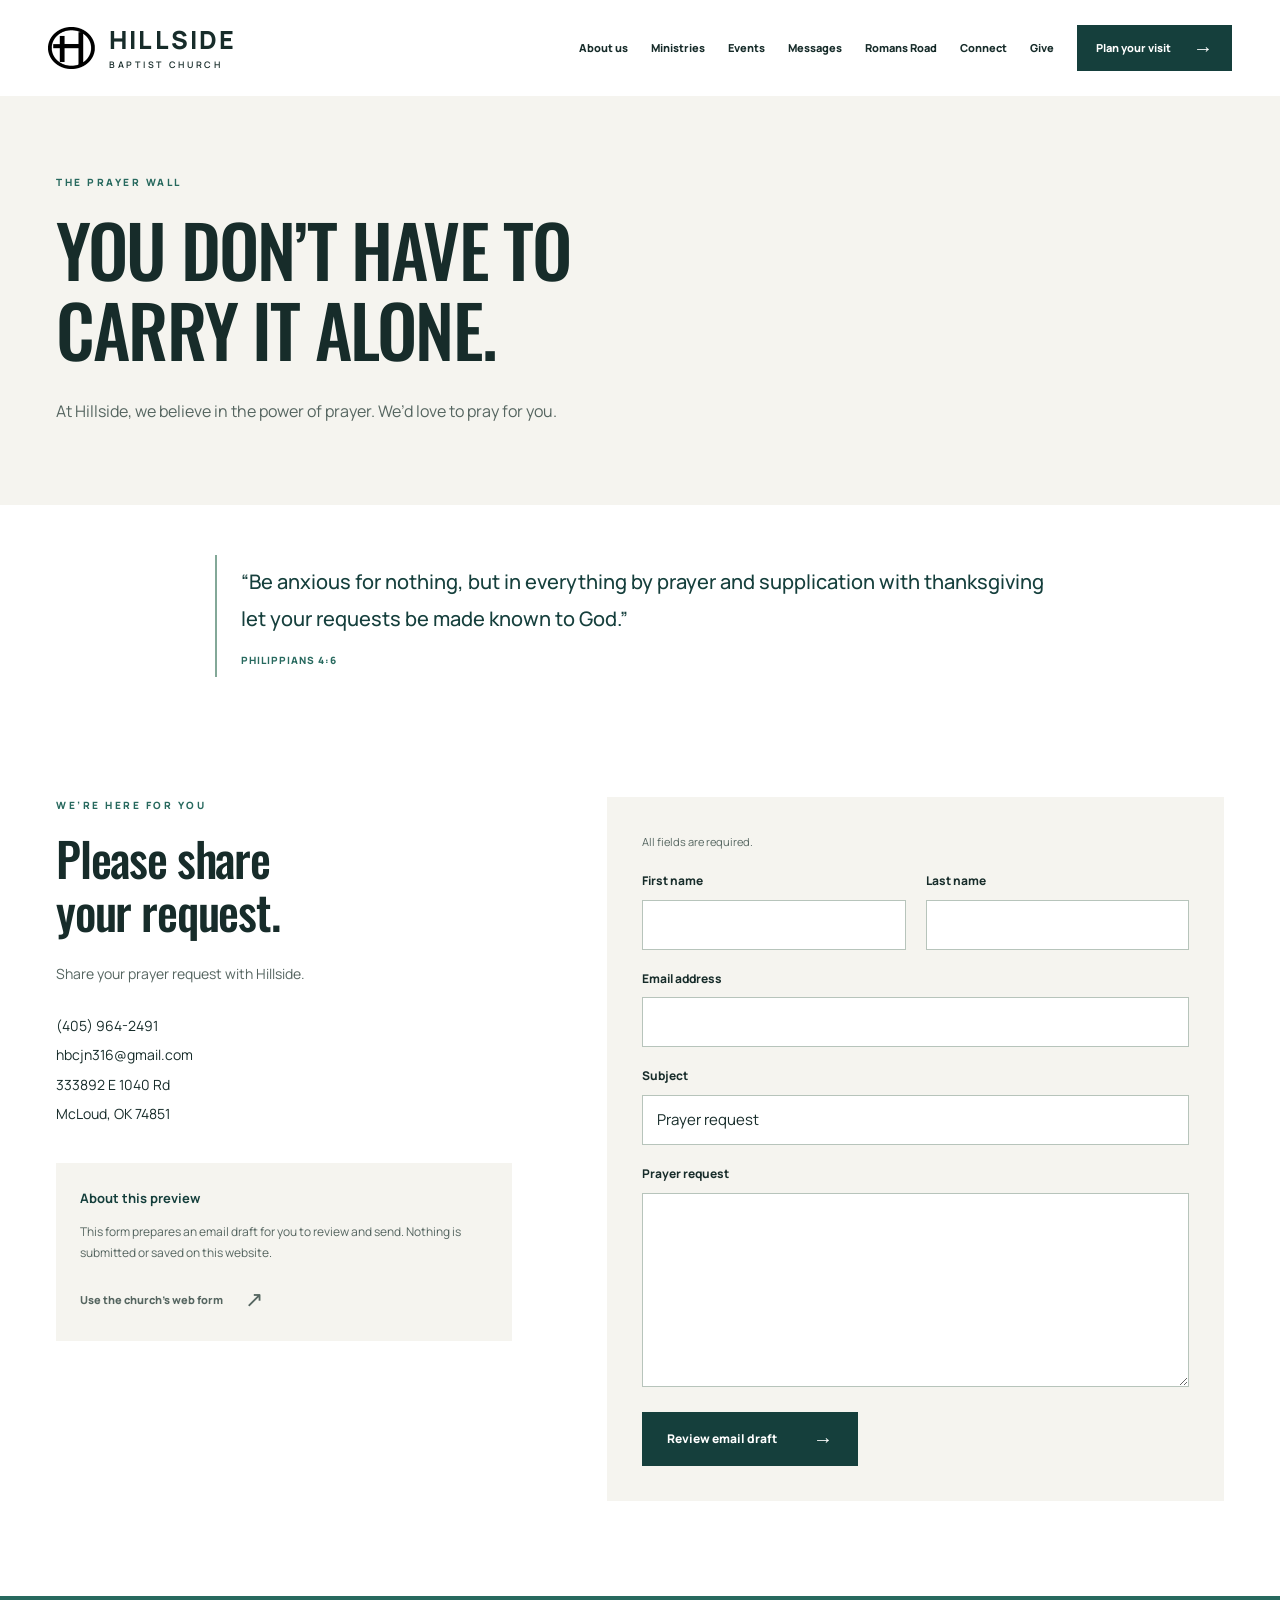
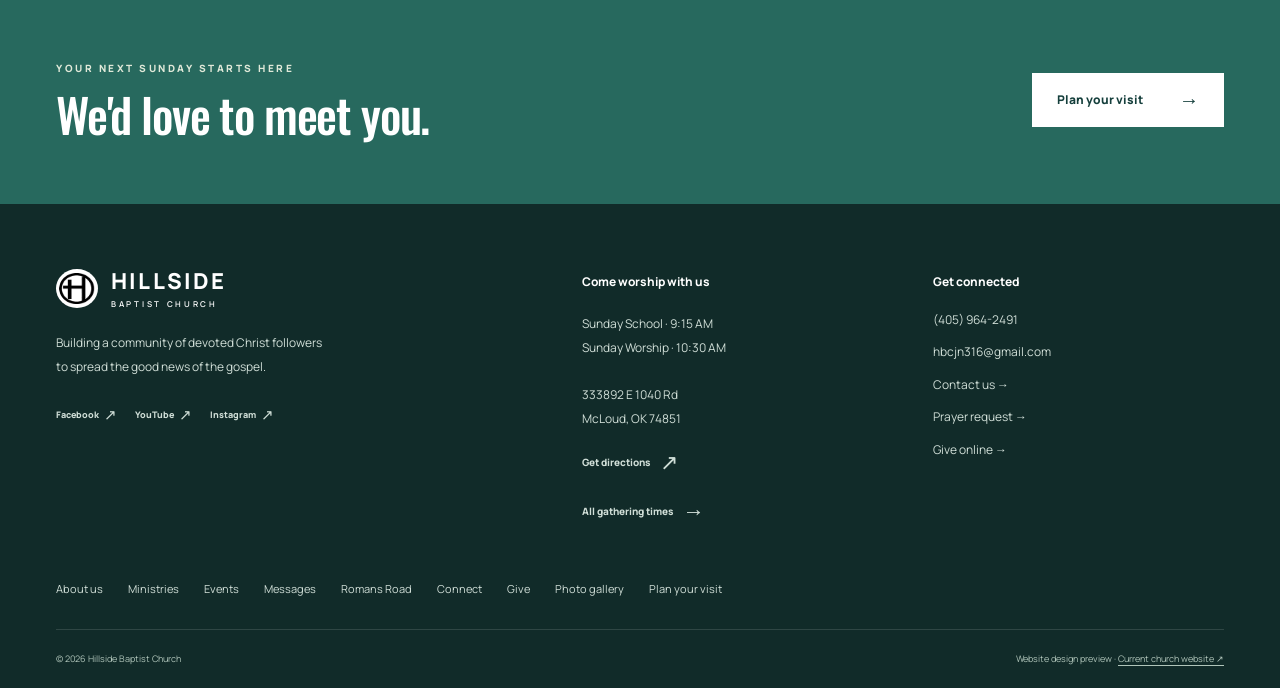
<file: prayer.html>
<!doctype html>
<html lang="en"><head><meta charset="utf-8"><meta name="viewport" content="width=device-width, initial-scale=1"><title>Prayer wall | Hillside Baptist Church</title><meta name="description" content="Share a prayer request with Hillside Baptist Church. We would love to pray for you."><meta name="robots" content="noindex, nofollow"><meta name="theme-color" content="#153f3c"><link rel="icon" href="hillside-h-logo.png"><link rel="stylesheet" href="styles.css"><script src="script.js" defer></script></head><body class="inner-page"><a class="skip-link" href="#main">Skip to content</a><header class="site-header "><div class="header-inner"><a class="brand" href="index.html" aria-label="Hillside Baptist Church home"><img src="hillside-h-logo.png" width="49" height="43" alt=""><span>HILLSIDE<small>BAPTIST CHURCH</small></span></a><button class="menu-toggle" aria-expanded="false" aria-controls="main-nav"><span>Menu</span><span class="menu-icon" aria-hidden="true">&#9776;</span></button><nav id="main-nav" aria-label="Main navigation"><a href="about.html">About us</a><a href="ministries.html">Ministries</a><a href="events.html">Events</a><a href="messages.html">Messages</a><a href="romans-road.html">Romans Road</a><a href="connect.html">Connect</a><a href="give.html">Give</a><a class="button nav-visit" href="visit.html">Plan your visit <span aria-hidden="true">&rarr;</span></a></nav></div></header><main id="main"><section class="page-intro"><div class="wrap"><p class="eyebrow">The prayer wall</p><h1>You don’t have to<br>carry it alone.</h1><p class="intro-copy">At Hillside, we believe in the power of prayer. We’d love to pray for you.</p></div></section><div class="wrap prayer-scripture"><blockquote class="scripture"><p>&ldquo;Be anxious for nothing, but in everything by prayer and supplication with thanksgiving let your requests be made known to God.&rdquo;</p><cite>Philippians 4:6</cite></blockquote></div><section class="section wrap form-layout"><div><p class="eyebrow">We’re here for you</p><h2>Please share<br>your request.</h2><p>Share your prayer request with Hillside.</p><address><a href="tel:+14059642491">(405) 964-2491</a><br><a href="mailto:hbcjn316@gmail.com">hbcjn316@gmail.com</a><br>333892 E 1040 Rd<br>McLoud, OK 74851</address><div class="form-note"><strong>About this preview</strong><p>This form prepares an email draft for you to review and send. Nothing is submitted or saved on this website.</p><a class="text-link" href="https://www.hbcmcloud.org/prayer-wall">Use the church’s web form <span aria-hidden="true">&nearr;</span></a></div></div><div><form class="contact-form" data-email-form data-kind="prayer"><p class="field-note">All fields are required.</p><div class="name-fields"><div><label for="first-name">First name</label><input id="first-name" name="firstName" autocomplete="given-name" maxlength="80" required></div><div><label for="last-name">Last name</label><input id="last-name" name="lastName" autocomplete="family-name" maxlength="80" required></div></div><label for="email">Email address</label><input id="email" type="email" name="email" autocomplete="email" maxlength="200" required><label for="subject">Subject</label><input id="subject" name="subject" maxlength="160" required value="Prayer request"><label for="message">Prayer request</label><textarea id="message" name="message" rows="7" maxlength="4000" required></textarea><button class="button" type="submit">Review email draft <span aria-hidden="true">&rarr;</span></button><noscript><p>Please <a class="text-link" href="https://www.hbcmcloud.org/prayer-wall">use the church’s web form <span aria-hidden="true">&nearr;</span></a> to send your message.</p></noscript></form><section class="draft-review" hidden aria-labelledby="draft-heading"><h3 id="draft-heading" tabindex="-1">Your email draft is ready.</h3><p>Review your message below, then open your email app to send it to hbcjn316@gmail.com. It has not been sent.</p><pre class="draft-body"></pre><a class="button draft-link" href="mailto:hbcjn316@gmail.com">Open in email app <span aria-hidden="true">&nearr;</span></a><p class="field-note">No email app? Use the church’s web form linked on this page.</p></section></div></section><section class="closing-invite"><div class="wrap"><div><p class="eyebrow">Your next Sunday starts here</p><h2>We'd love to meet you.</h2></div><a class="button button-light" href="visit.html">Plan your visit <span aria-hidden="true">&rarr;</span></a></div></section></main><footer class="site-footer"><div class="wrap footer-grid"><div><a class="brand" href="index.html" aria-label="Hillside Baptist Church home"><img src="hillside-h-logo.png" width="49" height="43" alt=""><span>HILLSIDE<small>BAPTIST CHURCH</small></span></a><p>Building a community of devoted Christ followers<br>to spread the good news of the gospel.</p><div class="social-links"><a class="text-link" href="https://www.facebook.com/hbcmcloud/">Facebook <span aria-hidden="true">&nearr;</span></a><a class="text-link" href="https://www.youtube.com/channel/UCHn_ALvELTZhl1jB9Nh0KcA">YouTube <span aria-hidden="true">&nearr;</span></a><a class="text-link" href="https://www.instagram.com/hbcmcloud">Instagram <span aria-hidden="true">&nearr;</span></a></div></div><div><h2>Come worship with us</h2><p>Sunday School &middot; 9:15 AM<br>Sunday Worship &middot; 10:30 AM</p><p>333892 E 1040 Rd<br>McLoud, OK 74851</p><a class="text-link" href="https://maps.app.goo.gl/67DMKajYYq21WJ9SA">Get directions <span aria-hidden="true">&nearr;</span></a><a class="text-link" href="events.html">All gathering times <span aria-hidden="true">&rarr;</span></a></div><div><h2>Get connected</h2><a href="tel:+14059642491">(405) 964-2491</a><a href="mailto:hbcjn316@gmail.com">hbcjn316@gmail.com</a><a href="contact.html">Contact us <span aria-hidden="true">&rarr;</span></a><a href="prayer.html">Prayer request <span aria-hidden="true">&rarr;</span></a><a href="give.html">Give online <span aria-hidden="true">&rarr;</span></a></div></div><nav class="wrap footer-pages" aria-label="Explore Hillside"><a href="about.html">About us</a><a href="ministries.html">Ministries</a><a href="events.html">Events</a><a href="messages.html">Messages</a><a href="romans-road.html">Romans Road</a><a href="connect.html">Connect</a><a href="give.html">Give</a><a href="gallery.html">Photo gallery</a><a href="visit.html">Plan your visit</a></nav><div class="wrap footer-bottom"><span>&copy; 2026 Hillside Baptist Church</span><span>Website design preview &middot; <a href="https://www.hbcmcloud.org/">Current church website <span aria-hidden="true">&nearr;</span></a></span></div></footer></body></html>
</file>
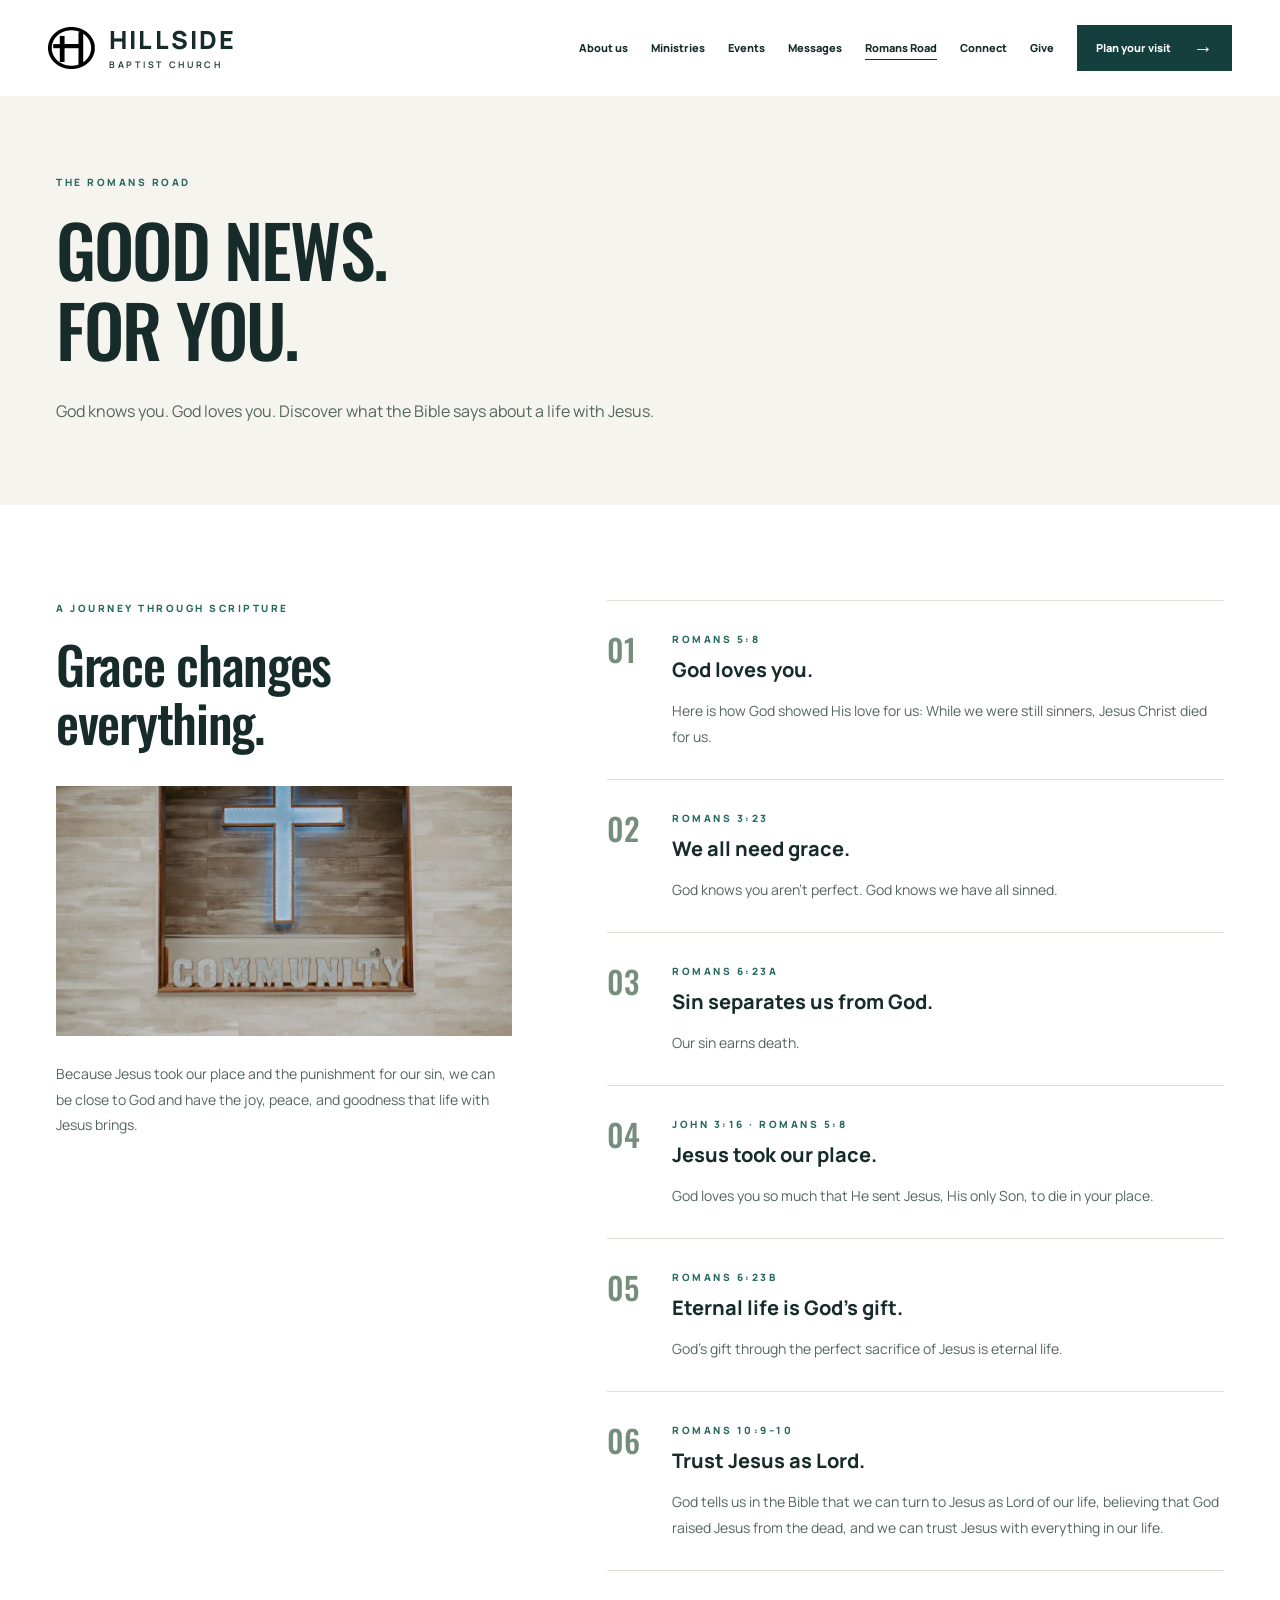
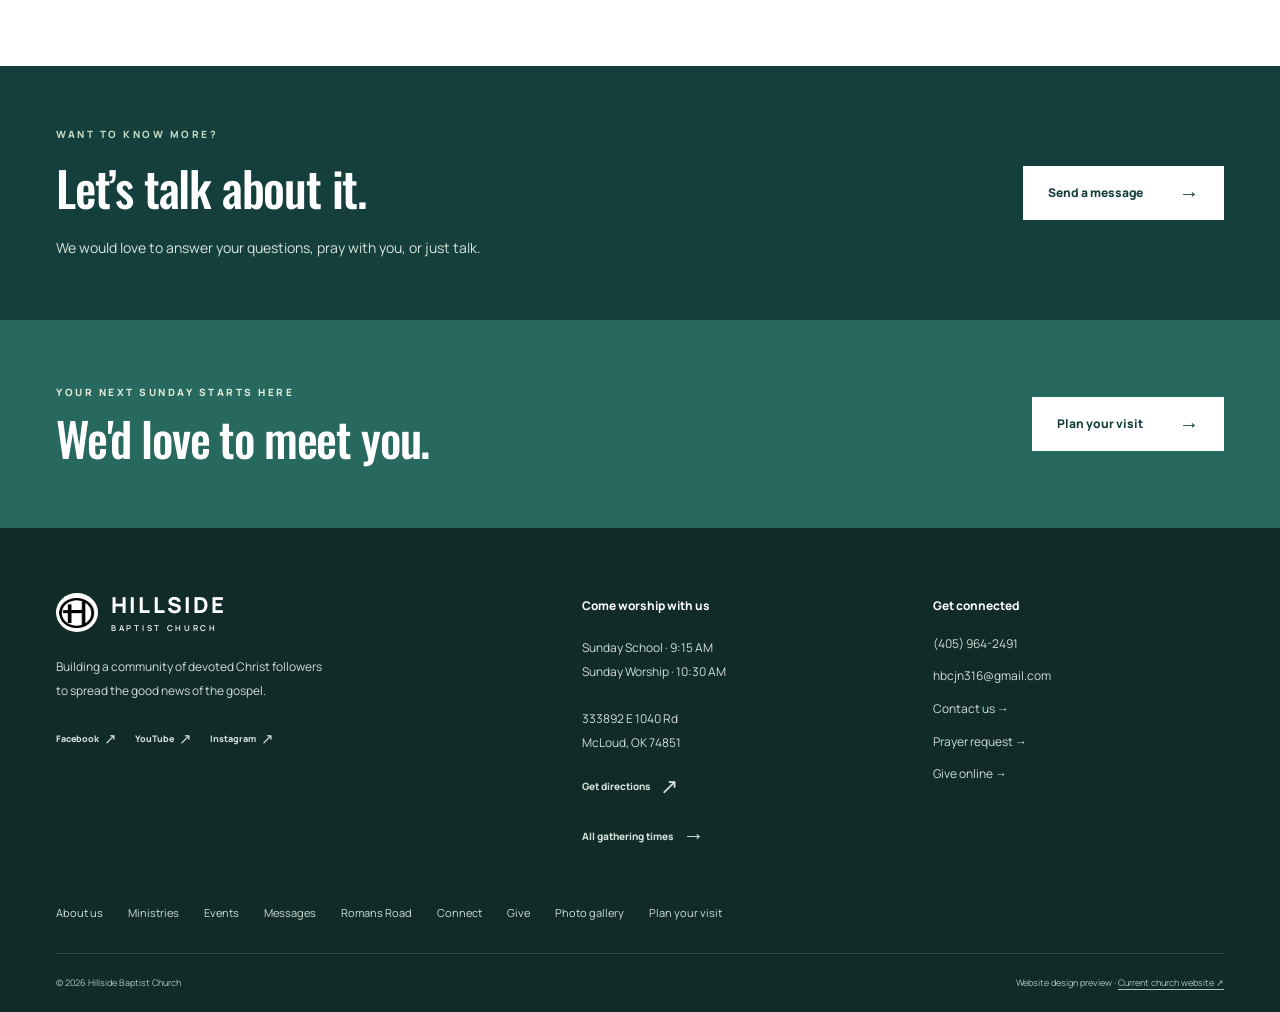
<file: romans-road.html>
<!doctype html>
<html lang="en"><head><meta charset="utf-8"><meta name="viewport" content="width=device-width, initial-scale=1"><title>Romans Road | Hillside Baptist Church</title><meta name="description" content="Explore the good news of Jesus Christ through the Romans Road, and connect with Hillside to learn more."><meta name="robots" content="noindex, nofollow"><meta name="theme-color" content="#153f3c"><link rel="icon" href="hillside-h-logo.png"><link rel="stylesheet" href="styles.css"><script src="script.js" defer></script></head><body class="inner-page"><a class="skip-link" href="#main">Skip to content</a><header class="site-header "><div class="header-inner"><a class="brand" href="index.html" aria-label="Hillside Baptist Church home"><img src="hillside-h-logo.png" width="49" height="43" alt=""><span>HILLSIDE<small>BAPTIST CHURCH</small></span></a><button class="menu-toggle" aria-expanded="false" aria-controls="main-nav"><span>Menu</span><span class="menu-icon" aria-hidden="true">&#9776;</span></button><nav id="main-nav" aria-label="Main navigation"><a href="about.html">About us</a><a href="ministries.html">Ministries</a><a href="events.html">Events</a><a href="messages.html">Messages</a><a href="romans-road.html" aria-current="page">Romans Road</a><a href="connect.html">Connect</a><a href="give.html">Give</a><a class="button nav-visit" href="visit.html">Plan your visit <span aria-hidden="true">&rarr;</span></a></nav></div></header><main id="main"><section class="page-intro"><div class="wrap"><p class="eyebrow">The Romans Road</p><h1>Good news.<br>For you.</h1><p class="intro-copy">God knows you. God loves you. Discover what the Bible says about a life with Jesus.</p></div></section><section class="section wrap road-layout"><aside><p class="eyebrow">A journey through Scripture</p><h2>Grace changes<br>everything.</h2><img src="assets/hillside-cross.jpg" alt="The cross at Hillside Baptist Church" class="" loading="lazy" decoding="async" width="1500" height="1000"><p>Because Jesus took our place and the punishment for our sin, we can be close to God and have the joy, peace, and goodness that life with Jesus brings.</p></aside><div class="road-steps"><article><span class="road-number">01</span><div><p class="eyebrow">Romans 5:8</p><h3>God loves you.</h3><p>Here is how God showed His love for us: While we were still sinners, Jesus Christ died for us.</p></div></article><article><span class="road-number">02</span><div><p class="eyebrow">Romans 3:23</p><h3>We all need grace.</h3><p>God knows you aren’t perfect. God knows we have all sinned.</p></div></article><article><span class="road-number">03</span><div><p class="eyebrow">Romans 6:23a</p><h3>Sin separates us from God.</h3><p>Our sin earns death.</p></div></article><article><span class="road-number">04</span><div><p class="eyebrow">John 3:16 · Romans 5:8</p><h3>Jesus took our place.</h3><p>God loves you so much that He sent Jesus, His only Son, to die in your place.</p></div></article><article><span class="road-number">05</span><div><p class="eyebrow">Romans 6:23b</p><h3>Eternal life is God’s gift.</h3><p>God’s gift through the perfect sacrifice of Jesus is eternal life.</p></div></article><article><span class="road-number">06</span><div><p class="eyebrow">Romans 10:9–10</p><h3>Trust Jesus as Lord.</h3><p>God tells us in the Bible that we can turn to Jesus as Lord of our life, believing that God raised Jesus from the dead, and we can trust Jesus with everything in our life.</p></div></article></div></section><section class="gospel-band"><div class="wrap"><div><p class="eyebrow">Want to know more?</p><h2>Let’s talk about it.</h2><p>We would love to answer your questions, pray with you, or just talk.</p></div><a class="button button-light" href="contact.html">Send a message <span aria-hidden="true">&rarr;</span></a></div></section><section class="closing-invite"><div class="wrap"><div><p class="eyebrow">Your next Sunday starts here</p><h2>We'd love to meet you.</h2></div><a class="button button-light" href="visit.html">Plan your visit <span aria-hidden="true">&rarr;</span></a></div></section></main><footer class="site-footer"><div class="wrap footer-grid"><div><a class="brand" href="index.html" aria-label="Hillside Baptist Church home"><img src="hillside-h-logo.png" width="49" height="43" alt=""><span>HILLSIDE<small>BAPTIST CHURCH</small></span></a><p>Building a community of devoted Christ followers<br>to spread the good news of the gospel.</p><div class="social-links"><a class="text-link" href="https://www.facebook.com/hbcmcloud/">Facebook <span aria-hidden="true">&nearr;</span></a><a class="text-link" href="https://www.youtube.com/channel/UCHn_ALvELTZhl1jB9Nh0KcA">YouTube <span aria-hidden="true">&nearr;</span></a><a class="text-link" href="https://www.instagram.com/hbcmcloud">Instagram <span aria-hidden="true">&nearr;</span></a></div></div><div><h2>Come worship with us</h2><p>Sunday School &middot; 9:15 AM<br>Sunday Worship &middot; 10:30 AM</p><p>333892 E 1040 Rd<br>McLoud, OK 74851</p><a class="text-link" href="https://maps.app.goo.gl/67DMKajYYq21WJ9SA">Get directions <span aria-hidden="true">&nearr;</span></a><a class="text-link" href="events.html">All gathering times <span aria-hidden="true">&rarr;</span></a></div><div><h2>Get connected</h2><a href="tel:+14059642491">(405) 964-2491</a><a href="mailto:hbcjn316@gmail.com">hbcjn316@gmail.com</a><a href="contact.html">Contact us <span aria-hidden="true">&rarr;</span></a><a href="prayer.html">Prayer request <span aria-hidden="true">&rarr;</span></a><a href="give.html">Give online <span aria-hidden="true">&rarr;</span></a></div></div><nav class="wrap footer-pages" aria-label="Explore Hillside"><a href="about.html">About us</a><a href="ministries.html">Ministries</a><a href="events.html">Events</a><a href="messages.html">Messages</a><a href="romans-road.html">Romans Road</a><a href="connect.html">Connect</a><a href="give.html">Give</a><a href="gallery.html">Photo gallery</a><a href="visit.html">Plan your visit</a></nav><div class="wrap footer-bottom"><span>&copy; 2026 Hillside Baptist Church</span><span>Website design preview &middot; <a href="https://www.hbcmcloud.org/">Current church website <span aria-hidden="true">&nearr;</span></a></span></div></footer></body></html>
</file>
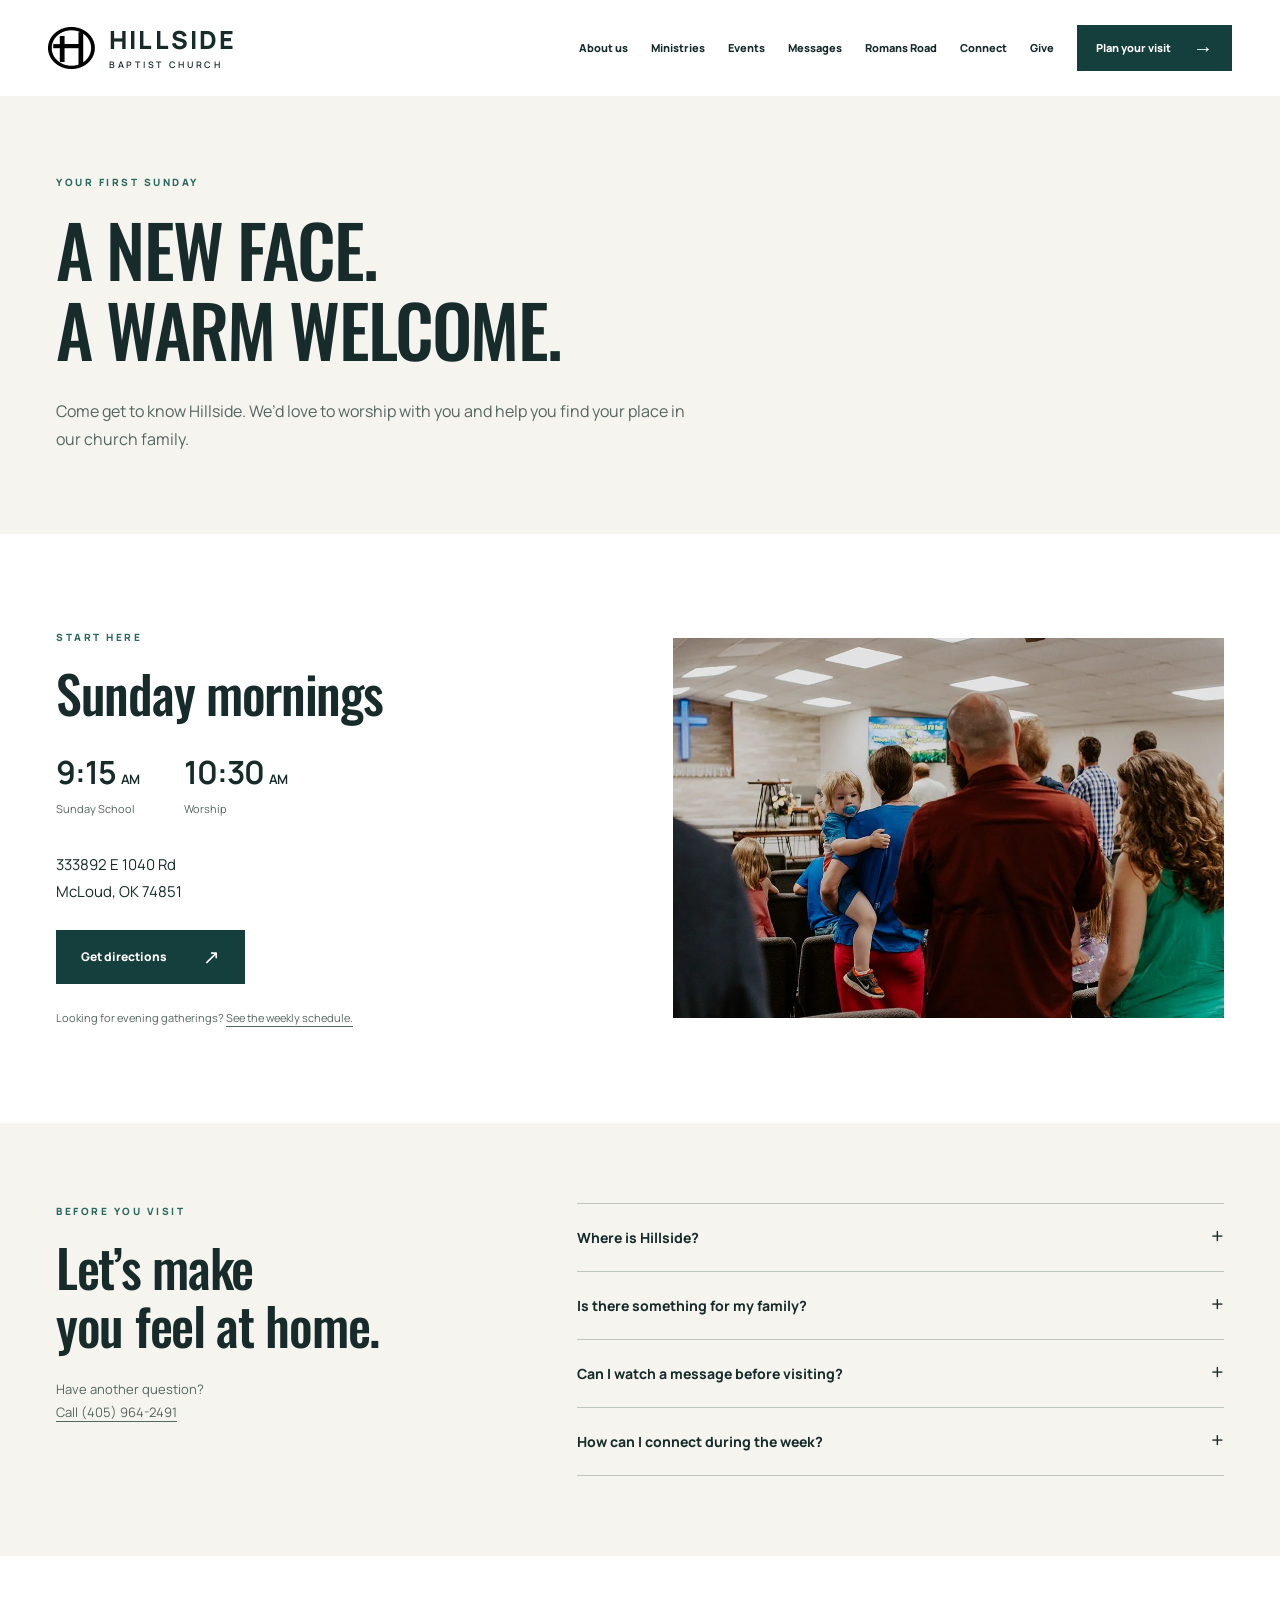
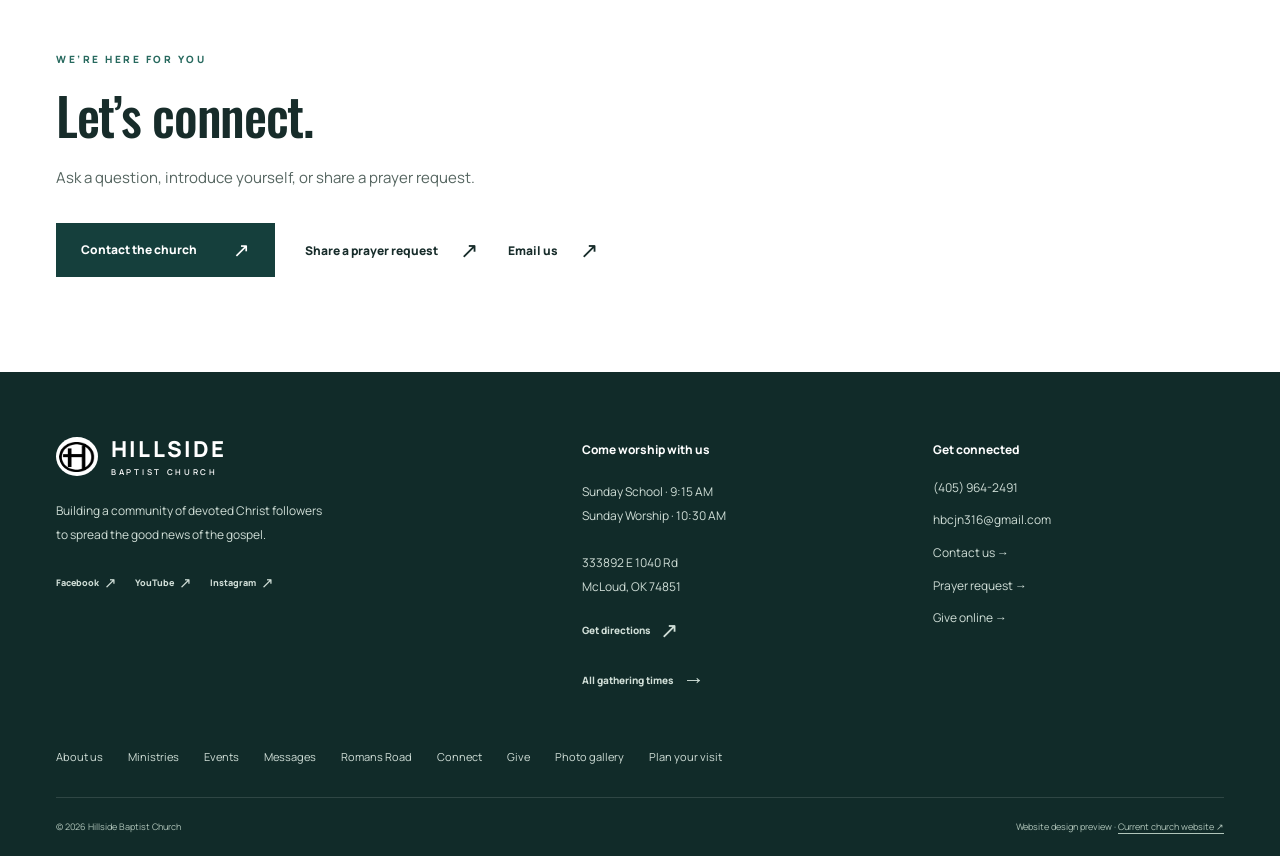
<file: visit.html>
<!doctype html>
<html lang="en"><head><meta charset="utf-8"><meta name="viewport" content="width=device-width, initial-scale=1"><title>Plan your visit | Hillside Baptist Church</title><meta name="description" content="Find Sunday service times, directions, and a warm welcome at Hillside Baptist Church in McLoud."><meta name="robots" content="noindex, nofollow"><meta name="theme-color" content="#153f3c"><link rel="icon" href="hillside-h-logo.png"><link rel="stylesheet" href="styles.css"><script src="script.js" defer></script></head><body class="inner-page"><a class="skip-link" href="#main">Skip to content</a><header class="site-header "><div class="header-inner"><a class="brand" href="index.html" aria-label="Hillside Baptist Church home"><img src="hillside-h-logo.png" width="49" height="43" alt=""><span>HILLSIDE<small>BAPTIST CHURCH</small></span></a><button class="menu-toggle" aria-expanded="false" aria-controls="main-nav"><span>Menu</span><span class="menu-icon" aria-hidden="true">&#9776;</span></button><nav id="main-nav" aria-label="Main navigation"><a href="about.html">About us</a><a href="ministries.html">Ministries</a><a href="events.html">Events</a><a href="messages.html">Messages</a><a href="romans-road.html">Romans Road</a><a href="connect.html">Connect</a><a href="give.html">Give</a><a class="button nav-visit" aria-current="page" href="visit.html">Plan your visit <span aria-hidden="true">&rarr;</span></a></nav></div></header><main id="main"><section class="page-intro"><div class="wrap"><p class="eyebrow">Your first Sunday</p><h1>A new face.<br>A warm welcome.</h1><p class="intro-copy">Come get to know Hillside. We’d love to worship with you and help you find your place in our church family.</p></div></section><section class="section wrap visit-details"><div><p class="eyebrow">Start here</p><h2>Sunday mornings</h2><div class="visit-times"><div><strong>9:15 <small>AM</small></strong><span>Sunday School</span></div><div><strong>10:30 <small>AM</small></strong><span>Worship</span></div></div><p>333892 E 1040 Rd<br>McLoud, OK 74851</p><a class="button" href="https://www.google.com/maps/search/?api=1&query=Hillside+Baptist+Church+333892+E+1040+Rd+McLoud+OK+74851">Get directions <span aria-hidden="true">↗</span></a><p class="schedule-note">Looking for evening gatherings? <a href="events.html">See the weekly schedule.</a></p></div><img class="" src="assets/hillside-worship.jpg" alt="The congregation at Hillside worshiping together" loading="lazy" decoding="async" width="1500" height="1000"></section><section class="soft-section"><div class="wrap faq-grid"><div><p class="eyebrow">Before you visit</p><h2>Let’s make<br>you feel at home.</h2><p>Have another question?<br><a href="tel:+14059642491">Call (405) 964-2491</a></p></div><div class="faq-list"><details><summary>Where is Hillside?</summary><p>We’re at 333892 E 1040 Rd in McLoud, Oklahoma, north of town in the Hillside community. <a href="https://www.google.com/maps/search/?api=1&query=Hillside+Baptist+Church+333892+E+1040+Rd+McLoud+OK+74851">Open directions</a> to plan your drive.</p></details><details><summary>Is there something for my family?</summary><p>Hillside has ministries for children, youth, young adults, and adults. <a href="ministries.html">Explore the ministries</a>, or contact us with questions about your family’s first visit.</p></details><details><summary>Can I watch a message before visiting?</summary><p>Yes. <a href="messages.html">Watch a message</a> from our published archive or visit the Hillside YouTube channel to get familiar with our Bible teaching.</p></details><details><summary>How can I connect during the week?</summary><p>Community groups meet Sundays at 6:30 PM. Wednesday youth and Bible study meet at 6:30 PM. Check our <a href="events.html">events page</a> for the calendar.</p></details></div></div></section><section class="section wrap contact-section"><p class="eyebrow">We’re here for you</p><h2>Let’s connect.</h2><p>Ask a question, introduce yourself, or share a prayer request.</p><div class="hero-actions"><a class="button" href="contact.html">Contact the church <span aria-hidden="true">↗</span></a><a class="text-link" href="prayer.html">Share a prayer request <span aria-hidden="true">↗</span></a><a class="text-link" href="mailto:hbcjn316@gmail.com">Email us <span aria-hidden="true">↗</span></a></div></section></main><footer class="site-footer"><div class="wrap footer-grid"><div><a class="brand" href="index.html" aria-label="Hillside Baptist Church home"><img src="hillside-h-logo.png" width="49" height="43" alt=""><span>HILLSIDE<small>BAPTIST CHURCH</small></span></a><p>Building a community of devoted Christ followers<br>to spread the good news of the gospel.</p><div class="social-links"><a class="text-link" href="https://www.facebook.com/hbcmcloud/">Facebook <span aria-hidden="true">&nearr;</span></a><a class="text-link" href="https://www.youtube.com/channel/UCHn_ALvELTZhl1jB9Nh0KcA">YouTube <span aria-hidden="true">&nearr;</span></a><a class="text-link" href="https://www.instagram.com/hbcmcloud">Instagram <span aria-hidden="true">&nearr;</span></a></div></div><div><h2>Come worship with us</h2><p>Sunday School &middot; 9:15 AM<br>Sunday Worship &middot; 10:30 AM</p><p>333892 E 1040 Rd<br>McLoud, OK 74851</p><a class="text-link" href="https://maps.app.goo.gl/67DMKajYYq21WJ9SA">Get directions <span aria-hidden="true">&nearr;</span></a><a class="text-link" href="events.html">All gathering times <span aria-hidden="true">&rarr;</span></a></div><div><h2>Get connected</h2><a href="tel:+14059642491">(405) 964-2491</a><a href="mailto:hbcjn316@gmail.com">hbcjn316@gmail.com</a><a href="contact.html">Contact us <span aria-hidden="true">&rarr;</span></a><a href="prayer.html">Prayer request <span aria-hidden="true">&rarr;</span></a><a href="give.html">Give online <span aria-hidden="true">&rarr;</span></a></div></div><nav class="wrap footer-pages" aria-label="Explore Hillside"><a href="about.html">About us</a><a href="ministries.html">Ministries</a><a href="events.html">Events</a><a href="messages.html">Messages</a><a href="romans-road.html">Romans Road</a><a href="connect.html">Connect</a><a href="give.html">Give</a><a href="gallery.html">Photo gallery</a><a href="visit.html">Plan your visit</a></nav><div class="wrap footer-bottom"><span>&copy; 2026 Hillside Baptist Church</span><span>Website design preview &middot; <a href="https://www.hbcmcloud.org/">Current church website <span aria-hidden="true">&nearr;</span></a></span></div></footer></body></html>
</file>
<file: styles.css>
@font-face{font-family:Manrope;src:url('assets/manrope-latin.woff2') format('woff2');font-weight:200 800;font-display:swap}@font-face{font-family:Oswald;src:url('assets/oswald-latin.woff2') format('woff2');font-weight:200 700;font-display:swap}
:root{--ink:#172c2a;--green:#153f3c;--accent:#27695e;--mint:#c2d8c1;--paper:#f5f4ef;--line:#d9ded7;--muted:#556560;--body:Manrope,Arial,sans-serif;--display:Oswald,'Arial Narrow',sans-serif}*{box-sizing:border-box}html{scroll-behavior:smooth;scroll-padding-top:115px}body{margin:0;color:var(--ink);background:white;font:15px/1.8 var(--body);-webkit-font-smoothing:antialiased}a{color:inherit;text-decoration:none}button{font:inherit}img{display:block;max-width:100%;height:auto}h1,h2,h3,p{margin:0}h1,h2{font-family:var(--display);font-weight:500;line-height:1.12;letter-spacing:-.025em}h1{font-size:clamp(54px,6.5vw,94px);text-transform:uppercase}h2{font-size:clamp(36px,4.05vw,58px)}h3{font-size:21px;line-height:1.3;font-weight:750}p+p{margin-top:18px}p{text-wrap:pretty}a,button,summary{-webkit-tap-highlight-color:transparent}a:focus-visible,button:focus-visible,summary:focus-visible{outline:3px solid #d77a26;outline-offset:6px}a.text-link:hover{text-decoration:underline;text-underline-offset:6px}::selection{background:var(--mint);color:var(--green)}.wrap{width:min(1200px,calc(100% - 112px));margin-inline:auto}.section{padding-block:95px}.eyebrow{text-transform:uppercase;font-size:10px;font-weight:800;letter-spacing:2.5px;line-height:1.6;margin-bottom:19px;color:var(--accent)}.text-link{display:inline-flex;align-items:center;gap:22px;font-size:12px;font-weight:800;line-height:1.6}.text-link span{font-size:22px;font-weight:400}.button{display:inline-flex;justify-content:center;align-items:center;gap:36px;min-height:54px;padding:15px 25px;background:var(--green);color:white;font-size:12px;font-weight:800;line-height:1.5;transition:background .2s,transform .2s}.button:hover{background:#286257;transform:translateY(-2px)}.button span{font-size:20px;font-weight:400;line-height:1}.button-light{background:white;color:var(--green)}.button-light:hover{background:var(--mint);color:var(--green)}.skip-link{position:fixed;left:20px;top:-100px;z-index:100;background:white;padding:10px 20px;color:var(--green)}.skip-link:focus{top:12px}
.site-header{position:sticky;top:0;background:white;z-index:30;transition:background .2s}.header-inner{width:min(1400px,calc(100% - 96px));margin:auto;min-height:96px;display:flex;align-items:center;justify-content:space-between;gap:25px}.brand{display:flex;align-items:center;gap:13px;width:max-content;line-height:1}.brand img{width:48px;height:43px;object-fit:contain;mix-blend-mode:multiply}.brand>span{font-size:25px;letter-spacing:2.2px;font-weight:850}.brand small{display:block;font-size:9px;letter-spacing:2.7px;font-weight:600;margin-top:8px}.site-header nav{display:flex;align-items:center;gap:30px}.site-header nav>a{font-size:11px;font-weight:800;white-space:nowrap}.site-header nav>a:not(.button):hover,.site-header nav>a[aria-current]:not(.button){text-decoration:underline;text-underline-offset:7px}.site-header .nav-visit{padding:13px 19px;min-height:46px;gap:22px}.menu-toggle{display:none}.over-hero{position:absolute;left:0;right:0;background:transparent;color:white;border-bottom:1px solid #ffffff24}.over-hero .brand img,.site-footer .brand img{filter:invert(1);mix-blend-mode:screen}.over-hero .nav-visit{background:white;color:var(--green)}.over-hero.is-scrolled{position:fixed;background:var(--green);box-shadow:0 1px 8px #0002}.over-hero.is-scrolled .header-inner{min-height:78px}
.hero{position:relative;background:#1c302c;min-height:690px;color:white;overflow:hidden;display:flex;align-items:center}.hero-image{position:absolute;inset:0;width:100%;height:100%;object-fit:cover;object-position:55% 43%}.hero-shade{position:absolute;inset:0;background:linear-gradient(90deg,#081b19e6,#081b1980 49%,#081b1914),linear-gradient(0deg,#07161459,#07161414 70%,#0716146e)}.hero-content{position:relative;padding-top:120px;padding-bottom:65px;z-index:1}.hero .eyebrow{display:flex;align-items:center;gap:14px;color:#e0e8db;font-size:10px}.small-line{display:inline-block;width:28px;height:1px;background:#d5e6ce}.hero h1{font-size:clamp(60px,6.45vw,94px);letter-spacing:-.018em;line-height:1.05;max-width:930px}.hero-content>p:not(.eyebrow){font-size:16px;line-height:1.8;margin-top:26px;color:#e3e8e3}.hero-actions{display:flex;align-items:center;gap:30px;flex-wrap:wrap;margin-top:32px}.hero-watch{display:inline-flex;align-items:center;gap:12px;font-size:12px;font-weight:650}.play-icon{border:1px solid #fff8;border-radius:50%;width:37px;height:37px;display:grid;place-items:center;font-size:10px;padding-left:2px}.hero-watch:hover .play-icon{background:white;color:var(--green)}.hero-scroll{position:absolute;right:47px;bottom:37px;display:flex;align-items:center;gap:20px;font-size:8px;font-weight:750;letter-spacing:1.8px}.hero-scroll span{font-size:22px}
.sunday-strip{background:var(--green);color:white;padding-block:31px}.sunday-strip>.wrap{display:grid;grid-template-columns:1.5fr 1fr 1fr 1fr;align-items:center;gap:35px}.sunday-strip .eyebrow{color:#c5d9c1;margin:0 0 5px;font-size:8px;display:block}.sunday-strip h2{font-family:var(--body);font-size:19px;font-weight:750;letter-spacing:-.5px}.service-time{border-left:1px solid #ffffff30;padding-left:35px;line-height:1.1}.service-time>span{display:block;font-size:10px;margin-bottom:10px;color:#d9e1da}.service-time strong{font-size:28px;letter-spacing:-1px;font-weight:650}.service-time small{font-size:11px;letter-spacing:0;font-weight:550}.strip-link{font-size:11px;font-weight:750;display:flex;gap:25px;align-items:center;justify-self:end}.strip-link span{font-size:22px}.strip-link:hover{text-decoration:underline;text-underline-offset:5px}.section-heading{display:flex;justify-content:space-between;align-items:end;gap:30px;margin-bottom:38px}.section-heading>p{color:var(--muted);max-width:365px;font-size:13px;line-height:1.9;padding-bottom:3px}.section-heading>.text-link{margin-bottom:4px}.journey-grid{display:grid;grid-template-columns:repeat(3,1fr);gap:22px}.image-card{display:block;position:relative;min-height:365px;background:var(--green);overflow:hidden;color:white}.image-card img{position:absolute;inset:0;width:100%;height:100%;object-fit:cover;transition:transform .5s}.image-card:after{content:'';position:absolute;inset:0;background:linear-gradient(0deg,#0b2625eb,#0a1e1b14 95%)}.image-card-content{position:relative;z-index:1;min-height:365px;display:flex;flex-direction:column;justify-content:end;padding:28px}.card-number{font-size:9px;letter-spacing:1.6px;font-weight:750}.image-card .card-number{margin-bottom:auto;padding-top:2px}.image-card h3{font-family:var(--display);font-size:35px;font-weight:450;letter-spacing:-.5px;line-height:1.13}.card-link{border-top:1px solid #ffffff50;margin-top:23px;padding-top:17px;display:flex;justify-content:space-between;font-size:10px;font-weight:700;align-items:center}.card-link span{font-size:20px;font-weight:400}.image-card:hover img{transform:scale(1.045)}
.mission-section{position:relative;background:var(--green);color:white;padding:92px 0 150px;overflow:hidden}.mission-grid{position:relative;z-index:1;display:grid;grid-template-columns:1.3fr 1fr;gap:95px;align-items:center}.mission-section .eyebrow{color:var(--mint)}.mission-section h2{font-size:clamp(39px,4.3vw,62px)}.mission-section em{font-style:normal;color:var(--mint)}.mission-copy{max-width:390px;font-size:14px;color:#d8e4dc}.mission-copy .text-link{color:white;margin-top:26px}.mission-word{position:absolute;bottom:-60px;left:50%;transform:translateX(-50%);white-space:nowrap;font:600 clamp(130px,17.5vw,250px)/1 var(--display);letter-spacing:2px;color:#ffffff08;pointer-events:none}.ministry-grid{display:grid;grid-template-columns:repeat(4,1fr);border:1px solid var(--line)}.ministry-card{position:relative;min-height:224px;padding:29px 26px 65px;border-right:1px solid var(--line);transition:background .2s}.ministry-card:last-child{border-right:0}.ministry-card:hover{background:var(--paper)}.ministry-card .card-number{color:var(--accent);display:block;margin-bottom:29px}.ministry-card h3{font-size:20px}.ministry-card p{font-size:11px;color:var(--muted);margin-top:7px}.round-arrow{position:absolute;right:24px;bottom:22px;font-size:22px;width:33px;height:33px;border:1px solid #b9c7bf;border-radius:50%;line-height:30px;text-align:center}.message-feature{display:grid;grid-template-columns:1.05fr 1fr;background:var(--paper)}.message-image{position:relative;min-height:410px;overflow:hidden;background:var(--green)}.message-image>img{position:absolute;inset:0;width:100%;height:100%;object-fit:cover}.message-image:after{content:'';position:absolute;inset:0;background:linear-gradient(0deg,#0d272be6,transparent 70%)}.large-play{position:absolute;top:43%;left:45%;z-index:1;color:white;width:70px;height:70px;border:1px solid #fffb;background:#ffffff15;backdrop-filter:blur(5px);border-radius:50%;display:grid;place-items:center;font-size:18px;padding-left:5px}.message-image:hover .large-play{background:#ffffff40}.image-label{position:absolute;bottom:30px;left:30px;z-index:1;color:white;font-family:var(--display);font-size:30px;letter-spacing:.5px}.message-copy{padding:54px}.message-copy>p:not(.eyebrow){margin-block:23px;max-width:340px;color:var(--muted);font-size:13px}.message-copy>.text-link{display:flex;margin-top:20px;font-size:10px}.schedule-list{border-top:1px solid var(--line)}.schedule-list>div{display:grid;grid-template-columns:75px 1fr auto;align-items:center;gap:28px;padding:24px 0;border-bottom:1px solid var(--line)}.day{background:var(--paper);width:64px;height:61px;display:grid;place-items:center;font-size:11px;letter-spacing:1px;font-weight:800;color:var(--accent)}.schedule-list h3{font-size:17px}.schedule-list p{font-size:11px;color:var(--muted);margin-top:5px}.time{font-size:14px;font-weight:650;letter-spacing:-.2px}.visit-home{background:var(--paper);padding:84px 0}.visit-grid{display:grid;grid-template-columns:1fr 1fr;gap:80px;align-items:center}.visit-grid h2{font-size:clamp(55px,6vw,83px);text-transform:uppercase;line-height:1.04}.visit-grid p:not(.eyebrow){font-size:13px;margin-top:22px}.visit-grid .text-link{font-size:11px}.visit-photo{position:relative;transform:rotate(2deg);padding:12px 12px 52px;background:white;box-shadow:0 12px 25px #102e2712;max-width:470px}.visit-photo img{width:100%;height:280px;object-fit:cover}.photo-note{position:absolute;bottom:15px;left:0;right:0;text-align:center;font-size:12px;font-weight:600;letter-spacing:1px;color:var(--accent)}
.site-footer{background:#112b29;color:#d0ded7;padding-top:65px}.footer-grid{display:grid;grid-template-columns:1.6fr 1fr 1fr;gap:60px;padding-bottom:50px}.site-footer .brand{color:white}.site-footer .brand img{width:42px;height:39px}.site-footer .brand>span{font-size:22px}.site-footer .brand small{font-size:8px}.site-footer p{font-size:11px;line-height:2;margin-top:23px}.site-footer h2{font-family:var(--body);font-size:12px;font-weight:750;letter-spacing:0;color:white;margin:6px 0 20px}.site-footer .text-link{font-size:10px;gap:10px;margin-top:14px}.footer-grid>div:nth-child(3)>a{display:block;font-size:11px;margin-top:11px}.footer-grid a:hover{text-decoration:underline;text-underline-offset:4px}.social-links{display:flex;gap:18px;margin-top:10px}.social-links .text-link{font-size:9px;gap:5px}.social-links .text-link span{font-size:15px}.footer-bottom{border-top:1px solid #ffffff20;padding-block:21px;display:flex;justify-content:space-between;gap:20px;font-size:9px;color:#b0c5ba}.footer-bottom a{text-decoration:underline;text-underline-offset:3px}
.page-intro{background:var(--paper);padding:78px 0 80px}.page-intro h1{font-size:clamp(48px,5.6vw,80px)}.intro-copy{max-width:650px;margin-top:27px;font-size:16px;color:var(--muted)}.page-intro .button{margin-top:27px}.split-section{display:grid;grid-template-columns:1fr 1fr;gap:70px;align-items:center}.split-section>img{height:460px;width:100%;object-fit:cover}.split-section p:not(.eyebrow){margin-top:23px;color:var(--muted);font-size:14px}.split-section .button{margin-top:25px}.soft-section{background:var(--paper);padding:80px 0}.split-copy{display:grid;grid-template-columns:1fr 1fr;gap:90px}.split-copy>div>p:not(.eyebrow){color:var(--muted);font-size:14px}.split-copy .text-link{display:flex;margin-top:22px;width:fit-content}.split-copy .button{margin-top:26px}.closing-invite{background:var(--accent);color:white;padding:64px 0}.closing-invite>.wrap{display:flex;justify-content:space-between;align-items:center;gap:30px}.closing-invite .eyebrow{color:#e0e9d9;margin-bottom:12px}.closing-invite h2{font-size:47px}.section-tabs{display:flex;border-bottom:1px solid var(--line)}.section-tabs a{padding:23px 30px 23px 0;margin-right:30px;font-size:12px;font-weight:750}.section-tabs a span{margin-left:15px}.section-tabs a:hover{color:var(--accent)}.ministry-details{padding-block:15px 90px}.ministry-detail{display:grid;grid-template-columns:65px 1fr .7fr;gap:45px;padding:65px 0;border-bottom:1px solid var(--line);align-items:start}.detail-number{font-family:var(--display);font-size:36px;color:#667f70;line-height:1}.ministry-detail h2{font-size:47px}.ministry-detail p:not(.eyebrow){color:var(--muted);font-size:14px;max-width:570px;margin:22px 0}.ministry-detail .eyebrow{font-size:9px;margin-bottom:10px}.ministry-side{background:var(--paper);padding:28px;margin-top:5px}.ministry-side>span{font-size:8px;letter-spacing:1.5px;font-weight:750}.ministry-side p:not(.eyebrow){font-size:15px;color:var(--green)}.calendar-section{background:var(--green);color:white;padding:85px 0}.calendar-section .eyebrow{color:var(--mint)}.calendar-section .split-copy>div>p:not(.eyebrow){color:#d4dfd6}.calendar-section .text-link{color:white}.calendar-section+.closing-invite{background:var(--paper);color:var(--green)}.calendar-section+.closing-invite .eyebrow{color:var(--accent)}.calendar-section+.closing-invite .button{background:var(--green);color:white}.schedule-note{font-size:11px;color:var(--muted);margin-top:24px}.schedule-note a{text-decoration:underline;text-underline-offset:4px}.sermon-grid{display:grid;grid-template-columns:repeat(3,1fr);gap:25px}.sermon-art{position:relative;min-height:230px;display:flex;flex-direction:column;justify-content:center;padding:24px;color:white;background:var(--green);overflow:hidden}.sermon-art>span:first-child{font-size:7px;letter-spacing:1.5px;position:absolute;top:23px}.sermon-art strong{font:450 clamp(33px,4vw,59px)/1.1 var(--display);letter-spacing:-.6px}.sermon-art:after{content:'';position:absolute;border:1px solid #ffffff30;border-radius:50%;width:270px;height:270px;right:-95px;bottom:-135px;pointer-events:none}.art-1{background:#674e39}.art-2{background:#405b61}.sermon-play{position:absolute;bottom:23px;left:25px;border:1px solid #ffffff90;border-radius:50%;width:31px;height:31px;text-align:center;font-size:10px;line-height:30px;padding-left:2px}.sermon-art:hover{filter:brightness(1.14)}.sermon-description{padding:25px 0}.sermon-description h3{font-size:18px}.sermon-description p{font-size:12px;color:var(--muted);margin-top:12px;min-height:47px}.sermon-description .text-link{font-size:10px;margin-top:17px;gap:12px}.visit-details{display:grid;grid-template-columns:1fr 1fr;gap:65px;align-items:center}.visit-details>img{height:380px;width:100%;object-fit:cover}.visit-times{display:flex;gap:45px;margin-block:30px}.visit-times strong{display:block;font-size:32px;line-height:1.3;font-weight:650;letter-spacing:-1px}.visit-times small{font-size:13px}.visit-times span{font-size:11px;color:var(--muted)}.visit-details>div>.button{margin-top:25px}.faq-grid{display:grid;grid-template-columns:.8fr 1.2fr;gap:90px}.faq-grid>div>p:not(.eyebrow){margin-top:24px;color:var(--muted);font-size:13px}.faq-grid a{text-decoration:underline;text-underline-offset:4px}.faq-list{border-top:1px solid #bbc7bd}details{border-bottom:1px solid #bbc7bd;padding:21px 0}summary{cursor:pointer;font-size:14px;font-weight:750;list-style:none;display:flex;justify-content:space-between;gap:20px}summary::-webkit-details-marker{display:none}summary:after{content:'+';font-size:22px;font-weight:400;line-height:1}details[open] summary:after{content:'−'}details p{font-size:13px;color:var(--muted);padding:16px 28px 2px 0}.contact-section>p:not(.eyebrow){margin-top:20px;color:var(--muted)}
@media(max-width:1100px){.wrap{width:calc(100% - 72px)}.header-inner{width:calc(100% - 64px)}.site-header nav{gap:21px}.brand>span{font-size:22px}.brand small{font-size:8px}.brand img{width:43px}.hero{min-height:660px}.mission-grid{gap:55px}.message-copy{padding:38px}.sunday-strip>.wrap{gap:23px}.service-time{padding-left:23px}.footer-grid{gap:35px}.split-section{gap:40px}}
@media(max-width:980px){.header-inner{min-height:82px;flex-wrap:wrap;padding-block:17px;gap:0}.site-header nav{width:100%;flex-wrap:wrap;margin-top:18px;padding:16px 0;gap:23px}.js .site-header nav{display:none}.js .site-header nav.is-open{display:grid;grid-template-columns:1fr 1fr;padding-bottom:7px}.menu-toggle{display:flex;align-items:center;gap:14px;border:1px solid #8fa99b;background:transparent;color:inherit;padding:8px 13px;cursor:pointer;font-size:10px;font-weight:800}.menu-icon{font-size:20px;line-height:1}.over-hero:has(nav.is-open){background:var(--green)}.site-header nav>a{font-size:13px;padding:8px}.site-header nav>.nav-visit{grid-column:1/-1;justify-self:start}.hero h1{font-size:72px}.hero{min-height:660px}.hero-content{padding-top:125px}.sunday-strip>.wrap{grid-template-columns:1.1fr .8fr .8fr}.strip-link{grid-column:1/-1;justify-self:start;border-top:1px solid #ffffff30;padding-top:16px;width:100%;justify-content:space-between}.section{padding-block:75px}.journey-grid{gap:16px}.image-card,.image-card-content{min-height:340px}.image-card-content{padding:22px}.image-card h3{font-size:30px}.mission-grid{gap:45px}.mission-section{padding:75px 0 120px}.mission-copy{font-size:13px}.ministry-grid{grid-template-columns:repeat(2,1fr)}.ministry-card:nth-child(2){border-right:0}.ministry-card:nth-child(-n+2){border-bottom:1px solid var(--line)}.ministry-card{min-height:210px;padding:24px}.ministry-card .card-number{margin-bottom:22px}.message-feature{grid-template-columns:1fr 1fr}.message-copy{padding:35px 30px}.message-copy h2{font-size:41px}.message-image{min-height:440px}.message-copy .text-link{gap:8px}.visit-grid{gap:45px}.visit-photo img{height:240px}.footer-grid{grid-template-columns:1.4fr 1fr}.footer-grid>div:last-child{grid-column:2}.footer-grid>div:first-child{grid-row:span 2}.split-copy{gap:55px}.ministry-detail{grid-template-columns:35px 1fr;gap:30px}.ministry-side{grid-column:2}.section-tabs a{margin-right:15px;padding-right:10px;font-size:11px}.sermon-grid{gap:18px}.sermon-art{min-height:210px}.sermon-art strong{font-size:40px}.visit-details{gap:35px}.visit-times{gap:24px}.visit-times strong{font-size:28px}.faq-grid{gap:50px}.closing-invite h2{font-size:39px}}
@media(max-width:680px){html{scroll-padding-top:100px}.wrap{width:calc(100% - 40px)}.header-inner{width:calc(100% - 40px);min-height:77px;padding-block:15px}.brand img{width:37px;height:36px}.brand{gap:10px}.brand>span{font-size:21px;letter-spacing:1.8px}.brand small{font-size:7px;letter-spacing:2.4px;margin-top:6px}.menu-toggle{padding:7px 10px}.hero{min-height:700px}.hero-image{object-position:60% center}.hero-shade{background:linear-gradient(90deg,#102d29d9,#102d2966),linear-gradient(0deg,#102d2933,#102d2911)}.hero-content{padding-top:118px;padding-bottom:100px}.hero .eyebrow{font-size:8px;letter-spacing:1.3px;gap:9px}.small-line{width:18px;flex-shrink:0}.hero h1{font-size:clamp(44px,10.4vw,69px);line-height:1.08;letter-spacing:-.02em}.hero-content>p:not(.eyebrow){font-size:14px;line-height:1.8;margin-top:25px}.hero-actions{gap:22px}.hero .hero-actions{flex-direction:column;align-items:start;gap:22px}.hero-scroll{bottom:26px;left:20px;right:auto;font-size:7px}.hero .button{min-height:51px}.sunday-strip{padding:29px 0 22px}.sunday-strip>.wrap{grid-template-columns:1fr 1fr;gap:24px}.sunday-strip>.wrap>div:first-child{grid-column:1/-1}.sunday-strip h2{font-size:20px}.service-time{padding:0;border:0}.service-time:nth-child(3){border-left:1px solid #ffffff30;padding-left:24px}.service-time strong{font-size:30px}.sunday-strip .strip-link{padding-top:14px}.section{padding-block:58px}.section-heading{flex-direction:column;align-items:start;gap:20px;margin-bottom:28px}.eyebrow{font-size:8px;letter-spacing:1.8px;margin-bottom:14px}h2{font-size:39px}.section-heading>p{font-size:12px}.journey-grid{grid-template-columns:1fr;gap:18px}.image-card,.image-card-content{min-height:365px}.image-card-content{padding:28px}.image-card h3{font-size:36px}.image-card .card-number{font-size:9px}.card-link{font-size:11px}.mission-section{padding:62px 0 94px}.mission-grid{grid-template-columns:1fr;gap:29px}.mission-section h2{font-size:43px}.mission-copy{font-size:13px;max-width:100%}.mission-word{bottom:-22px;font-size:90px}.ministry-card{padding:23px 19px 65px;min-height:225px}.ministry-card h3{font-size:18px}.ministry-card p{font-size:11px;max-width:130px}.round-arrow{right:19px}.message-feature{grid-template-columns:1fr}.message-image{min-height:290px}.message-copy{padding:34px 25px 39px}.message-copy h2{font-size:43px}.message-copy>p:not(.eyebrow){max-width:100%;font-size:13px}.image-label{font-size:26px;left:24px;bottom:23px}.large-play{top:33%;left:calc(50% - 35px)}.schedule-list>div{grid-template-columns:47px 1fr auto;gap:13px;padding:20px 0}.day{width:45px;height:51px;font-size:8px}.schedule-list h3{font-size:13px;line-height:1.5}.schedule-list p{font-size:10px;max-width:190px;line-height:1.65}.time{font-size:11px;white-space:nowrap;align-self:start;padding-top:2px}.visit-home{padding:58px 0 66px}.visit-grid{grid-template-columns:1fr;gap:46px}.visit-grid h2{font-size:62px}.visit-photo{max-width:440px;width:calc(100% - 12px);margin:auto}.visit-photo img{height:250px}.site-footer{padding-top:50px}.footer-grid{grid-template-columns:1fr;gap:33px;padding-bottom:37px}.footer-grid>div:last-child,.footer-grid>div:first-child{grid-column:auto;grid-row:auto}.site-footer p{margin-top:19px;font-size:12px}.site-footer h2{font-size:13px;margin-bottom:15px}.footer-grid>div:nth-child(3)>a{font-size:12px}.social-links .text-link{font-size:11px}.footer-bottom{flex-direction:column;gap:8px;font-size:9px}.page-intro{padding:55px 0}.page-intro h1{font-size:clamp(40px,10.6vw,65px);line-height:1.1}.intro-copy{font-size:14px;margin-top:22px}.split-section{grid-template-columns:1fr;gap:33px}.split-section>img{height:300px}.split-section p:not(.eyebrow){font-size:13px}.soft-section{padding:57px 0}.split-copy{grid-template-columns:1fr;gap:30px}.split-copy>div>p:not(.eyebrow){font-size:13px}.closing-invite{padding:49px 0}.closing-invite>.wrap{align-items:start;flex-direction:column}.closing-invite h2{font-size:38px}.section-tabs{display:grid;grid-template-columns:1fr 1fr;padding-block:13px}.section-tabs a{padding:12px 0;margin:0;font-size:11px}.section-tabs a span{margin-left:8px}.ministry-details{padding-bottom:60px}.ministry-detail{padding-block:43px;grid-template-columns:25px 1fr;gap:20px}.ministry-detail h2{font-size:41px}.detail-number{font-size:25px}.ministry-detail p:not(.eyebrow){font-size:13px}.ministry-side{padding:24px}.calendar-section{padding:60px 0}.sermon-grid{grid-template-columns:1fr;gap:26px}.sermon-art{min-height:240px}.sermon-art strong{font-size:58px}.sermon-description{padding:22px 0 10px}.sermon-description p{min-height:0}.sermon-description h3{font-size:20px}.sermon-description .text-link{font-size:12px}.visit-details{grid-template-columns:1fr;gap:33px}.visit-details>img{height:300px}.visit-times{gap:45px}.visit-times strong{font-size:32px}.faq-grid{grid-template-columns:1fr;gap:30px}.faq-grid h2{font-size:40px}.contact-section .hero-actions{flex-direction:column;align-items:start}.button{font-size:11px}.text-link{font-size:11px}}
.over-hero .brand img,.site-footer .brand img{filter:none;mix-blend-mode:normal;background:white;border-radius:50%;padding:3px}
.site-header nav>a{font-size:12px}.hero h1{font-weight:600}.mission-copy,.message-copy>p:not(.eyebrow){font-size:14px}.section-heading>p{font-size:14px}.ministry-card p,.schedule-list p{font-size:12px}.site-footer p,.footer-grid>div:nth-child(3)>a{font-size:12px}.ministry-card .round-arrow{color:var(--green)}
@media(max-width:980px){.site-header nav>a{font-size:14px;min-height:44px}.menu-toggle{min-height:44px}}
@media(max-width:680px){.section-heading>p{font-size:13px}.schedule-list p{font-size:11px}.ministry-card p{font-size:12px}.site-header nav{max-height:calc(100dvh - 100px);overflow-y:auto}.hero h1{font-size:clamp(39px,10.4vw,69px)}}
.sermon-card{min-width:0}
@media(max-width:680px){.sermon-art strong{font-size:clamp(34px,10.5vw,58px)}}
@media(prefers-reduced-motion:reduce){html{scroll-behavior:auto}*,*:before,*:after{transition:none!important;animation:none!important}}

/* Full-content edition: shared layouts retain the approved Hillside design. */
.site-header nav{gap:23px}.site-header nav>a{font-size:11px}.footer-pages{display:flex;flex-wrap:wrap;gap:14px 25px;padding-bottom:30px;font-size:11px}.footer-pages a:hover{text-decoration:underline}.site-footer .footer-grid>div:nth-child(2)>.text-link{display:flex}.prose{font-size:15px;color:var(--muted)}.prose h2{color:var(--ink);margin-bottom:25px}.prose .text-link{display:flex;width:fit-content;margin-top:23px}.prose p+p{margin-top:20px}.scripture{margin:25px 0;padding:8px 0 8px 24px;border-left:2px solid #83a898}.scripture p{font-size:16px!important;font-weight:500;color:var(--green)!important;line-height:1.85;margin:0!important}.scripture cite{display:block;margin-top:14px;font-size:10px;font-style:normal;letter-spacing:1px;text-transform:uppercase;color:var(--accent);font-weight:800}.verse-reference{font-size:11px!important;font-weight:700;letter-spacing:.4px;color:var(--accent)!important}.compact-mission{padding:70px 0}.compact-mission .prose p{color:#e3ece5!important}.beliefs-grid{display:grid;grid-template-columns:1fr 1fr;gap:70px}.mission-partners-intro>img{height:330px}.partners-heading{margin:65px 0 25px}.partner-grid{display:grid;grid-template-columns:repeat(3,1fr);gap:1px;background:var(--line);border:1px solid var(--line)}.partner-card{position:relative;background:var(--paper);padding:29px 27px 55px;min-height:185px}.partner-card:hover{background:white}.partner-card>span:first-child{font-size:9px;color:var(--accent);text-transform:uppercase;letter-spacing:1px;font-weight:800;display:block;margin-bottom:17px}.partner-card h3{font-size:18px;max-width:260px;line-height:1.5}.partner-card>span:last-child{position:absolute;bottom:18px;right:24px;font-size:25px}.ministry-opening{padding-block:40px 25px;display:grid;grid-template-columns:1.2fr 1fr 1fr;gap:35px;align-items:center}.ministry-opening>p{font-size:14px;color:var(--muted)}.ministry-opening .scripture p{font-size:13px!important}.ministry-side .scripture{margin:0 0 25px;padding-left:18px}.ministry-side .scripture p{font-size:15px!important}.yam-label{font-size:.5em;white-space:nowrap}.action-grid{display:grid;grid-template-columns:repeat(3,1fr);gap:45px;margin-top:35px}.action-grid article{border-top:1px solid #adbbb1;padding-top:30px}.action-grid p:not(.eyebrow){font-size:14px;color:var(--muted);margin-top:18px}.action-grid .text-link{margin-top:24px}.gospel-band{padding:60px 0;background:var(--green);color:white}.gospel-band>.wrap{display:flex;align-items:center;justify-content:space-between;gap:40px}.gospel-band .eyebrow{color:var(--mint)}.gospel-band h2{font-size:48px}.gospel-band p:not(.eyebrow){font-size:14px;margin-top:20px;max-width:600px;color:#d9e5dc}.gospel-band .button{flex-shrink:0}.calendar-copy{color:#d9e5dc;margin-bottom:28px;font-size:14px}.calendar-embed{display:block;width:100%;height:560px;border:0;background:white;border-radius:2px}.calendar-fallback{font-size:12px;color:#d9e5dc;margin-top:20px}.calendar-fallback .text-link{display:inline;font-size:12px}.calendar-section>.wrap>.text-link{margin-top:20px}.archive-note{max-width:690px;color:var(--muted);font-size:14px;margin-bottom:32px}.event-archive{background:var(--paper);display:grid;grid-template-columns:1fr 1fr;gap:40px;padding:40px}.event-archive h3{font:500 38px/1.2 var(--display)}.event-archive p{font-size:14px;color:var(--muted);margin-top:15px}.event-archive h4{font-size:15px;margin:0}.event-archive h4:not(:first-child){margin-top:26px}.art-3{background:#694d49}.art-4{background:#45563d}.sermon-art strong{font-size:clamp(28px,3.2vw,46px)}.sermon-description p{line-height:1.9}.photo-grid{display:grid;grid-template-columns:repeat(3,minmax(0,1fr));gap:30px 24px}.photo-grid figure{margin:0}.photo-grid figure>a{display:block;position:relative;overflow:hidden;background:var(--green)}.photo-grid img{width:100%;aspect-ratio:4/3;object-fit:cover;transition:transform .35s}.photo-grid a:hover img{transform:scale(1.035)}.photo-enlarge{position:absolute;right:14px;bottom:14px;display:grid;place-items:center;width:36px;height:36px;background:white;color:var(--green);font-size:21px}.photo-grid figcaption{font-size:12px;color:var(--muted);margin-top:12px}.lightbox{border:0;padding:50px 20px 10px;background:#102c29;color:white;max-width:min(1050px,94vw);width:100%;max-height:94dvh;overflow:auto}.lightbox::backdrop{background:#071a16e8}.lightbox>img{width:100%;height:min(68dvh,680px);object-fit:contain}.lightbox-close{position:absolute;right:12px;top:2px;font-size:34px}.lightbox button{background:transparent;color:white;border:0;min-width:44px;min-height:44px;cursor:pointer}.lightbox-bar{display:flex;align-items:center;justify-content:space-between;gap:20px;margin-top:10px}.lightbox-bar p{font-size:13px;text-align:center}.lightbox-bar button{font-size:24px}.road-layout{display:grid;grid-template-columns:.85fr 1.15fr;gap:95px}.road-layout aside>img{margin-top:35px;width:100%;height:250px;object-fit:cover}.road-layout aside>p:not(.eyebrow){font-size:14px;color:var(--muted);margin-top:25px}.road-steps{border-top:1px solid var(--line)}.road-steps article{display:grid;grid-template-columns:40px 1fr;gap:25px;border-bottom:1px solid var(--line);padding:30px 0}.road-number{font:500 31px/1.2 var(--display);color:#748d7d}.road-steps .eyebrow{margin-bottom:10px}.road-steps h3{font-size:20px}.road-steps p:not(.eyebrow){font-size:14px;color:var(--muted);margin-top:15px}.giving-layout{display:grid;grid-template-columns:1fr .9fr;gap:95px;align-items:start}.giving-card{background:var(--green);padding:40px;color:white}.giving-card .eyebrow{color:var(--mint)}.giving-card h2{font-size:43px}.giving-card p:not(.eyebrow){font-size:14px;color:#d9e5dc;margin-top:25px}.giving-card .button{margin-top:25px;width:100%;gap:18px}.giving-card .giving-note{font-size:11px!important}.giving-card>img{margin-top:30px;width:100%;height:210px;object-fit:cover}.form-layout{display:grid;grid-template-columns:.85fr 1.15fr;gap:95px}.form-layout>div>p:not(.eyebrow){font-size:14px;color:var(--muted);margin-top:23px}.form-layout h2{font-size:47px}address{font-style:normal;font-size:14px;line-height:2.1;margin-top:25px}address a:hover{text-decoration:underline}.form-note{padding:24px;background:var(--paper);margin-top:35px;font-size:12px;color:var(--muted)}.form-note strong{color:var(--green);font-size:13px}.form-note p{margin-top:10px}.form-note .text-link{margin-top:18px;font-size:11px}.contact-form{padding:35px;background:var(--paper)}.contact-form label{display:block;font-size:12px;font-weight:750;margin:18px 0 8px}.contact-form input,.contact-form textarea{display:block;font:15px/1.6 var(--body);color:var(--ink);padding:12px 14px;border:1px solid #b7c4bb;background:white;width:100%;border-radius:0;resize:vertical}.contact-form :is(input,textarea):focus-visible{outline:2px solid var(--accent);outline-offset:3px}.contact-form button{border:0;cursor:pointer;margin-top:25px}.field-note{font-size:11px;color:var(--muted)}.name-fields{display:grid;grid-template-columns:1fr 1fr;gap:20px}.draft-review{margin-top:25px;border:1px solid var(--line);padding:30px}.draft-review>p{font-size:13px;color:var(--muted);margin-top:15px}.draft-body{white-space:pre-wrap;overflow-wrap:anywhere;font:13px/1.8 var(--body);padding:20px 0}.draft-review h3:focus{outline:2px solid var(--accent);outline-offset:5px}.prayer-scripture{max-width:850px;padding-top:25px}.prayer-scripture .scripture p{font-size:20px!important}.form-layout>div,.giving-layout>div,.road-layout>aside{min-width:0}[hidden]{display:none!important}
@media(min-width:981px) and (max-width:1190px){.site-header nav{gap:14px}.site-header nav>a{font-size:10px}.site-header .nav-visit{padding-inline:12px;gap:10px}.header-inner{gap:18px}.brand>span{font-size:21px}.brand img{width:38px}.brand{gap:9px}}
@media(max-width:980px){.site-header nav>a{font-size:14px}.site-header nav{gap:15px}.partner-grid{grid-template-columns:repeat(2,1fr)}.beliefs-grid{gap:40px}.ministry-opening{grid-template-columns:1fr 1fr}.ministry-opening>p{grid-column:1/-1}.action-grid{gap:25px}.photo-grid{grid-template-columns:repeat(2,minmax(0,1fr))}.road-layout,.giving-layout,.form-layout{gap:40px}.road-layout{grid-template-columns:.8fr 1.2fr}.giving-card{padding:28px}.giving-card h2{font-size:35px}.giving-card .button{font-size:11px}.gospel-band h2{font-size:40px}.form-layout{grid-template-columns:.8fr 1.2fr}.contact-form{padding:25px}.name-fields{gap:15px}.event-archive{padding:30px}.sermon-art strong{font-size:30px}}
@media(max-width:680px){.beliefs-grid,.action-grid,.road-layout,.giving-layout,.form-layout,.event-archive,.ministry-opening{grid-template-columns:1fr}.beliefs-grid{gap:25px}.compact-mission{padding:55px 0}.partner-grid{grid-template-columns:1fr}.partner-card{min-height:150px;padding:25px 24px 45px}.partners-heading{margin-top:40px;font-size:20px}.mission-partners-intro>img{height:240px}.ministry-opening{gap:0;padding-block:30px 15px}.ministry-opening>p{grid-column:auto}.ministry-opening .scripture{margin-block:20px 0}.ministry-side .scripture{padding-left:12px}.ministry-side .scripture p{font-size:13px!important}.ministry-detail{gap:15px}.action-grid{gap:25px}.gospel-band>.wrap{flex-direction:column;align-items:start;gap:28px}.gospel-band{padding:48px 0}.gospel-band h2{font-size:38px}.event-archive{gap:27px;padding:25px}.event-archive h3{font-size:34px}.calendar-embed{height:510px}.calendar-copy{font-size:13px}.photo-grid{gap:25px;grid-template-columns:1fr}.photo-grid figcaption{font-size:13px}.lightbox{padding-inline:10px;max-width:96vw}.lightbox>img{height:57dvh}.lightbox-bar{gap:5px}.lightbox-bar p{font-size:11px}.road-layout,.giving-layout,.form-layout{gap:42px}.road-steps article{gap:18px;grid-template-columns:32px 1fr}.road-layout aside>img{height:260px}.road-steps h3{font-size:18px}.giving-card{padding:27px}.giving-card h2{font-size:39px}.contact-form{padding:25px 20px}.name-fields{grid-template-columns:1fr;gap:0}.draft-review{padding:25px 20px}.contact-form button,.draft-link{width:100%;gap:18px}.prayer-scripture .scripture p{font-size:17px!important}.prayer-scripture{padding-top:15px}.footer-pages{gap:16px 24px;font-size:12px}.sermon-art strong{font-size:clamp(32px,9.5vw,54px)}.form-layout h2{font-size:40px}.calendar-fallback .text-link span{font-size:16px}.event-archive p{font-size:13px}}
@media(prefers-reduced-motion:reduce){.photo-grid img{transition:none}}

.calendar-link-panel{display:grid;grid-template-columns:160px 1fr;gap:35px;align-items:center;border:1px solid #ffffff40;padding:35px;margin:30px 0}.calendar-symbol{display:block;text-align:center;background:var(--paper);color:var(--green);padding:30px 10px;font:500 35px/1.3 var(--display);letter-spacing:2px}.calendar-symbol b{font:800 10px/1.5 var(--body);letter-spacing:1px}.calendar-link-panel h3{font-size:23px}.calendar-link-panel p{font-size:14px;color:#d9e5dc;margin:15px 0 24px}@media(max-width:680px){.calendar-link-panel{grid-template-columns:1fr;padding:25px;gap:25px}.calendar-symbol{max-width:150px;padding:20px}.calendar-link-panel h3{font-size:21px}}
</file>
